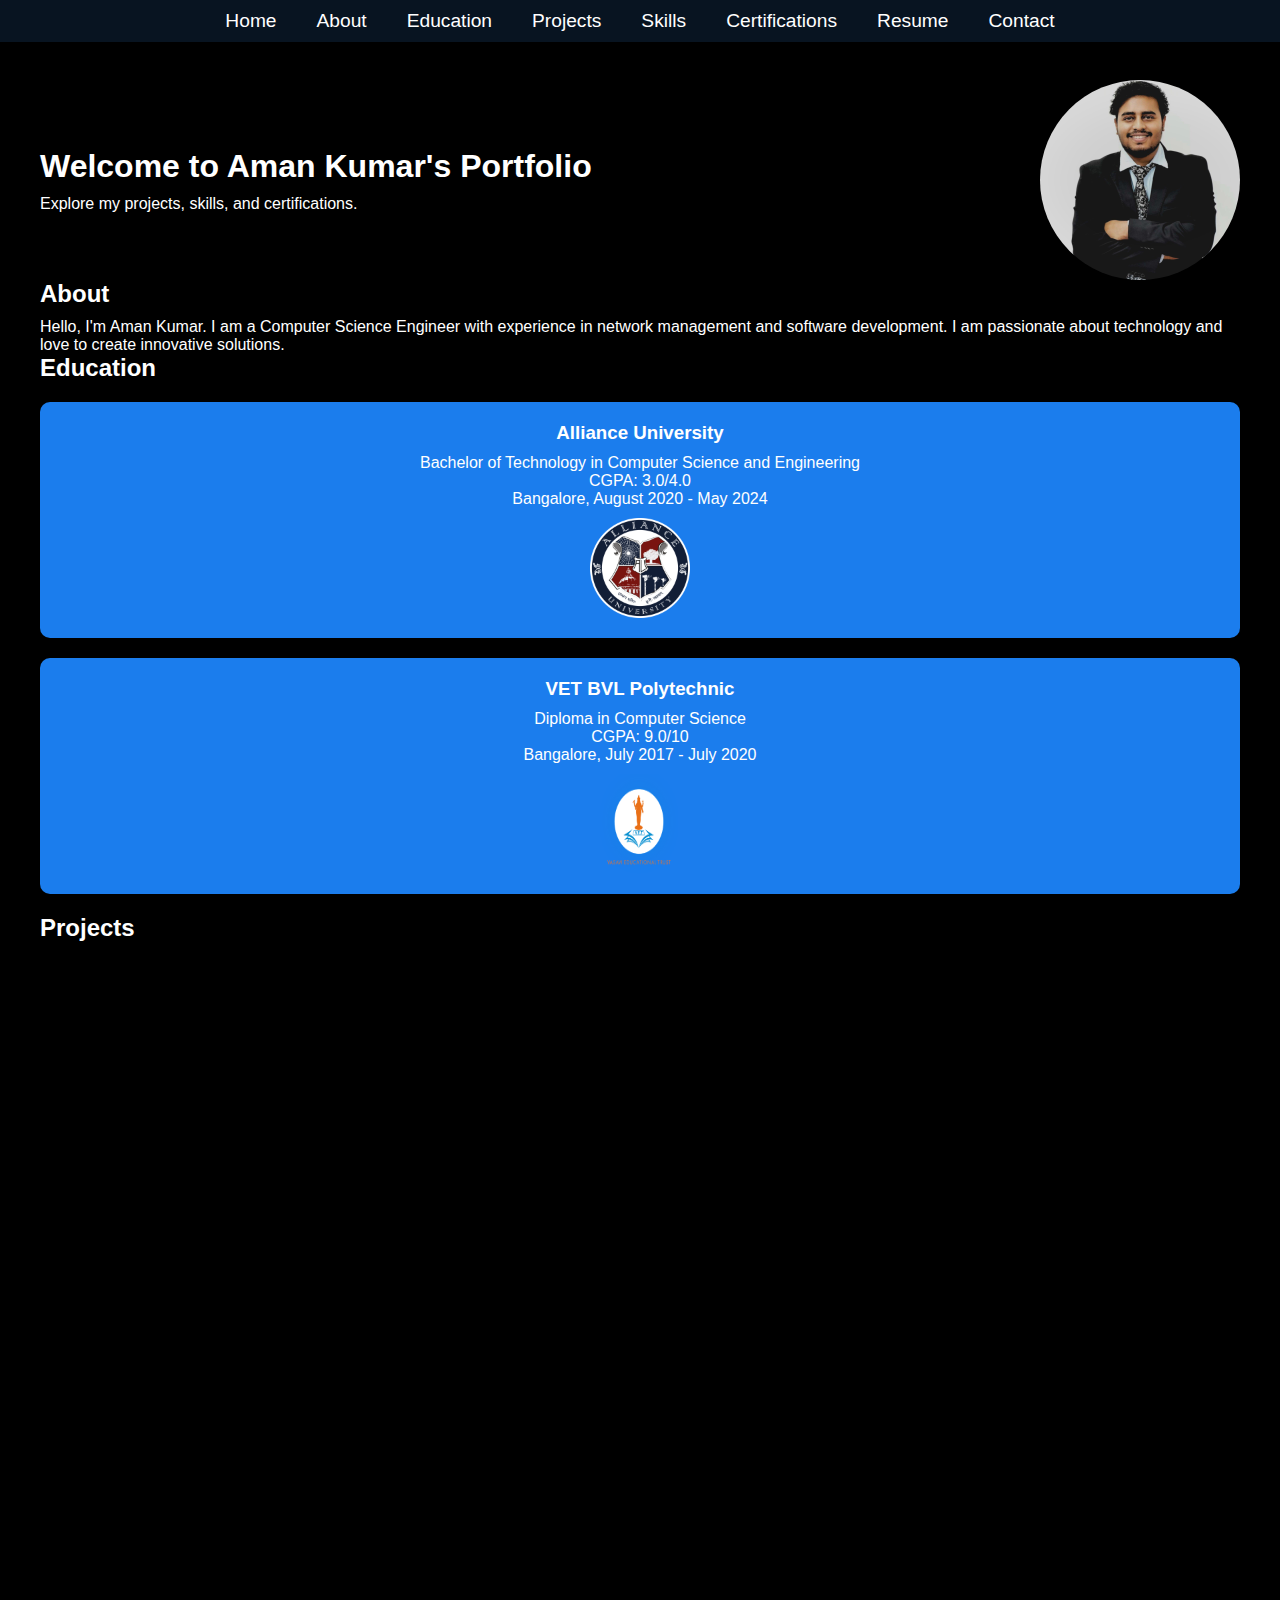
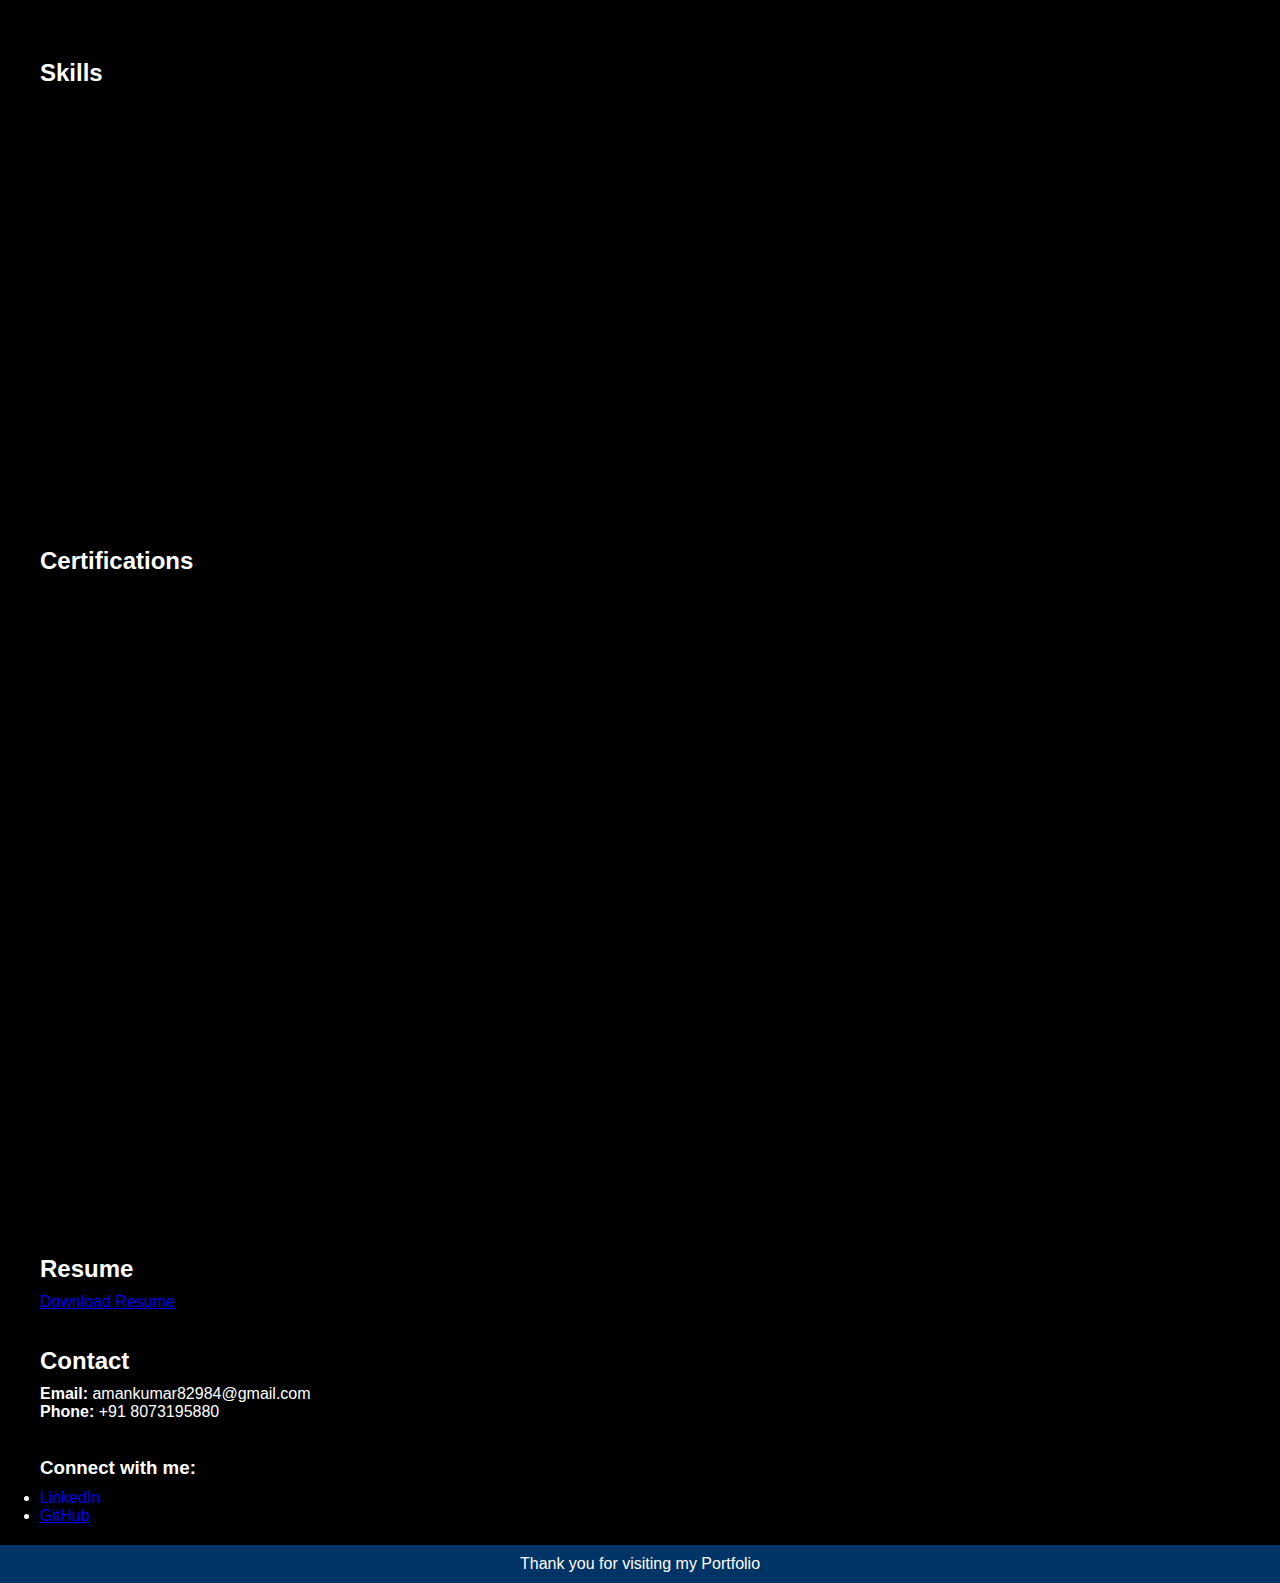
<file: index.html>
<!DOCTYPE html>
<html lang="en">

<head>
    <meta charset="UTF-8">
    <meta name="viewport" content="width=device-width, initial-scale=1.0">
    <title>Aman Kumar's Portfolio</title>
    <link rel="stylesheet" href="styles.css">
</head>

<body>
    <header>
        <nav>
            <ul>
                <li><a href="#home">Home</a></li>
                <li><a href="#about">About</a></li>
                <li><a href="#education">Education</a></li>
                <li><a href="#projects">Projects</a></li>
                <li><a href="#skills">Skills</a></li>
                <li><a href="#certifications">Certifications</a></li>
                <li><a href="#resume">Resume</a></li>
                <li><a href="#contact">Contact</a></li>
            </ul>
        </nav>
    </header>

    <div class="main-content">
        <section id="home">
            <div class="container home-section">
                <div class="intro">
                    <h1>Welcome to Aman Kumar's Portfolio</h1>
                    <p>Explore my projects, skills, and certifications.</p>
                </div>
                <img src="pfp.jpeg" alt="Aman Kumar" class="home-img">
            </div>
        </section>

        <section id="about">
            <div class="container">
                <h2>About</h2>
                <p>Hello, I'm Aman Kumar. I am a Computer Science Engineer with experience in network management and
                    software development. I am passionate about technology and love to create innovative solutions.</p>
            </div>
        </section>

        <section id="education">
            <div class="container">
                <h2>Education</h2>
                <div class="card">
                    <h3>Alliance University</h3>
                    <p>Bachelor of Technology in Computer Science and Engineering</p>
                    <p>CGPA: 3.0/4.0</p>
                    <p>Bangalore, August 2020 - May 2024</p>
                    <img src="Au.png" alt="Alliance University">
                </div>
                <div class="card">
                    <h3>VET BVL Polytechnic</h3>
                    <p>Diploma in Computer Science</p>
                    <p>CGPA: 9.0/10</p>
                    <p>Bangalore, July 2017 - July 2020</p>
                    <img src="VET.png" alt="VET BVL Polytechnic">
                </div>
            </div>
        </section>

        <section id="projects">
            <div class="container">
                <h2>Projects</h2>
                <div class="card">
                    <h3>Augmented Reality Application for Watches & Wrist Accessories</h3>
                    <p>I developed an Augmented Reality (AR) application designed to revolutionize the shopping
                        experience for watches and wrist accessories. This innovative app allows users to virtually try
                        on various watches and wrist accessories in real-time through their smartphones or tablets. By
                        leveraging AR technology, users can see how different watches and accessories look on their
                        wrists without physically trying them on, providing a more immersive and convenient shopping
                        experience. The application utilizes advanced 3D modeling and rendering techniques to ensure
                        realistic visualization, enhancing user confidence in their purchasing decisions. This project
                        not only showcases my proficiency in AR development but also demonstrates my commitment to
                        leveraging technology to enhance consumer interactions and usability in the retail sector."</p>
                    <img src="AR.jpg" alt="AR App">

                </div>
                <div class="card">
                    <h3>Enhancement of Restaurant Operations through QR Code Implementation</a></h3>
                    <p>I developed an Android application aimed at enhancing restaurant operations through QR code
                        integration, streamlining processes such as ordering, billing, and customer feedback. This
                        innovative solution improved operational efficiency and customer experience by providing
                        real-time updates and personalized interactions. Utilizing Java and Android Studio, I designed a
                        user-friendly interface and integrated QR code functionalities to facilitate seamless
                        communication between customers and restaurant staff. The project successfully modernized
                        restaurant management, ensuring prompt service and increased customer satisfaction through
                        effective use of digital technology.</p>
                    <img src="QRR.jpg" alt="QR Code App">
                    </a>
                </div>
                <div class="card">
                    <h3>Weather Monitoring Website</a></h3>
                    <p>I developed a weather monitoring website utilizing HTML, CSS, JavaScript, and integrating a
                        Weather API to provide real-time weather information to users. The website features a
                        user-friendly interface where users can enter locations to retrieve current weather conditions,
                        forecasts, and other relevant data. Leveraging HTML and CSS, I ensured a responsive design that
                        adapts seamlessly across different devices. JavaScript was employed to handle API requests and
                        dynamically update weather information on the site without requiring page reloads. This project
                        not only honed my front-end development skills but also showcased my ability to integrate
                        third-party APIs to deliver functional and engaging web experiences centered around real-time
                        data.</p>
                    <img src="WM.png" alt="Weather Site">
                    <a href="https://github.com/Ammmaannnn/Ammmaannnn/tree/main/Weather-main" target="_blank">
                        <h1> Click here to see the project</h1>
                    </a>
                </div>
                <div class="card">
                    <h3>Fake News Detection Using Machine Learning Techniques</a></h3>
                    <p>I undertook a project focused on fake news detection using Artificial Intelligence and Machine
                        Learning techniques. This involved implementing Natural Language Processing (NLP) algorithms to
                        analyze text content and identify misleading or false information. Leveraging Python programming
                        along with libraries such as scikit-learn and TensorFlow, I developed a model that could
                        classify news articles based on their authenticity. The project included preprocessing text
                        data, feature extraction, and training various machine learning models such as Support Vector
                        Machines (SVMs) and Neural Networks. Through this project, I gained valuable experience in data
                        preprocessing, model training, and evaluation, contributing to my proficiency in AI and ML
                        application for tackling contemporary issues like misinformation.</p>
                    <img src="FN.jpg" alt="Fake News Detection">
                    <a href="https://github.com/Ammmaannnn/Ammmaannnn/blob/main/Fake-news-detection.ipynb" target="_blank">
                        <h1> Click here to see the project</h1>
                    </a>
                </div>


                <div class="card">
                    <h3>Car Racing Game</a></h3>
                    <p>I developed an interactive car game using HTML, CSS, and JavaScript, showcasing my skills in
                        frontend web development and game design. The game features dynamic visuals and smooth gameplay,
                        where players navigate a virtual road, avoiding obstacles and collecting points. It demonstrates
                        my proficiency in implementing user interfaces, animations, and event handling to create an
                        engaging and immersive gaming experience. This project not only highlights my technical
                        abilities but also reflects my passion for crafting enjoyable interactive applications.</p>
                    <img src="car-r.png" alt="Fake News Detection">
                    <a href="https://github.com/Ammmaannnn/Ammmaannnn/tree/main/Car-Racing-Game/assets" target="_blank">
                        <h1> Click here to see the project</h1>
                    </a>
                </div>
                <div class="card">
                    <h3>Quiz Application</a></h3>
                    <p> Designed and developed an interactive quiz using HTML, CSS, and JavaScript to showcase my skills
                        in frontend web development. The quiz features dynamic questions with multiple-choice answers,
                        providing an engaging user experience. CSS styling ensures a visually appealing interface, while
                        JavaScript handles quiz logic, including scoring and feedback mechanisms. This project not only
                        demonstrates my proficiency in frontend technologies but also highlights my ability to create
                        interactive and educational web applications..</p>
                    <img src="QZ.png" alt="Fake News Detection">
                    <a href="https://github.com/Ammmaannnn/Ammmaannnn/tree/main/Quiz-Application-main" target="_blank">
                        <h1> Click here to see the project</h1>
                    </a>
                </div>
                <div class="card">
                    <h3>Hotel Management System</a></h3>
                    <p>I developed a comprehensive hotel management website using HTML, CSS, and JavaScript for the
                        frontend to create a responsive and visually appealing user interface. The website allows users
                        to browse hotel rooms, make reservations, and view booking details. For the backend, I utilized
                        MySQL for database management and PHP for server-side scripting. MySQL was employed to store and
                        manage hotel room data, user profiles, and booking information efficiently. PHP facilitated
                        dynamic content generation, enabling functionalities such as user authentication, booking
                        processing, and data retrieval from the MySQL database. This project not only enhanced my
                        frontend development skills but also provided valuable experience in backend integration and
                        database management in a real-world web application context."</p>
                    <img src="HTL.jpeg" alt="Fake News Detection">
                    <a href="https://github.com/Ammmaannnn/Ammmaannnn/tree/main/Hotel-Management-System-master"
                        target="_blank">
                        <h1> Click here to see the project</h1>
                    </a>
                </div>
            </div>
        </section>

        <section id="skills">
            <div class="container">
                <h2>Skills</h2>
                <div class="card">
                    <h3>Programming Languages</h3>
                    <p>Java, C, C++, C#, Python, HTML, CSS, JavaScript, PHP</p>
                </div>
                <div class="card">
                    <h3>Libraries/Frameworks</h3>
                    <p>Spring, .NET, Bootstrap, React, Vuforia</p>
                </div>
                <div class="card">
                    <h3>Tools and Platforms</h3>
                    <p>VS Code, Eclipse, Atom, Jupyter Notebook, Google Colab, Apache Tomcat, Unity, Blender, GitHub,
                        Linux, Windows</p>
                </div>
                <div class="card">
                    <h3>Databases</h3>
                    <p>MySQL, Firestore, Firebase, MongoDB, NoSQL</p>
                </div>
            </div>
        </section>

        <section id="certifications">
            <div class="container">
                <h2>Certifications</h2>
                <div class="card">
                    <h3>IBM Full Stack Development Course</h3>
                    <p>Coursera</p>
                    <img src="IBM.jpeg" alt="IBM Certificate">
                </div>
                <div class="card">
                    <h3>Training on Basic A+ LN+</h3>
                    <p>Indian Institute of Hardware Technology</p>
                    <img src="MTH.png" alt="A+ Certificate">
                </div>
                <div class="card">
                    <h3>Python Programming</h3>
                    <p>VET BVL Polytechnic</p>
                    <img src="UCD.jpg" alt="Python Certificate">
                </div>
            </div>
        </section>

        <section id="resume">
            <div class="container">
                <h2>Resume</h2>
                <p><a href="https://docs.google.com/document/d/1GzF1MBuNYAw6jI2LNtxgQolmAY9Hm7Ff/edit?usp=drive_link&ouid=106350191081039277042&rtpof=true&sd=true"
                        target="_blank">Download Resume</a></p>
            </div>
        </section>
        <br>
        <br>

        <section id="contacts">
            <div class="container">
                <h2>Contact</h2>
                <div class="contact-info">
                    <p><strong>Email:</strong> amankumar82984@gmail.com</p>
                    <p><strong>Phone:</strong> +91 8073195880</p>
                </div>
                <div class="socials">
                    <br>
                    <br>

                    <h3>Connect with me:</h3>
                    <ul>
                        <li><a href="https://www.linkedin.com/in/aman-kumar-a61b211ba/" style="text-decoration:white"
                                target="_blank">LinkedIn</a></li>
                        <li><a href="https://github.com/Ammmaannnn/Ammmaannnn" "style=" text-decoration:white"
                                target="_blank">GitHub</a></li>
                    </ul>
                </div>
            </div>
        </section>
    </div>

    <footer>
        <div class="container">
            <p>Thank you for visiting my Portfolio</p>
        </div>
    </footer>

    <script src="scripts.js"></script>
</body>

</html>
</file>
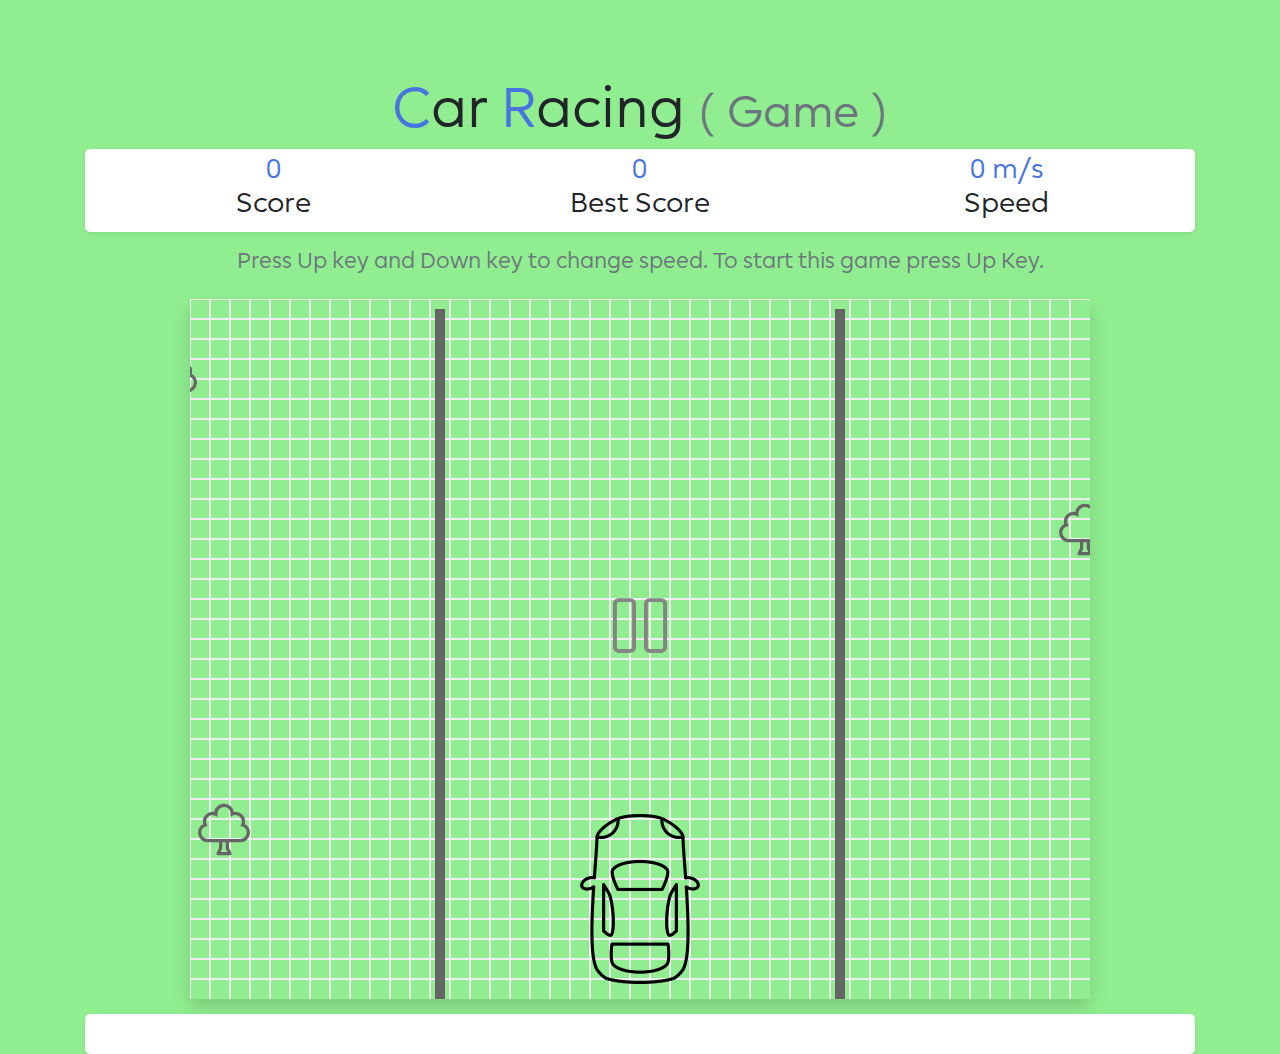
<file: Car-Racing-Game/index.html>
<!doctype html>
<html lang="en">

<head>
    <!-- Required meta tags -->
    <meta charset="utf-8">
    <meta name="viewport" content="width=device-width, initial-scale=1, shrink-to-fit=no">
    <title>Car Racing</title>
    <link rel="stylesheet" type="text/css" href="./assets/css/style.css">
    <link rel="stylesheet" href="./assets/css/all.min.css">
</head>

<body style="background-color:lightgreen;">
    <div class="container mb-4 mt-4">
        <center>
            <!-- Title -->
            <h1 style="font-size: 3.5rem;">
                <font class="text-primary">C</font>ar <font class="text-primary">R</font>acing <small
                    class="text-muted"> (
                    Game )</small>
            </h1>
              </center>
        <div class="card shadow-sm mx-auto mb-3">
            <div class="card-body row pb-1 pt-1">
                <div class="col-md-4 text-center">
                    <h3 id="score_ID" class="text-primary mb-0">0</h3>
                    <h3>Score</h3>
                </div>
                <div class="col-md-4 text-center">
                    <h3 id="maxScore_ID" class="text-primary mb-0">0</h3>
                    <h3>Best Score</h3>
                </div>
                <div class="col-md-4 text-center">
                    <h3 id="speed_ID" class="text-primary mb-0">0 m/s</h3>
                    <h3>Speed</h3>
                </div>
            </div>
        </div>
        <center>
            <h4 class="text-muted">Press Up key and Down key to change speed. To start this game press Up Key.</h4>
            <!-- Canvas with map image  -->
            <canvas class="shadow mt-3 mb-0" height="700" width="900" id="myCanvas"
                style="background: url('assets/images/back.png');"></canvas>
        </center>
        <div class="mt-2 card shadow-sm">
            <div class="card-body">
               
            </div>
        </div>
    </div>
    <!-- Include script.js file -->
    <script type="text/javascript" src="./assets/js/script.js"></script>
</body>

</html>
</file>
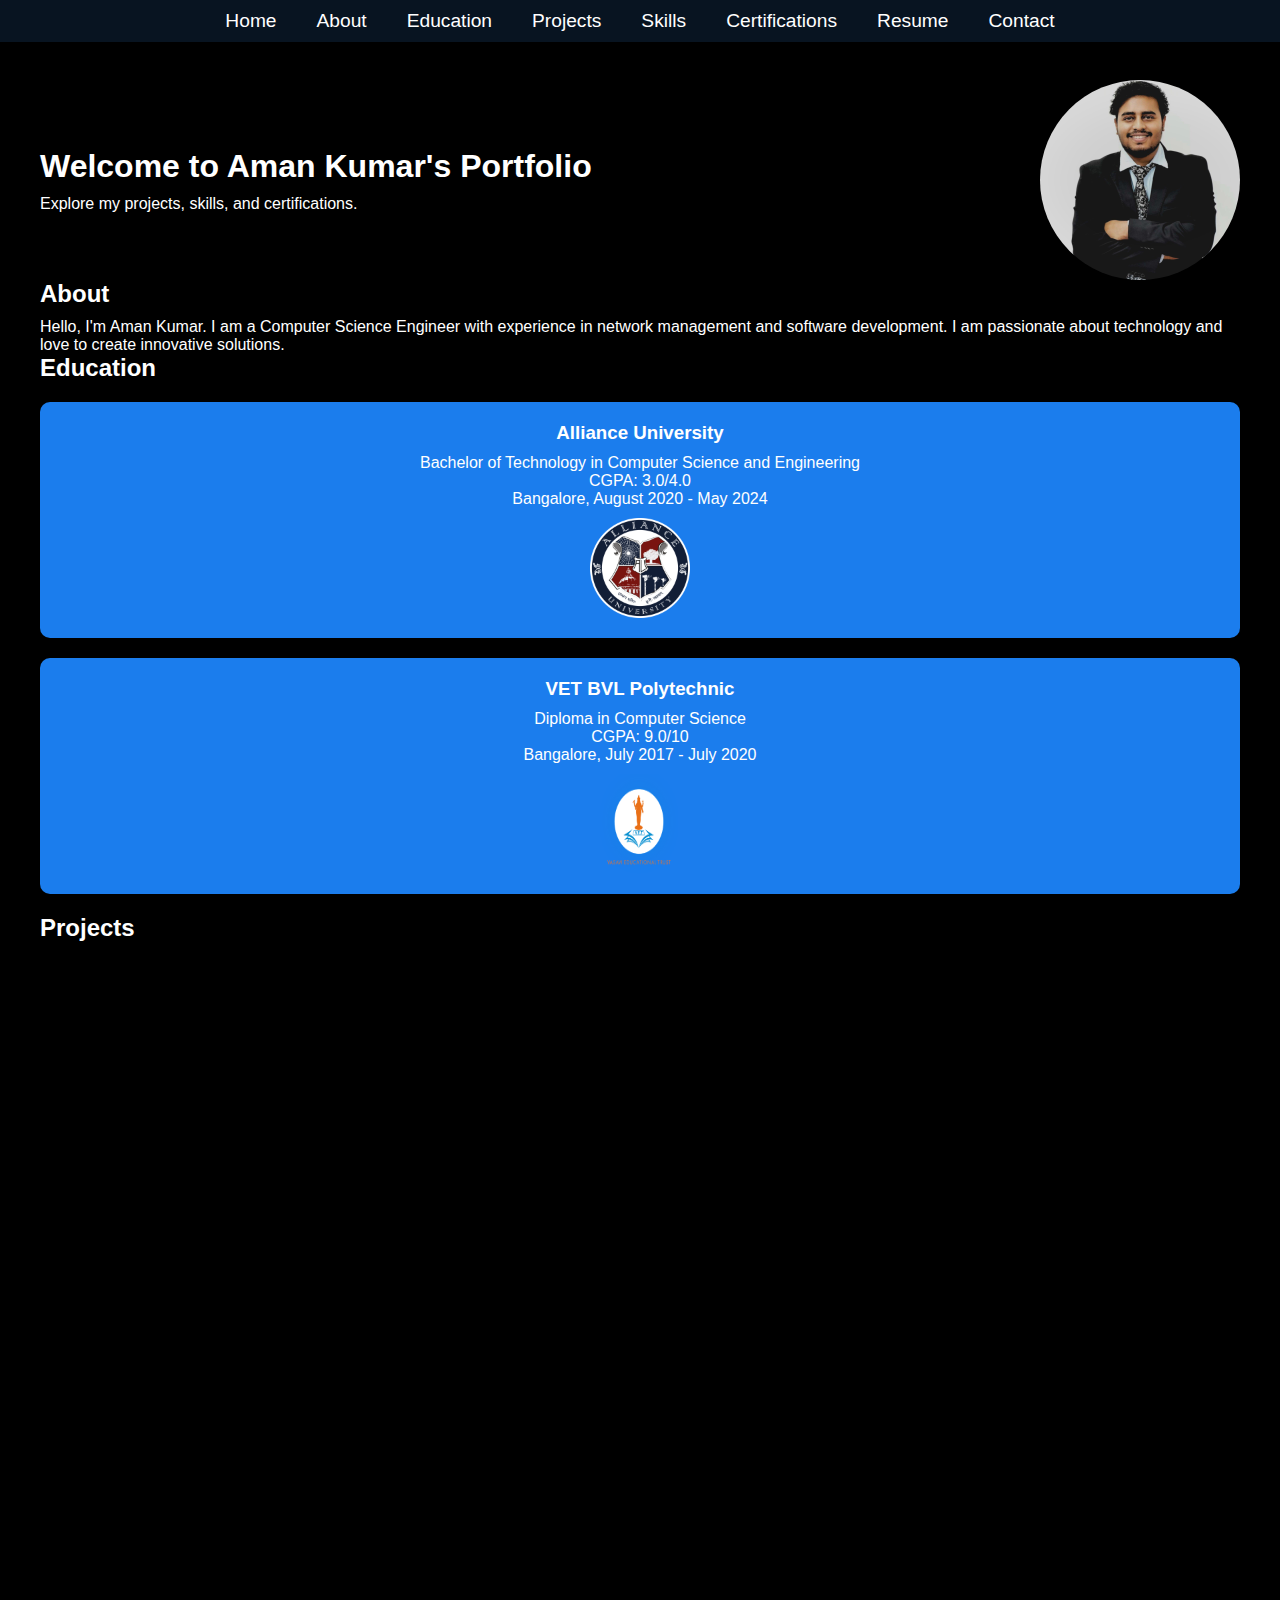
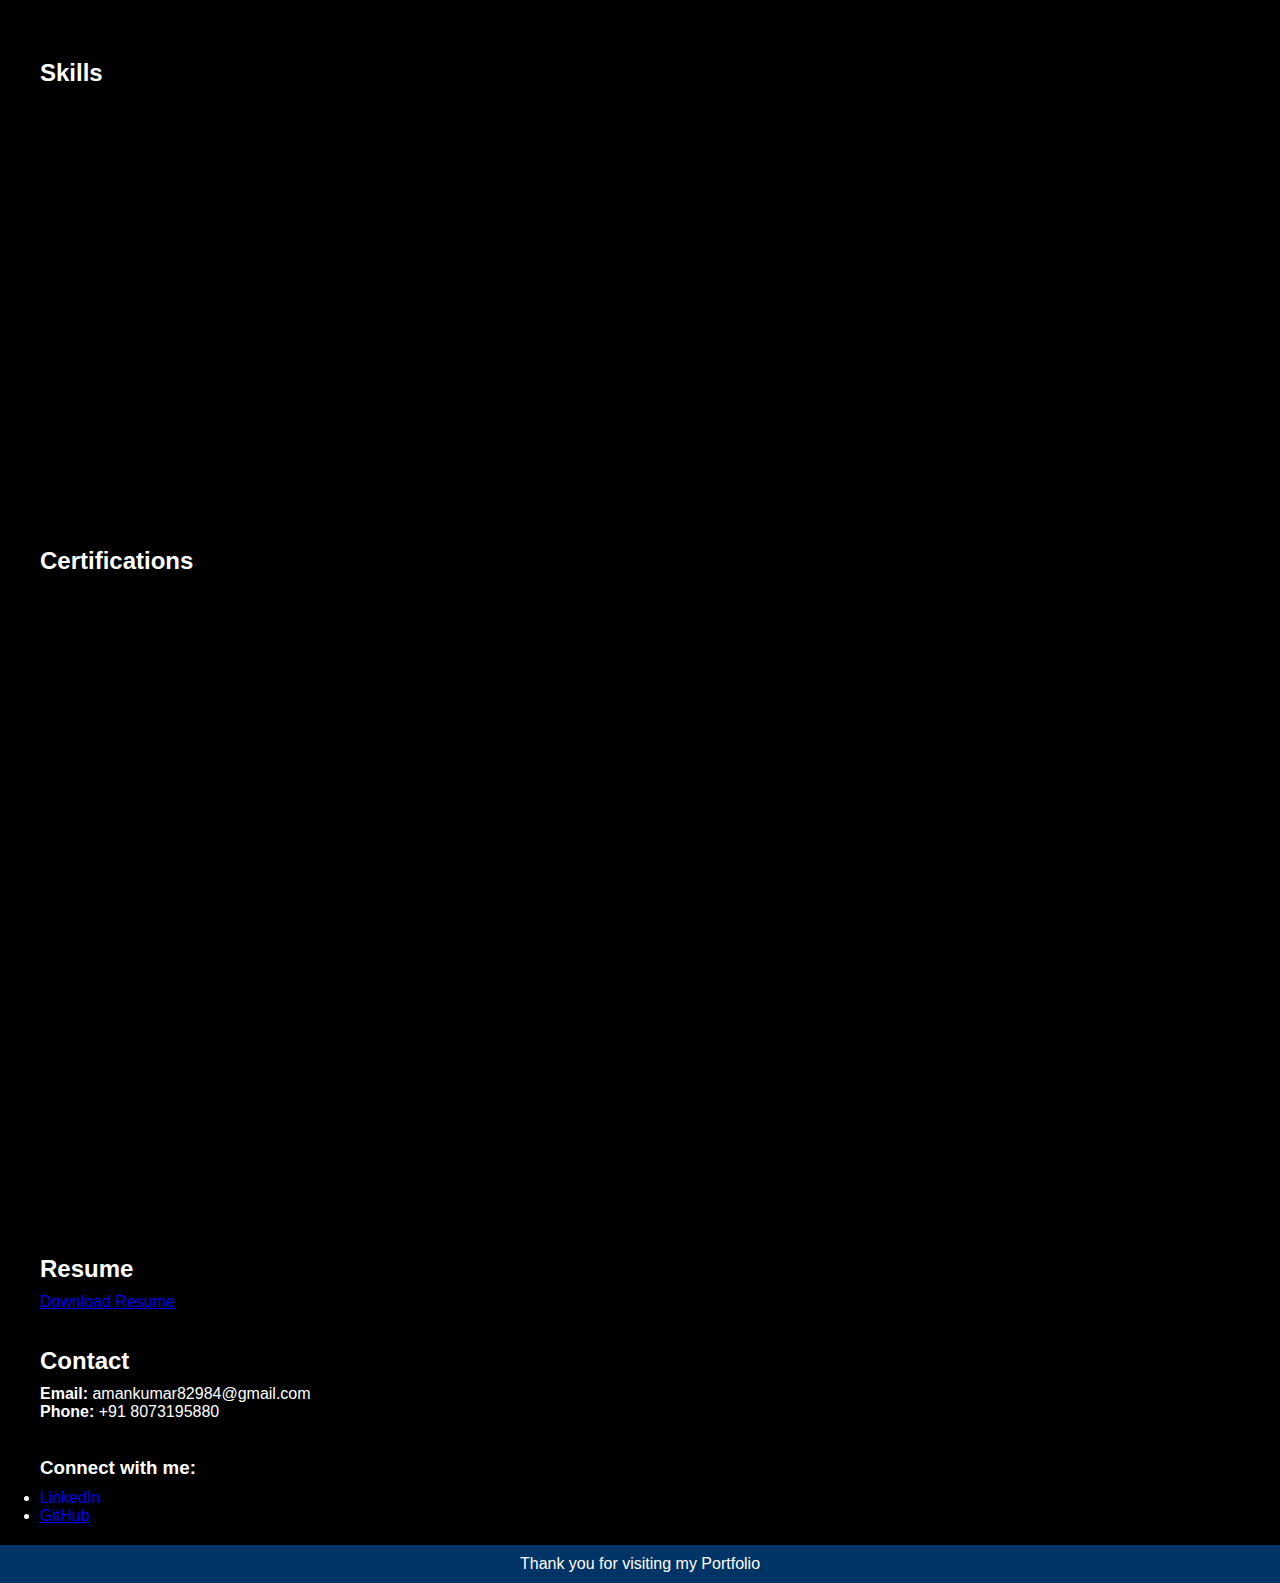
<file: Portfolio/index.html>
<!DOCTYPE html>
<html lang="en">

<head>
    <meta charset="UTF-8">
    <meta name="viewport" content="width=device-width, initial-scale=1.0">
    <title>Aman Kumar's Portfolio</title>
    <link rel="stylesheet" href="styles.css">
</head>

<body>
    <header>
        <nav>
            <ul>
                <li><a href="#home">Home</a></li>
                <li><a href="#about">About</a></li>
                <li><a href="#education">Education</a></li>
                <li><a href="#projects">Projects</a></li>
                <li><a href="#skills">Skills</a></li>
                <li><a href="#certifications">Certifications</a></li>
                <li><a href="#resume">Resume</a></li>
                <li><a href="#contact">Contact</a></li>
            </ul>
        </nav>
    </header>

    <div class="main-content">
        <section id="home">
            <div class="container home-section">
                <div class="intro">
                    <h1>Welcome to Aman Kumar's Portfolio</h1>
                    <p>Explore my projects, skills, and certifications.</p>
                </div>
                <img src="pfp.jpeg" alt="Aman Kumar" class="home-img">
            </div>
        </section>

        <section id="about">
            <div class="container">
                <h2>About</h2>
                <p>Hello, I'm Aman Kumar. I am a Computer Science Engineer with experience in network management and
                    software development. I am passionate about technology and love to create innovative solutions.</p>
            </div>
        </section>

        <section id="education">
            <div class="container">
                <h2>Education</h2>
                <div class="card">
                    <h3>Alliance University</h3>
                    <p>Bachelor of Technology in Computer Science and Engineering</p>
                    <p>CGPA: 3.0/4.0</p>
                    <p>Bangalore, August 2020 - May 2024</p>
                    <img src="Au.png" alt="Alliance University">
                </div>
                <div class="card">
                    <h3>VET BVL Polytechnic</h3>
                    <p>Diploma in Computer Science</p>
                    <p>CGPA: 9.0/10</p>
                    <p>Bangalore, July 2017 - July 2020</p>
                    <img src="VET.png" alt="VET BVL Polytechnic">
                </div>
            </div>
        </section>

        <section id="projects">
            <div class="container">
                <h2>Projects</h2>
                <div class="card">
                    <h3>Augmented Reality Application for Watches & Wrist Accessories</h3>
                    <p>I developed an Augmented Reality (AR) application designed to revolutionize the shopping
                        experience for watches and wrist accessories. This innovative app allows users to virtually try
                        on various watches and wrist accessories in real-time through their smartphones or tablets. By
                        leveraging AR technology, users can see how different watches and accessories look on their
                        wrists without physically trying them on, providing a more immersive and convenient shopping
                        experience. The application utilizes advanced 3D modeling and rendering techniques to ensure
                        realistic visualization, enhancing user confidence in their purchasing decisions. This project
                        not only showcases my proficiency in AR development but also demonstrates my commitment to
                        leveraging technology to enhance consumer interactions and usability in the retail sector."</p>
                    <img src="AR.jpg" alt="AR App">

                </div>
                <div class="card">
                    <h3>Enhancement of Restaurant Operations through QR Code Implementation</a></h3>
                    <p>I developed an Android application aimed at enhancing restaurant operations through QR code
                        integration, streamlining processes such as ordering, billing, and customer feedback. This
                        innovative solution improved operational efficiency and customer experience by providing
                        real-time updates and personalized interactions. Utilizing Java and Android Studio, I designed a
                        user-friendly interface and integrated QR code functionalities to facilitate seamless
                        communication between customers and restaurant staff. The project successfully modernized
                        restaurant management, ensuring prompt service and increased customer satisfaction through
                        effective use of digital technology.</p>
                    <img src="QRR.jpg" alt="QR Code App">
                    </a>
                </div>
                <div class="card">
                    <h3>Weather Monitoring Website</a></h3>
                    <p>I developed a weather monitoring website utilizing HTML, CSS, JavaScript, and integrating a
                        Weather API to provide real-time weather information to users. The website features a
                        user-friendly interface where users can enter locations to retrieve current weather conditions,
                        forecasts, and other relevant data. Leveraging HTML and CSS, I ensured a responsive design that
                        adapts seamlessly across different devices. JavaScript was employed to handle API requests and
                        dynamically update weather information on the site without requiring page reloads. This project
                        not only honed my front-end development skills but also showcased my ability to integrate
                        third-party APIs to deliver functional and engaging web experiences centered around real-time
                        data.</p>
                    <img src="WM.png" alt="Weather Site">
                    <a href="https://github.com/Ammmaannnn/Ammmaannnn/tree/main/Weather-main" target="_blank">
                        <h1> Click here to see the project</h1>
                    </a>
                </div>
                <div class="card">
                    <h3>Fake News Detection Using Machine Learning Techniques</a></h3>
                    <p>I undertook a project focused on fake news detection using Artificial Intelligence and Machine
                        Learning techniques. This involved implementing Natural Language Processing (NLP) algorithms to
                        analyze text content and identify misleading or false information. Leveraging Python programming
                        along with libraries such as scikit-learn and TensorFlow, I developed a model that could
                        classify news articles based on their authenticity. The project included preprocessing text
                        data, feature extraction, and training various machine learning models such as Support Vector
                        Machines (SVMs) and Neural Networks. Through this project, I gained valuable experience in data
                        preprocessing, model training, and evaluation, contributing to my proficiency in AI and ML
                        application for tackling contemporary issues like misinformation.</p>
                    <img src="FN.jpg" alt="Fake News Detection">
                    <a href="https://github.com/Ammmaannnn/Ammmaannnn/blob/main/Fake-news-detection.ipynb" target="_blank">
                        <h1> Click here to see the project</h1>
                    </a>
                </div>


                <div class="card">
                    <h3>Car Racing Game</a></h3>
                    <p>I developed an interactive car game using HTML, CSS, and JavaScript, showcasing my skills in
                        frontend web development and game design. The game features dynamic visuals and smooth gameplay,
                        where players navigate a virtual road, avoiding obstacles and collecting points. It demonstrates
                        my proficiency in implementing user interfaces, animations, and event handling to create an
                        engaging and immersive gaming experience. This project not only highlights my technical
                        abilities but also reflects my passion for crafting enjoyable interactive applications.</p>
                    <img src="car-r.png" alt="Fake News Detection">
                    <a href="https://github.com/Ammmaannnn/Ammmaannnn/tree/main/Car-Racing-Game/assets" target="_blank">
                        <h1> Click here to see the project</h1>
                    </a>
                </div>
                <div class="card">
                    <h3>Quiz Application</a></h3>
                    <p> Designed and developed an interactive quiz using HTML, CSS, and JavaScript to showcase my skills
                        in frontend web development. The quiz features dynamic questions with multiple-choice answers,
                        providing an engaging user experience. CSS styling ensures a visually appealing interface, while
                        JavaScript handles quiz logic, including scoring and feedback mechanisms. This project not only
                        demonstrates my proficiency in frontend technologies but also highlights my ability to create
                        interactive and educational web applications..</p>
                    <img src="QZ.png" alt="Fake News Detection">
                    <a href="https://github.com/Ammmaannnn/Ammmaannnn/tree/main/Quiz-Application-main" target="_blank">
                        <h1> Click here to see the project</h1>
                    </a>
                </div>
                <div class="card">
                    <h3>Hotel Management System</a></h3>
                    <p>I developed a comprehensive hotel management website using HTML, CSS, and JavaScript for the
                        frontend to create a responsive and visually appealing user interface. The website allows users
                        to browse hotel rooms, make reservations, and view booking details. For the backend, I utilized
                        MySQL for database management and PHP for server-side scripting. MySQL was employed to store and
                        manage hotel room data, user profiles, and booking information efficiently. PHP facilitated
                        dynamic content generation, enabling functionalities such as user authentication, booking
                        processing, and data retrieval from the MySQL database. This project not only enhanced my
                        frontend development skills but also provided valuable experience in backend integration and
                        database management in a real-world web application context."</p>
                    <img src="HTL.jpeg" alt="Fake News Detection">
                    <a href="https://github.com/Ammmaannnn/Ammmaannnn/tree/main/Hotel-Management-System-master"
                        target="_blank">
                        <h1> Click here to see the project</h1>
                    </a>
                </div>
            </div>
        </section>

        <section id="skills">
            <div class="container">
                <h2>Skills</h2>
                <div class="card">
                    <h3>Programming Languages</h3>
                    <p>Java, C, C++, C#, Python, HTML, CSS, JavaScript, PHP</p>
                </div>
                <div class="card">
                    <h3>Libraries/Frameworks</h3>
                    <p>Spring, .NET, Bootstrap, React, Vuforia</p>
                </div>
                <div class="card">
                    <h3>Tools and Platforms</h3>
                    <p>VS Code, Eclipse, Atom, Jupyter Notebook, Google Colab, Apache Tomcat, Unity, Blender, GitHub,
                        Linux, Windows</p>
                </div>
                <div class="card">
                    <h3>Databases</h3>
                    <p>MySQL, Firestore, Firebase, MongoDB, NoSQL</p>
                </div>
            </div>
        </section>

        <section id="certifications">
            <div class="container">
                <h2>Certifications</h2>
                <div class="card">
                    <h3>IBM Full Stack Development Course</h3>
                    <p>Coursera</p>
                    <img src="IBM.jpeg" alt="IBM Certificate">
                </div>
                <div class="card">
                    <h3>Training on Basic A+ LN+</h3>
                    <p>Indian Institute of Hardware Technology</p>
                    <img src="MTH.png" alt="A+ Certificate">
                </div>
                <div class="card">
                    <h3>Python Programming</h3>
                    <p>VET BVL Polytechnic</p>
                    <img src="UCD.jpg" alt="Python Certificate">
                </div>
            </div>
        </section>

        <section id="resume">
            <div class="container">
                <h2>Resume</h2>
                <p><a href="https://docs.google.com/document/d/1GzF1MBuNYAw6jI2LNtxgQolmAY9Hm7Ff/edit?usp=drive_link&ouid=106350191081039277042&rtpof=true&sd=true"
                        target="_blank">Download Resume</a></p>
            </div>
        </section>
        <br>
        <br>

        <section id="contacts">
            <div class="container">
                <h2>Contact</h2>
                <div class="contact-info">
                    <p><strong>Email:</strong> amankumar82984@gmail.com</p>
                    <p><strong>Phone:</strong> +91 8073195880</p>
                </div>
                <div class="socials">
                    <br>
                    <br>

                    <h3>Connect with me:</h3>
                    <ul>
                        <li><a href="https://www.linkedin.com/in/aman-kumar-a61b211ba/" style="text-decoration:white"
                                target="_blank">LinkedIn</a></li>
                        <li><a href="https://github.com/Ammmaannnn/Aman-Kumar-s-Repo" "style=" text-decoration:white"
                                target="_blank">GitHub</a></li>
                    </ul>
                </div>
            </div>
        </section>
    </div>

    <footer>
        <div class="container">
            <p>Thank you for visiting my Portfolio</p>
        </div>
    </footer>

    <script src="scripts.js"></script>
</body>

</html>
</file>
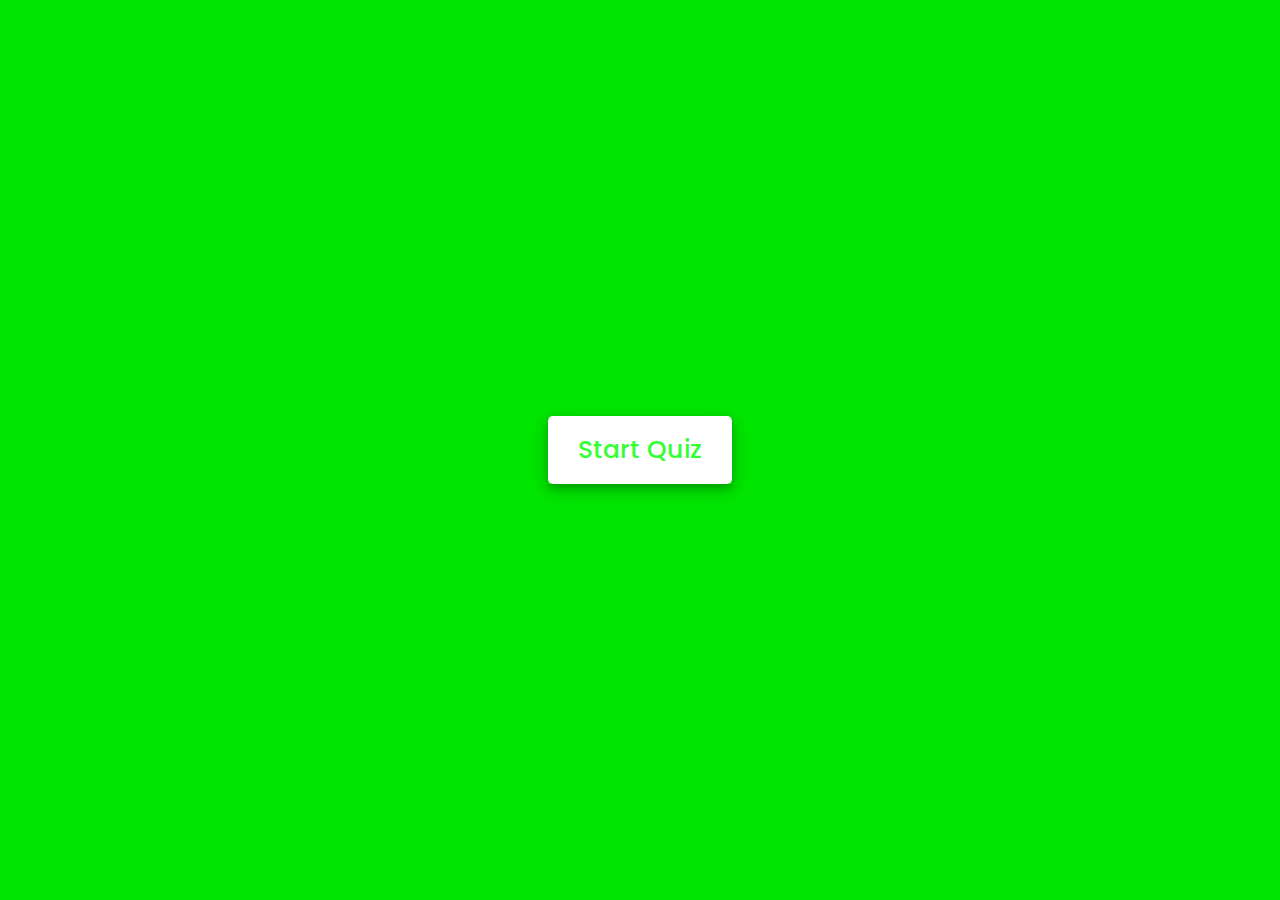
<file: Quiz-Application-main/index.html>
<!DOCTYPE html>
<html lang="en">
<head>
    <meta charset="UTF-8">
    <meta name="viewport" content="width=device-width, initial-scale=1.0">
    <title>Quiz Application</title>
    <link rel="icon" href="favicon.png">
    <link rel="stylesheet" href="style.css">
    <!-- FontAweome CDN Link for Icons-->
    <link rel="stylesheet" href="https://cdnjs.cloudflare.com/ajax/libs/font-awesome/5.15.3/css/all.min.css"/>
</head>
<body>
    <!-- start Quiz button -->
    <div class="start_btn"><button>Start Quiz</button></div>

    <!-- Info Box -->
    <div class="info_box">
        <div class="info-title"><span>Rules of this Quiz</span></div>
        <div class="info-list">
            <div class="info">1. You will have only <span>15 seconds</span> per each question.</div>
            <div class="info">2. Once you select your answer, it can't be undone.</div>
            <div class="info">3. You can't select any option once time goes off.</div>
            <div class="info">4. You can't exit from the Quiz while you're playing.</div>
            <div class="info">5. You'll get points on the basis of your correct answers.</div>
        </div>
        <div class="buttons">
            <button class="quit">Exit Quiz</button>
            <button class="restart">Continue</button>
        </div>
    </div>

    <!-- Quiz Box -->
    <div class="quiz_box">
        <header>
            <div class="title">Quiz Application</div>
            <div class="timer">
                <div class="time_left_txt">Time Left</div>
                <div class="timer_sec">15</div>
            </div>
            <div class="time_line"></div>
        </header>
        <section>
            <div class="que_text">
                <!-- Here I've inserted question from JavaScript -->
            </div>
            <div class="option_list">
                <!-- Here I've inserted options from JavaScript -->
            </div>
        </section>

        <!-- footer of Quiz Box -->
        <footer>
            <div class="total_que">
                <!-- Here I've inserted Question Count Number from JavaScript -->
            </div>
            <button class="next_btn">Next Question</button>
        </footer>
    </div>

    <!-- Result Box -->
    <div class="result_box">
        <div class="icon">
            <i class="fas fa-crown"></i>
        </div>
        <div class="complete_text">You've completed the Quiz!</div>
        <div class="score_text">
            <!-- Here I've inserted Score Result from JavaScript -->
        </div>
        <div class="buttons">
            <button class="restart">Replay Quiz</button>
            <button class="quit">Quit Quiz</button>
        </div>
    </div>

    <!-- Inside this JavaScript file I've inserted Questions and Options only -->
    <script src="js/questions.js"></script>

    <!-- Inside this JavaScript file I've coded all Quiz Codes -->
    <script src="js/script.js"></script>

</body>
</html>
</file>
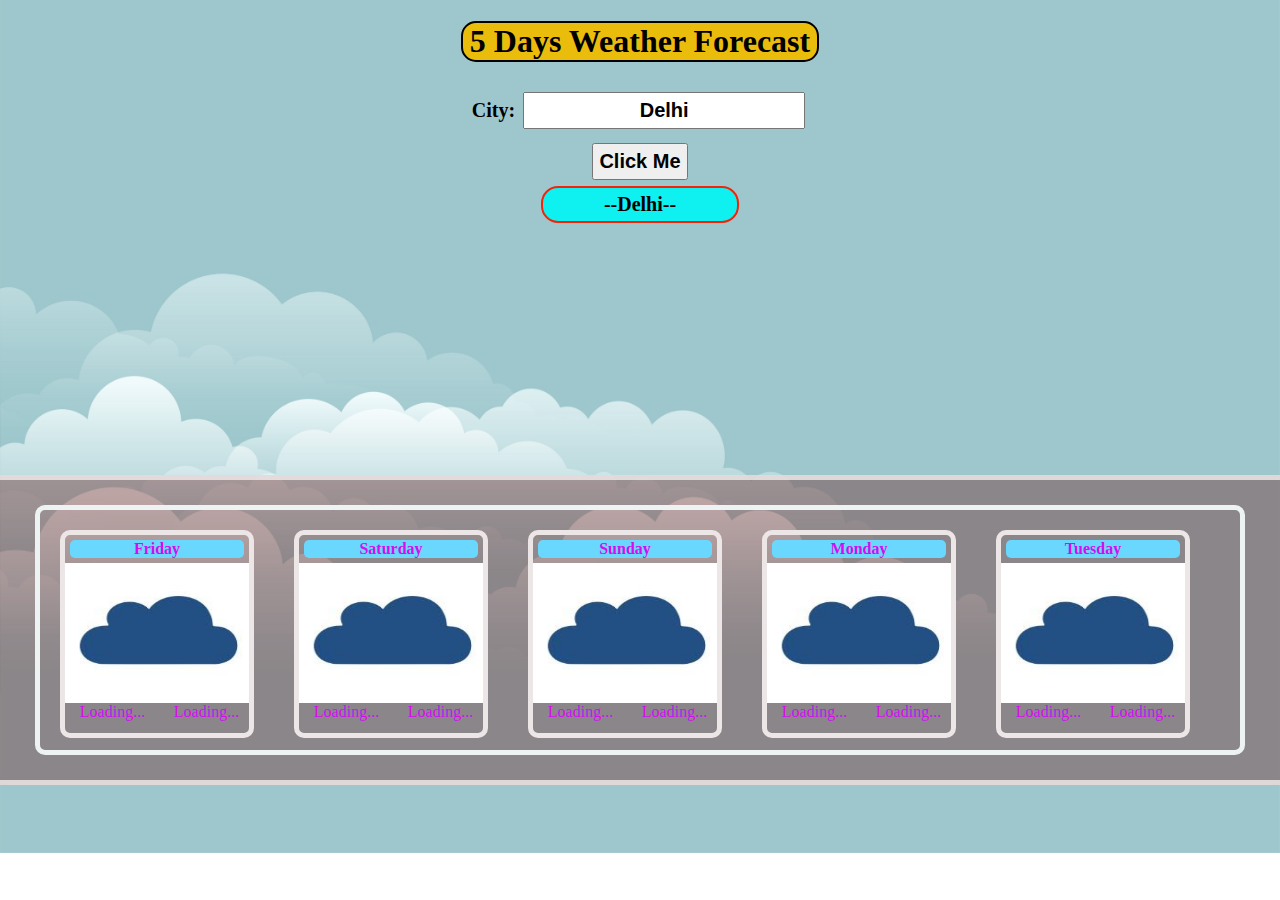
<file: Weather-main/index.html>
<!DOCTYPE html>
<html lang="en">
  <head>
    <meta charset="UTF-8" />
    <meta http-equiv="X-UA-Compatible" content="IE=edge" />
    <meta name="viewport" content="width=device-width, initial-scale=1.0" />
    <link rel="stylesheet" href="main.css" />

    <title>Document</title>
  </head>
  <body onload="DefaultScreen()">
    <center>
      <h1 id="Para1">5 Days Weather Forecast</h1>
      <p id="inputContainer">
        City:
        <input type="text" id="cityInput" placeholder="Enter Your Location" />
      </p>
      <button type="button" onclick="GetInfo()">Click Me</button>
      <h2 id="cityName">--DELHI--</h2>
    </center>

    <div id="weatherContainer">
      <div id="iconsContainer">
        <div class="icons">
          <p class="weather" id="day1"></p>
          <div class="image">
            <img src="Image/dots.png" class="imgClass" id="img1" />
          </div>
          <p class="minValues" id="day1Min">Loading...</p>
          <p class="maxValues" id="day1Max">Loading...</p>
        </div>
        <div class="icons">
          <p class="weather" id="day2"></p>
          <div class="image">
            <img src="Image/dots.png" class="imgClass" id="img2" />
          </div>
          <p class="minValues" id="day2Min">Loading...</p>
          <p class="maxValues" id="day2Max">Loading...</p>
        </div>
        <div class="icons">
          <p class="weather" id="day3"></p>
          <div class="image">
            <img src="Image/dots.png" class="imgClass" id="img3" />
          </div>
          <p class="minValues" id="day3Min">Loading...</p>
          <p class="maxValues" id="day3Max">Loading...</p>
        </div>
        <div class="icons">
          <p class="weather" id="day4"></p>
          <div class="image">
            <img src="Image/dots.png" class="imgClass" id="img4" />
          </div>
          <p class="minValues" id="day4Min">Loading...</p>
          <p class="maxValues" id="day4Max">Loading...</p>
        </div>
        <div class="icons">
          <p class="weather" id="day5"></p>
          <div class="image">
            <img src="Image/dots.png" class="imgClass" id="img5" />
          </div>
          <p class="minValues" id="day5Min">Loading...</p>
          <p class="maxValues" id="day5Max">Loading...</p>
        </div>
      </div>
    </div>

    <script src="main.js"></script>
  </body>
</html>
</file>
<file: Car-Racing-Game/assets/css/style.css>
:root {
  --blue: #4874E2;
  --indigo: #6610f2;
  --purple: #6f42c1;
  --pink: #e83e8c;
  --red: #FF8585;
  --orange: #fd7e14;
  --yellow: #ffc107;
  --green: #28a745;
  --teal: #20c997;
  --cyan: #17a2b8;
  --white: #fff;
  --gray: #6c757d;
  --gray-dark: #343a40;
  --primary: #4874E2;
  --primary-dark: #4168cb;
  --primary-light: #edf1fc;
  --secondary: #6c757d;
  --success: #28a745;
  --info: #17a2b8;
  --warning: #ffc107;
  --danger: #FF8585;
  --light: #f8f9fa;
  --dark: #343a40;
  --breakpoint-xs: 0;
  --breakpoint-sm: 576px;
  --breakpoint-md: 768px;
  --breakpoint-lg: 992px;
  --breakpoint-xl: 1200px;
  --font-family-sans-serif: -apple-system, BlinkMacSystemFont, "Segoe UI", Roboto, "Helvetica Neue", Arial, "Noto Sans", sans-serif, "Apple Color Emoji", "Segoe UI Emoji", "Segoe UI Symbol", "Noto Color Emoji";
  --font-family-monospace: SFMono-Regular, Menlo, Monaco, Consolas, "Liberation Mono", "Courier New", monospace;
}

*,
*::before,
*::after {
  box-sizing: border-box;
}

html {
  font-family: sans-serif;
  line-height: 1.15;
  height: 100%;
  -webkit-text-size-adjust: 100%;
  -webkit-tap-highlight-color: rgba(0, 0, 0, 0);
}

article, aside, figcaption, figure, footer, header, hgroup, main, nav, section {
  display: block;
}

body {
  margin: 0;
  font-size: 1rem;
  font-weight: 400;
  line-height: 1.5;
  color: #212529;
  height: 100%;
  text-align: left;
  background-color: #fff;
  font-family: 'lsSans-Regular', sans-serif;
  background-color: #fff;
  padding-top: 50px;
  overflow-y: scroll;
}

[tabindex="-1"]:focus {
  outline: 0 !important;
}

hr {
  box-sizing: content-box;
  height: 0;
  overflow: visible;
}

h1, h2, h3, h4, h5, h6 {
  margin-top: 0;
  margin-bottom: 0.5rem;
}

p {
  margin-top: 0;
  margin-bottom: 1rem;
}

abbr[title],
abbr[data-original-title] {
  text-decoration: underline;
  -webkit-text-decoration: underline dotted;
  text-decoration: underline dotted;
  cursor: help;
  border-bottom: 0;
  -webkit-text-decoration-skip-ink: none;
  text-decoration-skip-ink: none;
}

address {
  margin-bottom: 1rem;
  font-style: normal;
  line-height: inherit;
}

ol,
ul,
dl {
  margin-top: 0;
  margin-bottom: 1rem;
}

ol ol,
ul ul,
ol ul,
ul ol {
  margin-bottom: 0;
}

dt {
  font-weight: 700;
}

dd {
  margin-bottom: .5rem;
  margin-left: 0;
}

blockquote {
  margin: 0 0 1rem;
}

b,
strong {
  font-weight: bolder;
}

small {
  font-size: 80%;
}

sub,
sup {
  position: relative;
  font-size: 75%;
  line-height: 0;
  vertical-align: baseline;
}

sub {
  bottom: -.25em;
}

sup {
  top: -.5em;
}

a {
  color: var(--primary);
  text-decoration: underline;
  background-color: transparent;
  cursor: pointer;
}

a:hover {
  color: var(--primary-dark);
  text-decoration: underline;
}

a:not([href]):not([tabindex]) {
  color: var(--primary);
  text-decoration: underline;
}

a:not([href]):not([tabindex]):hover, a:not([href]):not([tabindex]):focus {
  color: var(--primary-dark);
  text-decoration: underline;
}

a:not([href]):not([tabindex]):focus {
  outline: 0;
}

pre,
code,
kbd,
samp {
  font-family: SFMono-Regular, Menlo, Monaco, Consolas, "Liberation Mono", "Courier New", monospace;
  font-size: 1em;
}

pre {
  margin-top: 0;
  margin-bottom: 1rem;
  overflow: auto;
}

figure {
  margin: 0 0 1rem;
}

img {
  /* vertical-align: middle; */
  border-style: none;
}

svg {
  overflow: hidden;
  vertical-align: middle;
}

table {
  border-collapse: collapse;
}

caption {
  padding-top: 0.75rem;
  padding-bottom: 0.75rem;
  color: #6c757d;
  text-align: left;
  caption-side: bottom;
}

th {
  text-align: inherit;
}

label {
  display: inline-block;
  margin-bottom: 0.5rem;
}

button {
  border-radius: 0;
}

button:focus {
  outline: 1px dotted;
  outline: 5px auto -webkit-focus-ring-color;
}

input,
button,
select,
optgroup,
textarea {
  margin: 0;
  font-family: inherit;
  font-size: inherit;
  line-height: inherit;
}

button,
input {
  overflow: visible;
}

button,
select {
  text-transform: none;
}

select {
  word-wrap: normal;
}

button,
[type="button"],
[type="reset"],
[type="submit"] {
  -webkit-appearance: button;
}

button:not(:disabled),
[type="button"]:not(:disabled),
[type="reset"]:not(:disabled),
[type="submit"]:not(:disabled) {
  cursor: pointer;
}

button::-moz-focus-inner,
[type="button"]::-moz-focus-inner,
[type="reset"]::-moz-focus-inner,
[type="submit"]::-moz-focus-inner {
  padding: 0;
  border-style: none;
}

input[type="radio"],
input[type="checkbox"] {
  box-sizing: border-box;
  padding: 0;
}

input[type="date"],
input[type="time"],
input[type="datetime-local"],
input[type="month"] {
  -webkit-appearance: listbox;
}

textarea {
  overflow: auto;
  resize: vertical;
}

fieldset {
  min-width: 0;
  padding: 0;
  margin: 0;
  border: 0;
}

legend {
  display: block;
  width: 100%;
  max-width: 100%;
  padding: 0;
  margin-bottom: .5rem;
  font-size: 1.5rem;
  line-height: inherit;
  color: inherit;
  white-space: normal;
}

progress {
  vertical-align: baseline;
}

[type="number"]::-webkit-inner-spin-button,
[type="number"]::-webkit-outer-spin-button {
  height: auto;
}

[type="search"] {
  outline-offset: -2px;
  -webkit-appearance: none;
}

[type="search"]::-webkit-search-decoration {
  -webkit-appearance: none;
}

::-webkit-file-upload-button {
  font: inherit;
  -webkit-appearance: button;
}

output {
  display: inline-block;
}

summary {
  display: list-item;
  cursor: pointer;
}

template {
  display: none;
}

[hidden] {
  display: none !important;
}

.heading-bold {
  font-weight: 500;
  line-height: 1.2;
  font-size: 1.3rem !important;
  font-family: "lsSans-Bold";
}

h1, h2, h3, h4, h5, h6,
.h1, .h2, .h3, .h4, .h5, .h6 {
  margin-bottom: 0.5rem;
  font-weight: 500;
  line-height: 1.2;
}

h1, .h1 {
  font-size: 2.5rem;
}

h2, .h2 {
  font-size: 2rem;
}

h3, .h3 {
  font-size: 1.75rem;
}

h4, .h4 {
  font-size: 1.4rem;
}

h5, .h5 {
  font-size: 1.1rem;
}

h6, .h6 {
  font-size: 1rem;
}

.lead {
  font-size: 1.25rem;
  font-weight: 300;
}

.display-1 {
  font-size: 6rem;
  font-weight: 300;
  line-height: 1.2;
}

.display-2 {
  font-size: 5.5rem;
  font-weight: 300;
  line-height: 1.2;
}

.display-3 {
  font-size: 4.5rem;
  font-weight: 300;
  line-height: 1.2;
}

.display-4 {
  font-size: 3.5rem;
  font-weight: 300;
  line-height: 1.2;
}

hr {
  margin-top: 1rem;
  margin-bottom: 1rem;
  border: 0;
  border-top: 1px solid rgba(0, 0, 0, 0.1);
}

small,
.small {
  font-size: 80%;
  font-weight: 400;
}

mark,
.mark {
  padding: 0.2em;
  background-color: #fcf8e3;
}

.list-unstyled {
  padding-left: 0;
  list-style: none;
}

.list-inline {
  padding-left: 0;
  list-style: none;
}

.list-inline-item {
  display: inline-block;
}

.list-inline-item:not(:last-child) {
  margin-right: 0.5rem;
}

.initialism {
  font-size: 90%;
  text-transform: uppercase;
}

.blockquote {
  margin-bottom: 1rem;
  font-size: 1.25rem;
}

.blockquote-footer {
  display: block;
  font-size: 80%;
  color: #6c757d;
}

.blockquote-footer::before {
  content: "\2014\00A0";
}

.img-fluid {
  max-width: 100%;
  height: auto;
}

.img-thumbnail {
  padding: 0.25rem;
  background-color: #fff;
  border: 1px solid #dee2e6;
  border-radius: 0.25rem;
  max-width: 100%;
  height: auto;
}

.figure {
  display: inline-block;
}

.figure-img {
  margin-bottom: 0.5rem;
  line-height: 1;
}

.figure-caption {
  font-size: 90%;
  color: #6c757d;
}

code {
  font-size: 87.5%;
  color: #e83e8c;
  word-break: break-word;
}

a > code {
  color: inherit;
}

kbd {
  padding: 0.2rem 0.4rem;
  font-size: 87.5%;
  color: #fff;
  background-color: #212529;
  border-radius: 0.2rem;
}

kbd kbd {
  padding: 0;
  font-size: 100%;
  font-weight: 700;
}

pre {
  display: block;
  font-size: 87.5%;
  color: #212529;
}

pre code {
  font-size: inherit;
  color: inherit;
  word-break: normal;
}

.pre-scrollable {
  max-height: 340px;
  overflow-y: scroll;
}

.container {
  width: 100%;
  padding-right: 15px;
  padding-left: 15px;
  margin-right: auto;
  margin-left: auto;
}

@media (min-width: 576px) {
  .container {
    max-width: 540px;
  }
}

@media (min-width: 768px) {
  .container {
    max-width: 720px;
  }
}

@media (min-width: 992px) {
  .container {
    max-width: 960px;
  }
}

@media (min-width: 1200px) {
  .container {
    max-width: 1140px;
  }
}

.container-fluid {
  width: 100%;
  padding-right: 15px;
  padding-left: 15px;
  margin-right: auto;
  margin-left: auto;
}

.row {
  display: -ms-flexbox;
  display: flex;
  -ms-flex-wrap: wrap;
  flex-wrap: wrap;
  margin-right: -15px;
  margin-left: -15px;
}

.no-gutters {
  margin-right: 0;
  margin-left: 0;
}

.no-gutters > .col,
.no-gutters > [class*="col-"] {
  padding-right: 0;
  padding-left: 0;
}

.col-1, .col-2, .col-3, .col-4, .col-5, .col-6, .col-7, .col-8, .col-9, .col-10, .col-11, .col-12, .col,
.col-auto, .col-sm-1, .col-sm-2, .col-sm-3, .col-sm-4, .col-sm-5, .col-sm-6, .col-sm-7, .col-sm-8, .col-sm-9, .col-sm-10, .col-sm-11, .col-sm-12, .col-sm,
.col-sm-auto, .col-md-1, .col-md-2, .col-md-3, .col-md-4, .col-md-5, .col-md-6, .col-md-7, .col-md-8, .col-md-9, .col-md-10, .col-md-11, .col-md-12, .col-md,
.col-md-auto, .col-lg-1, .col-lg-2, .col-lg-3, .col-lg-4, .col-lg-5, .col-lg-6, .col-lg-7, .col-lg-8, .col-lg-9, .col-lg-10, .col-lg-11, .col-lg-12, .col-lg,
.col-lg-auto, .col-xl-1, .col-xl-2, .col-xl-3, .col-xl-4, .col-xl-5, .col-xl-6, .col-xl-7, .col-xl-8, .col-xl-9, .col-xl-10, .col-xl-11, .col-xl-12, .col-xl,
.col-xl-auto {
  position: relative;
  width: 100%;
  padding-right: 15px;
  padding-left: 15px;
}

.col {
  -ms-flex-preferred-size: 0;
  flex-basis: 0;
  -ms-flex-positive: 1;
  flex-grow: 1;
  max-width: 100%;
}

.col-auto {
  -ms-flex: 0 0 auto;
  flex: 0 0 auto;
  width: auto;
  max-width: 100%;
}

.col-1 {
  -ms-flex: 0 0 8.333333%;
  flex: 0 0 8.333333%;
  max-width: 8.333333%;
}

.col-2 {
  -ms-flex: 0 0 16.666667%;
  flex: 0 0 16.666667%;
  max-width: 16.666667%;
}

.col-3 {
  -ms-flex: 0 0 25%;
  flex: 0 0 25%;
  max-width: 25%;
}

.col-4 {
  -ms-flex: 0 0 33.333333%;
  flex: 0 0 33.333333%;
  max-width: 33.333333%;
}

.col-5 {
  -ms-flex: 0 0 41.666667%;
  flex: 0 0 41.666667%;
  max-width: 41.666667%;
}

.col-6 {
  -ms-flex: 0 0 50%;
  flex: 0 0 50%;
  max-width: 50%;
}

.col-7 {
  -ms-flex: 0 0 58.333333%;
  flex: 0 0 58.333333%;
  max-width: 58.333333%;
}

.col-8 {
  -ms-flex: 0 0 66.666667%;
  flex: 0 0 66.666667%;
  max-width: 66.666667%;
}

.col-9 {
  -ms-flex: 0 0 75%;
  flex: 0 0 75%;
  max-width: 75%;
}

.col-10 {
  -ms-flex: 0 0 83.333333%;
  flex: 0 0 83.333333%;
  max-width: 83.333333%;
}

.col-11 {
  -ms-flex: 0 0 91.666667%;
  flex: 0 0 91.666667%;
  max-width: 91.666667%;
}

.col-12 {
  -ms-flex: 0 0 100%;
  flex: 0 0 100%;
  max-width: 100%;
}

.order-first {
  -ms-flex-order: -1;
  order: -1;
}

.order-last {
  -ms-flex-order: 13;
  order: 13;
}

.order-0 {
  -ms-flex-order: 0;
  order: 0;
}

.order-1 {
  -ms-flex-order: 1;
  order: 1;
}

.order-2 {
  -ms-flex-order: 2;
  order: 2;
}

.order-3 {
  -ms-flex-order: 3;
  order: 3;
}

.order-4 {
  -ms-flex-order: 4;
  order: 4;
}

.order-5 {
  -ms-flex-order: 5;
  order: 5;
}

.order-6 {
  -ms-flex-order: 6;
  order: 6;
}

.order-7 {
  -ms-flex-order: 7;
  order: 7;
}

.order-8 {
  -ms-flex-order: 8;
  order: 8;
}

.order-9 {
  -ms-flex-order: 9;
  order: 9;
}

.order-10 {
  -ms-flex-order: 10;
  order: 10;
}

.order-11 {
  -ms-flex-order: 11;
  order: 11;
}

.order-12 {
  -ms-flex-order: 12;
  order: 12;
}

.offset-1 {
  margin-left: 8.333333%;
}

.offset-2 {
  margin-left: 16.666667%;
}

.offset-3 {
  margin-left: 25%;
}

.offset-4 {
  margin-left: 33.333333%;
}

.offset-5 {
  margin-left: 41.666667%;
}

.offset-6 {
  margin-left: 50%;
}

.offset-7 {
  margin-left: 58.333333%;
}

.offset-8 {
  margin-left: 66.666667%;
}

.offset-9 {
  margin-left: 75%;
}

.offset-10 {
  margin-left: 83.333333%;
}

.offset-11 {
  margin-left: 91.666667%;
}

@media (min-width: 576px) {
  .col-sm {
    -ms-flex-preferred-size: 0;
    flex-basis: 0;
    -ms-flex-positive: 1;
    flex-grow: 1;
    max-width: 100%;
  }
  .col-sm-auto {
    -ms-flex: 0 0 auto;
    flex: 0 0 auto;
    width: auto;
    max-width: 100%;
  }
  .col-sm-1 {
    -ms-flex: 0 0 8.333333%;
    flex: 0 0 8.333333%;
    max-width: 8.333333%;
  }
  .col-sm-2 {
    -ms-flex: 0 0 16.666667%;
    flex: 0 0 16.666667%;
    max-width: 16.666667%;
  }
  .col-sm-3 {
    -ms-flex: 0 0 25%;
    flex: 0 0 25%;
    max-width: 25%;
  }
  .col-sm-4 {
    -ms-flex: 0 0 33.333333%;
    flex: 0 0 33.333333%;
    max-width: 33.333333%;
  }
  .col-sm-5 {
    -ms-flex: 0 0 41.666667%;
    flex: 0 0 41.666667%;
    max-width: 41.666667%;
  }
  .col-sm-6 {
    -ms-flex: 0 0 50%;
    flex: 0 0 50%;
    max-width: 50%;
  }
  .col-sm-7 {
    -ms-flex: 0 0 58.333333%;
    flex: 0 0 58.333333%;
    max-width: 58.333333%;
  }
  .col-sm-8 {
    -ms-flex: 0 0 66.666667%;
    flex: 0 0 66.666667%;
    max-width: 66.666667%;
  }
  .col-sm-9 {
    -ms-flex: 0 0 75%;
    flex: 0 0 75%;
    max-width: 75%;
  }
  .col-sm-10 {
    -ms-flex: 0 0 83.333333%;
    flex: 0 0 83.333333%;
    max-width: 83.333333%;
  }
  .col-sm-11 {
    -ms-flex: 0 0 91.666667%;
    flex: 0 0 91.666667%;
    max-width: 91.666667%;
  }
  .col-sm-12 {
    -ms-flex: 0 0 100%;
    flex: 0 0 100%;
    max-width: 100%;
  }
  .order-sm-first {
    -ms-flex-order: -1;
    order: -1;
  }
  .order-sm-last {
    -ms-flex-order: 13;
    order: 13;
  }
  .order-sm-0 {
    -ms-flex-order: 0;
    order: 0;
  }
  .order-sm-1 {
    -ms-flex-order: 1;
    order: 1;
  }
  .order-sm-2 {
    -ms-flex-order: 2;
    order: 2;
  }
  .order-sm-3 {
    -ms-flex-order: 3;
    order: 3;
  }
  .order-sm-4 {
    -ms-flex-order: 4;
    order: 4;
  }
  .order-sm-5 {
    -ms-flex-order: 5;
    order: 5;
  }
  .order-sm-6 {
    -ms-flex-order: 6;
    order: 6;
  }
  .order-sm-7 {
    -ms-flex-order: 7;
    order: 7;
  }
  .order-sm-8 {
    -ms-flex-order: 8;
    order: 8;
  }
  .order-sm-9 {
    -ms-flex-order: 9;
    order: 9;
  }
  .order-sm-10 {
    -ms-flex-order: 10;
    order: 10;
  }
  .order-sm-11 {
    -ms-flex-order: 11;
    order: 11;
  }
  .order-sm-12 {
    -ms-flex-order: 12;
    order: 12;
  }
  .offset-sm-0 {
    margin-left: 0;
  }
  .offset-sm-1 {
    margin-left: 8.333333%;
  }
  .offset-sm-2 {
    margin-left: 16.666667%;
  }
  .offset-sm-3 {
    margin-left: 25%;
  }
  .offset-sm-4 {
    margin-left: 33.333333%;
  }
  .offset-sm-5 {
    margin-left: 41.666667%;
  }
  .offset-sm-6 {
    margin-left: 50%;
  }
  .offset-sm-7 {
    margin-left: 58.333333%;
  }
  .offset-sm-8 {
    margin-left: 66.666667%;
  }
  .offset-sm-9 {
    margin-left: 75%;
  }
  .offset-sm-10 {
    margin-left: 83.333333%;
  }
  .offset-sm-11 {
    margin-left: 91.666667%;
  }
}

@media (min-width: 768px) {
  .col-md {
    -ms-flex-preferred-size: 0;
    flex-basis: 0;
    -ms-flex-positive: 1;
    flex-grow: 1;
    max-width: 100%;
  }
  .col-md-auto {
    -ms-flex: 0 0 auto;
    flex: 0 0 auto;
    width: auto;
    max-width: 100%;
  }
  .col-md-1 {
    -ms-flex: 0 0 8.333333%;
    flex: 0 0 8.333333%;
    max-width: 8.333333%;
  }
  .col-md-2 {
    -ms-flex: 0 0 16.666667%;
    flex: 0 0 16.666667%;
    max-width: 16.666667%;
  }
  .col-md-3 {
    -ms-flex: 0 0 25%;
    flex: 0 0 25%;
    max-width: 25%;
  }
  .col-md-4 {
    -ms-flex: 0 0 33.333333%;
    flex: 0 0 33.333333%;
    max-width: 33.333333%;
  }
  .col-md-5 {
    -ms-flex: 0 0 41.666667%;
    flex: 0 0 41.666667%;
    max-width: 41.666667%;
  }
  .col-md-6 {
    -ms-flex: 0 0 50%;
    flex: 0 0 50%;
    max-width: 50%;
  }
  .col-md-7 {
    -ms-flex: 0 0 58.333333%;
    flex: 0 0 58.333333%;
    max-width: 58.333333%;
  }
  .col-md-8 {
    -ms-flex: 0 0 66.666667%;
    flex: 0 0 66.666667%;
    max-width: 66.666667%;
  }
  .col-md-9 {
    -ms-flex: 0 0 75%;
    flex: 0 0 75%;
    max-width: 75%;
  }
  .col-md-10 {
    -ms-flex: 0 0 83.333333%;
    flex: 0 0 83.333333%;
    max-width: 83.333333%;
  }
  .col-md-11 {
    -ms-flex: 0 0 91.666667%;
    flex: 0 0 91.666667%;
    max-width: 91.666667%;
  }
  .col-md-12 {
    -ms-flex: 0 0 100%;
    flex: 0 0 100%;
    max-width: 100%;
  }
  .order-md-first {
    -ms-flex-order: -1;
    order: -1;
  }
  .order-md-last {
    -ms-flex-order: 13;
    order: 13;
  }
  .order-md-0 {
    -ms-flex-order: 0;
    order: 0;
  }
  .order-md-1 {
    -ms-flex-order: 1;
    order: 1;
  }
  .order-md-2 {
    -ms-flex-order: 2;
    order: 2;
  }
  .order-md-3 {
    -ms-flex-order: 3;
    order: 3;
  }
  .order-md-4 {
    -ms-flex-order: 4;
    order: 4;
  }
  .order-md-5 {
    -ms-flex-order: 5;
    order: 5;
  }
  .order-md-6 {
    -ms-flex-order: 6;
    order: 6;
  }
  .order-md-7 {
    -ms-flex-order: 7;
    order: 7;
  }
  .order-md-8 {
    -ms-flex-order: 8;
    order: 8;
  }
  .order-md-9 {
    -ms-flex-order: 9;
    order: 9;
  }
  .order-md-10 {
    -ms-flex-order: 10;
    order: 10;
  }
  .order-md-11 {
    -ms-flex-order: 11;
    order: 11;
  }
  .order-md-12 {
    -ms-flex-order: 12;
    order: 12;
  }
  .offset-md-0 {
    margin-left: 0;
  }
  .offset-md-1 {
    margin-left: 8.333333%;
  }
  .offset-md-2 {
    margin-left: 16.666667%;
  }
  .offset-md-3 {
    margin-left: 25%;
  }
  .offset-md-4 {
    margin-left: 33.333333%;
  }
  .offset-md-5 {
    margin-left: 41.666667%;
  }
  .offset-md-6 {
    margin-left: 50%;
  }
  .offset-md-7 {
    margin-left: 58.333333%;
  }
  .offset-md-8 {
    margin-left: 66.666667%;
  }
  .offset-md-9 {
    margin-left: 75%;
  }
  .offset-md-10 {
    margin-left: 83.333333%;
  }
  .offset-md-11 {
    margin-left: 91.666667%;
  }
}

@media (min-width: 992px) {
  .col-lg {
    -ms-flex-preferred-size: 0;
    flex-basis: 0;
    -ms-flex-positive: 1;
    flex-grow: 1;
    max-width: 100%;
  }
  .col-lg-auto {
    -ms-flex: 0 0 auto;
    flex: 0 0 auto;
    width: auto;
    max-width: 100%;
  }
  .col-lg-1 {
    -ms-flex: 0 0 8.333333%;
    flex: 0 0 8.333333%;
    max-width: 8.333333%;
  }
  .col-lg-2 {
    -ms-flex: 0 0 16.666667%;
    flex: 0 0 16.666667%;
    max-width: 16.666667%;
  }
  .col-lg-3 {
    -ms-flex: 0 0 25%;
    flex: 0 0 25%;
    max-width: 25%;
  }
  .col-lg-4 {
    -ms-flex: 0 0 33.333333%;
    flex: 0 0 33.333333%;
    max-width: 33.333333%;
  }
  .col-lg-5 {
    -ms-flex: 0 0 41.666667%;
    flex: 0 0 41.666667%;
    max-width: 41.666667%;
  }
  .col-lg-6 {
    -ms-flex: 0 0 50%;
    flex: 0 0 50%;
    max-width: 50%;
  }
  .col-lg-7 {
    -ms-flex: 0 0 58.333333%;
    flex: 0 0 58.333333%;
    max-width: 58.333333%;
  }
  .col-lg-8 {
    -ms-flex: 0 0 66.666667%;
    flex: 0 0 66.666667%;
    max-width: 66.666667%;
  }
  .col-lg-9 {
    -ms-flex: 0 0 75%;
    flex: 0 0 75%;
    max-width: 75%;
  }
  .col-lg-10 {
    -ms-flex: 0 0 83.333333%;
    flex: 0 0 83.333333%;
    max-width: 83.333333%;
  }
  .col-lg-11 {
    -ms-flex: 0 0 91.666667%;
    flex: 0 0 91.666667%;
    max-width: 91.666667%;
  }
  .col-lg-12 {
    -ms-flex: 0 0 100%;
    flex: 0 0 100%;
    max-width: 100%;
  }
  .order-lg-first {
    -ms-flex-order: -1;
    order: -1;
  }
  .order-lg-last {
    -ms-flex-order: 13;
    order: 13;
  }
  .order-lg-0 {
    -ms-flex-order: 0;
    order: 0;
  }
  .order-lg-1 {
    -ms-flex-order: 1;
    order: 1;
  }
  .order-lg-2 {
    -ms-flex-order: 2;
    order: 2;
  }
  .order-lg-3 {
    -ms-flex-order: 3;
    order: 3;
  }
  .order-lg-4 {
    -ms-flex-order: 4;
    order: 4;
  }
  .order-lg-5 {
    -ms-flex-order: 5;
    order: 5;
  }
  .order-lg-6 {
    -ms-flex-order: 6;
    order: 6;
  }
  .order-lg-7 {
    -ms-flex-order: 7;
    order: 7;
  }
  .order-lg-8 {
    -ms-flex-order: 8;
    order: 8;
  }
  .order-lg-9 {
    -ms-flex-order: 9;
    order: 9;
  }
  .order-lg-10 {
    -ms-flex-order: 10;
    order: 10;
  }
  .order-lg-11 {
    -ms-flex-order: 11;
    order: 11;
  }
  .order-lg-12 {
    -ms-flex-order: 12;
    order: 12;
  }
  .offset-lg-0 {
    margin-left: 0;
  }
  .offset-lg-1 {
    margin-left: 8.333333%;
  }
  .offset-lg-2 {
    margin-left: 16.666667%;
  }
  .offset-lg-3 {
    margin-left: 25%;
  }
  .offset-lg-4 {
    margin-left: 33.333333%;
  }
  .offset-lg-5 {
    margin-left: 41.666667%;
  }
  .offset-lg-6 {
    margin-left: 50%;
  }
  .offset-lg-7 {
    margin-left: 58.333333%;
  }
  .offset-lg-8 {
    margin-left: 66.666667%;
  }
  .offset-lg-9 {
    margin-left: 75%;
  }
  .offset-lg-10 {
    margin-left: 83.333333%;
  }
  .offset-lg-11 {
    margin-left: 91.666667%;
  }
}

@media (min-width: 1200px) {
  .col-xl {
    -ms-flex-preferred-size: 0;
    flex-basis: 0;
    -ms-flex-positive: 1;
    flex-grow: 1;
    max-width: 100%;
  }
  .col-xl-auto {
    -ms-flex: 0 0 auto;
    flex: 0 0 auto;
    width: auto;
    max-width: 100%;
  }
  .col-xl-1 {
    -ms-flex: 0 0 8.333333%;
    flex: 0 0 8.333333%;
    max-width: 8.333333%;
  }
  .col-xl-2 {
    -ms-flex: 0 0 16.666667%;
    flex: 0 0 16.666667%;
    max-width: 16.666667%;
  }
  .col-xl-3 {
    -ms-flex: 0 0 25%;
    flex: 0 0 25%;
    max-width: 25%;
  }
  .col-xl-4 {
    -ms-flex: 0 0 33.333333%;
    flex: 0 0 33.333333%;
    max-width: 33.333333%;
  }
  .col-xl-5 {
    -ms-flex: 0 0 41.666667%;
    flex: 0 0 41.666667%;
    max-width: 41.666667%;
  }
  .col-xl-6 {
    -ms-flex: 0 0 50%;
    flex: 0 0 50%;
    max-width: 50%;
  }
  .col-xl-7 {
    -ms-flex: 0 0 58.333333%;
    flex: 0 0 58.333333%;
    max-width: 58.333333%;
  }
  .col-xl-8 {
    -ms-flex: 0 0 66.666667%;
    flex: 0 0 66.666667%;
    max-width: 66.666667%;
  }
  .col-xl-9 {
    -ms-flex: 0 0 75%;
    flex: 0 0 75%;
    max-width: 75%;
  }
  .col-xl-10 {
    -ms-flex: 0 0 83.333333%;
    flex: 0 0 83.333333%;
    max-width: 83.333333%;
  }
  .col-xl-11 {
    -ms-flex: 0 0 91.666667%;
    flex: 0 0 91.666667%;
    max-width: 91.666667%;
  }
  .col-xl-12 {
    -ms-flex: 0 0 100%;
    flex: 0 0 100%;
    max-width: 100%;
  }
  .order-xl-first {
    -ms-flex-order: -1;
    order: -1;
  }
  .order-xl-last {
    -ms-flex-order: 13;
    order: 13;
  }
  .order-xl-0 {
    -ms-flex-order: 0;
    order: 0;
  }
  .order-xl-1 {
    -ms-flex-order: 1;
    order: 1;
  }
  .order-xl-2 {
    -ms-flex-order: 2;
    order: 2;
  }
  .order-xl-3 {
    -ms-flex-order: 3;
    order: 3;
  }
  .order-xl-4 {
    -ms-flex-order: 4;
    order: 4;
  }
  .order-xl-5 {
    -ms-flex-order: 5;
    order: 5;
  }
  .order-xl-6 {
    -ms-flex-order: 6;
    order: 6;
  }
  .order-xl-7 {
    -ms-flex-order: 7;
    order: 7;
  }
  .order-xl-8 {
    -ms-flex-order: 8;
    order: 8;
  }
  .order-xl-9 {
    -ms-flex-order: 9;
    order: 9;
  }
  .order-xl-10 {
    -ms-flex-order: 10;
    order: 10;
  }
  .order-xl-11 {
    -ms-flex-order: 11;
    order: 11;
  }
  .order-xl-12 {
    -ms-flex-order: 12;
    order: 12;
  }
  .offset-xl-0 {
    margin-left: 0;
  }
  .offset-xl-1 {
    margin-left: 8.333333%;
  }
  .offset-xl-2 {
    margin-left: 16.666667%;
  }
  .offset-xl-3 {
    margin-left: 25%;
  }
  .offset-xl-4 {
    margin-left: 33.333333%;
  }
  .offset-xl-5 {
    margin-left: 41.666667%;
  }
  .offset-xl-6 {
    margin-left: 50%;
  }
  .offset-xl-7 {
    margin-left: 58.333333%;
  }
  .offset-xl-8 {
    margin-left: 66.666667%;
  }
  .offset-xl-9 {
    margin-left: 75%;
  }
  .offset-xl-10 {
    margin-left: 83.333333%;
  }
  .offset-xl-11 {
    margin-left: 91.666667%;
  }
}

.table {
  width: 100%;
  margin-bottom: 1rem;
  color: #212529;
}

.table th,
.table td {
  padding: 0.75rem;
  vertical-align: top;
  border-top: 1px solid #dee2e6;
}

.table thead th {
  vertical-align: bottom;
  border-bottom: 2px solid #dee2e6;
}

.table tbody + tbody {
  border-top: 2px solid #dee2e6;
}

.table-sm th,
.table-sm td {
  padding: 0.3rem;
}

.table-bordered {
  border: 1px solid #dee2e6;
}

.table-bordered th,
.table-bordered td {
  border: 1px solid #dee2e6;
}

.table-bordered thead th,
.table-bordered thead td {
  border-bottom-width: 2px;
}

.table-borderless th,
.table-borderless td,
.table-borderless thead th,
.table-borderless tbody + tbody {
  border: 0;
}

.table-striped tbody tr:nth-of-type(odd) {
  background-color: rgba(0, 0, 0, 0.05);
}

.table-hover tbody tr:hover {
  color: #212529;
  background-color: rgba(0, 0, 0, 0.075);
}

.table-primary,
.table-primary > th,
.table-primary > td {
  background-color: #b8daff;
}

.table-primary th,
.table-primary td,
.table-primary thead th,
.table-primary tbody + tbody {
  border-color: #7abaff;
}

.table-hover .table-primary:hover {
  background-color: #9fcdff;
}

.table-hover .table-primary:hover > td,
.table-hover .table-primary:hover > th {
  background-color: #9fcdff;
}

.table-secondary,
.table-secondary > th,
.table-secondary > td {
  background-color: #d6d8db;
}

.table-secondary th,
.table-secondary td,
.table-secondary thead th,
.table-secondary tbody + tbody {
  border-color: #b3b7bb;
}

.table-hover .table-secondary:hover {
  background-color: #c8cbcf;
}

.table-hover .table-secondary:hover > td,
.table-hover .table-secondary:hover > th {
  background-color: #c8cbcf;
}

.table-success,
.table-success > th,
.table-success > td {
  background-color: #c3e6cb;
}

.table-success th,
.table-success td,
.table-success thead th,
.table-success tbody + tbody {
  border-color: #8fd19e;
}

.table-hover .table-success:hover {
  background-color: #b1dfbb;
}

.table-hover .table-success:hover > td,
.table-hover .table-success:hover > th {
  background-color: #b1dfbb;
}

.table-info,
.table-info > th,
.table-info > td {
  background-color: #bee5eb;
}

.table-info th,
.table-info td,
.table-info thead th,
.table-info tbody + tbody {
  border-color: #86cfda;
}

.table-hover .table-info:hover {
  background-color: #abdde5;
}

.table-hover .table-info:hover > td,
.table-hover .table-info:hover > th {
  background-color: #abdde5;
}

.table-warning,
.table-warning > th,
.table-warning > td {
  background-color: #ffeeba;
}

.table-warning th,
.table-warning td,
.table-warning thead th,
.table-warning tbody + tbody {
  border-color: #ffdf7e;
}

.table-hover .table-warning:hover {
  background-color: #ffe8a1;
}

.table-hover .table-warning:hover > td,
.table-hover .table-warning:hover > th {
  background-color: #ffe8a1;
}

.table-danger,
.table-danger > th,
.table-danger > td {
  background-color: #f5c6cb;
}

.table-danger th,
.table-danger td,
.table-danger thead th,
.table-danger tbody + tbody {
  border-color: #ed969e;
}

.table-hover .table-danger:hover {
  background-color: #f1b0b7;
}

.table-hover .table-danger:hover > td,
.table-hover .table-danger:hover > th {
  background-color: #f1b0b7;
}

.table-light,
.table-light > th,
.table-light > td {
  background-color: #fdfdfe;
}

.table-light th,
.table-light td,
.table-light thead th,
.table-light tbody + tbody {
  border-color: #fbfcfc;
}

.table-hover .table-light:hover {
  background-color: #ececf6;
}

.table-hover .table-light:hover > td,
.table-hover .table-light:hover > th {
  background-color: #ececf6;
}

.table-dark,
.table-dark > th,
.table-dark > td {
  background-color: #c6c8ca;
}

.table-dark th,
.table-dark td,
.table-dark thead th,
.table-dark tbody + tbody {
  border-color: #95999c;
}

.table-hover .table-dark:hover {
  background-color: #b9bbbe;
}

.table-hover .table-dark:hover > td,
.table-hover .table-dark:hover > th {
  background-color: #b9bbbe;
}

.table-active,
.table-active > th,
.table-active > td {
  background-color: rgba(0, 0, 0, 0.075);
}

.table-hover .table-active:hover {
  background-color: rgba(0, 0, 0, 0.075);
}

.table-hover .table-active:hover > td,
.table-hover .table-active:hover > th {
  background-color: rgba(0, 0, 0, 0.075);
}

.table .thead-dark th {
  color: #fff;
  background-color: #343a40;
  border-color: #454d55;
}

.table .thead-light th {
  color: #495057;
  background-color: #e9ecef;
  border-color: #dee2e6;
}

.table-dark {
  color: #fff;
  background-color: #343a40;
}

.table-dark th,
.table-dark td,
.table-dark thead th {
  border-color: #454d55;
}

.table-dark.table-bordered {
  border: 0;
}

.table-dark.table-striped tbody tr:nth-of-type(odd) {
  background-color: rgba(255, 255, 255, 0.05);
}

.table-dark.table-hover tbody tr:hover {
  color: #fff;
  background-color: rgba(255, 255, 255, 0.075);
}

@media (max-width: 575.98px) {
  .table-responsive-sm {
    display: block;
    width: 100%;
    overflow-x: auto;
    -webkit-overflow-scrolling: touch;
  }
  .table-responsive-sm > .table-bordered {
    border: 0;
  }
}

@media (max-width: 767.98px) {
  .table-responsive-md {
    display: block;
    width: 100%;
    overflow-x: auto;
    -webkit-overflow-scrolling: touch;
  }
  .table-responsive-md > .table-bordered {
    border: 0;
  }
}

@media (max-width: 991.98px) {
  .table-responsive-lg {
    display: block;
    width: 100%;
    overflow-x: auto;
    -webkit-overflow-scrolling: touch;
  }
  .table-responsive-lg > .table-bordered {
    border: 0;
  }
}

@media (max-width: 1199.98px) {
  .table-responsive-xl {
    display: block;
    width: 100%;
    overflow-x: auto;
    -webkit-overflow-scrolling: touch;
  }
  .table-responsive-xl > .table-bordered {
    border: 0;
  }
}

.table-responsive {
  display: block;
  width: 100%;
  overflow-x: auto;
  -webkit-overflow-scrolling: touch;
}

.table-responsive > .table-bordered {
  border: 0;
}

.form-control {
  display: block;
  width: 100%;
  height: calc(1.5em + 0.75rem + 2px);
  padding: 0.375rem 0.75rem;
  font-size: 1rem;
  font-weight: 400;
  line-height: 1.5;
  color: #495057;
  background-color: #fff;
  background-clip: padding-box;
  border: 1px solid #fff;
  border-bottom: 1px solid #ced4da;
  border-radius: 0rem;
  /* transition: border-color 0.15s ease-in-out, box-shadow 0.15s ease-in-out; */
}

@media (prefers-reduced-motion: reduce) {
  .form-control {
    transition: none;
  }
}

.form-control::-ms-expand {
  background-color: transparent;
  border: 0;
}

.form-control:focus {
  color: #495057;
  background-color: #fff;
  border-bottom: 2px solid  #4874E2;
  outline: 0;
  /* box-shadow: 0 0 0 0.2rem rgba(0, 123, 255, 0.25); */
}

.form-control::-webkit-input-placeholder {
  color: #6c757d;
  opacity: 1;
}

.form-control::-moz-placeholder {
  color: #6c757d;
  opacity: 1;
}

.form-control:-ms-input-placeholder {
  color: #6c757d;
  opacity: 1;
}

.form-control::-ms-input-placeholder {
  color: #6c757d;
  opacity: 1;
}

.form-control::placeholder {
  color: #6c757d;
  opacity: 1;
}

.form-control:disabled, .form-control[readonly] {
  background-color: #e9ecef;
  opacity: 1;
}

select.form-control:focus::-ms-value {
  color: #495057;
  background-color: #fff;
}

.form-control-file,
.form-control-range {
  display: block;
  width: 100%;
}

.col-form-label {
  padding-top: calc(0.375rem + 1px);
  padding-bottom: calc(0.375rem + 1px);
  margin-bottom: 0;
  font-size: inherit;
  line-height: 1.5;
}

.col-form-label-lg {
  padding-top: calc(0.5rem + 1px);
  padding-bottom: calc(0.5rem + 1px);
  font-size: 1.25rem;
  line-height: 1.5;
}

.col-form-label-sm {
  padding-top: calc(0.25rem + 1px);
  padding-bottom: calc(0.25rem + 1px);
  font-size: 0.875rem;
  line-height: 1.5;
}

.form-control-plaintext {
  display: block;
  width: 100%;
  padding-top: 0.375rem;
  padding-bottom: 0.375rem;
  margin-bottom: 0;
  line-height: 1.5;
  color: #212529;
  background-color: transparent;
  border: solid transparent;
  border-width: 1px 0;
}

.form-control-plaintext.form-control-sm, .form-control-plaintext.form-control-lg {
  padding-right: 0;
  padding-left: 0;
}

.form-control-sm {
  height: calc(1.5em + 0.5rem + 2px);
  padding: 0.25rem 0.5rem;
  font-size: 0.875rem;
  line-height: 1.5;
  border-radius: 0.2rem;
}

.form-control-lg {
  height: calc(1.5em + 1rem + 2px);
  padding: 0.5rem 1rem;
  font-size: 1.25rem;
  line-height: 1.5;
  border-radius: 0.3rem;
}

select.form-control[size], select.form-control[multiple] {
  height: auto;
}

textarea.form-control {
  height: auto;
}

.form-group {
  margin-bottom: 1rem;
}

.form-text {
  display: block;
  margin-top: 0.25rem;
}

.form-row {
  display: -ms-flexbox;
  display: flex;
  -ms-flex-wrap: wrap;
  flex-wrap: wrap;
  margin-right: -5px;
  margin-left: -5px;
}

.form-row > .col,
.form-row > [class*="col-"] {
  padding-right: 5px;
  padding-left: 5px;
}

.form-check {
  position: relative;
  display: block;
  padding-left: 1.25rem;
}

.form-check-input {
  position: absolute;
  margin-top: 0.3rem;
  margin-left: -1.25rem;
}

.form-check-input:disabled ~ .form-check-label {
  color: #6c757d;
}

.form-check-label {
  margin-bottom: 0;
}

.form-check-inline {
  display: -ms-inline-flexbox;
  display: inline-flex;
  -ms-flex-align: center;
  align-items: center;
  padding-left: 0;
  margin-right: 0.75rem;
}

.form-check-inline .form-check-input {
  position: static;
  margin-top: 0;
  margin-right: 0.3125rem;
  margin-left: 0;
}

.valid-feedback {
  display: none;
  width: 100%;
  margin-top: 0.25rem;
  font-size: 80%;
  color: #28a745;
}

.valid-tooltip {
  position: absolute;
  top: 100%;
  z-index: 5;
  display: none;
  max-width: 100%;
  padding: 0.25rem 0.5rem;
  margin-top: .1rem;
  font-size: 0.875rem;
  line-height: 1.5;
  color: #fff;
  background-color: rgba(40, 167, 69, 0.9);
  border-radius: 0.25rem;
}

.was-validated .form-control:valid, .form-control.is-valid {
  border-color: #28a745;
  padding-right: calc(1.5em + 0.75rem);
  background-image: url("data:image/svg+xml,%3csvg xmlns='http://www.w3.org/2000/svg' viewBox='0 0 8 8'%3e%3cpath fill='%2328a745' d='M2.3 6.73L.6 4.53c-.4-1.04.46-1.4 1.1-.8l1.1 1.4 3.4-3.8c.6-.63 1.6-.27 1.2.7l-4 4.6c-.43.5-.8.4-1.1.1z'/%3e%3c/svg%3e");
  background-repeat: no-repeat;
  background-position: center right calc(0.375em + 0.1875rem);
  background-size: calc(0.75em + 0.375rem) calc(0.75em + 0.375rem);
}

.was-validated .form-control:valid:focus, .form-control.is-valid:focus {
  border-color: #28a745;
  box-shadow: 0 0 0 0.2rem rgba(40, 167, 69, 0.25);
}

.was-validated .form-control:valid ~ .valid-feedback,
.was-validated .form-control:valid ~ .valid-tooltip, .form-control.is-valid ~ .valid-feedback,
.form-control.is-valid ~ .valid-tooltip {
  display: block;
}

.was-validated textarea.form-control:valid, textarea.form-control.is-valid {
  padding-right: calc(1.5em + 0.75rem);
  background-position: top calc(0.375em + 0.1875rem) right calc(0.375em + 0.1875rem);
}

.was-validated .custom-select:valid, .custom-select.is-valid {
  border-color: #28a745;
  padding-right: calc((1em + 0.75rem) * 3 / 4 + 1.75rem);
  background: url("data:image/svg+xml,%3csvg xmlns='http://www.w3.org/2000/svg' viewBox='0 0 4 5'%3e%3cpath fill='%23343a40' d='M2 0L0 2h4zm0 5L0 3h4z'/%3e%3c/svg%3e") no-repeat right 0.75rem center/8px 10px, url("data:image/svg+xml,%3csvg xmlns='http://www.w3.org/2000/svg' viewBox='0 0 8 8'%3e%3cpath fill='%2328a745' d='M2.3 6.73L.6 4.53c-.4-1.04.46-1.4 1.1-.8l1.1 1.4 3.4-3.8c.6-.63 1.6-.27 1.2.7l-4 4.6c-.43.5-.8.4-1.1.1z'/%3e%3c/svg%3e") #fff no-repeat center right 1.75rem/calc(0.75em + 0.375rem) calc(0.75em + 0.375rem);
}

.was-validated .custom-select:valid:focus, .custom-select.is-valid:focus {
  border-color: #28a745;
  box-shadow: 0 0 0 0.2rem rgba(40, 167, 69, 0.25);
}

.was-validated .custom-select:valid ~ .valid-feedback,
.was-validated .custom-select:valid ~ .valid-tooltip, .custom-select.is-valid ~ .valid-feedback,
.custom-select.is-valid ~ .valid-tooltip {
  display: block;
}

.was-validated .form-control-file:valid ~ .valid-feedback,
.was-validated .form-control-file:valid ~ .valid-tooltip, .form-control-file.is-valid ~ .valid-feedback,
.form-control-file.is-valid ~ .valid-tooltip {
  display: block;
}

.was-validated .form-check-input:valid ~ .form-check-label, .form-check-input.is-valid ~ .form-check-label {
  color: #28a745;
}

.was-validated .form-check-input:valid ~ .valid-feedback,
.was-validated .form-check-input:valid ~ .valid-tooltip, .form-check-input.is-valid ~ .valid-feedback,
.form-check-input.is-valid ~ .valid-tooltip {
  display: block;
}

.was-validated .custom-control-input:valid ~ .custom-control-label, .custom-control-input.is-valid ~ .custom-control-label {
  color: #28a745;
}

.was-validated .custom-control-input:valid ~ .custom-control-label::before, .custom-control-input.is-valid ~ .custom-control-label::before {
  border-color: #28a745;
}

.was-validated .custom-control-input:valid ~ .valid-feedback,
.was-validated .custom-control-input:valid ~ .valid-tooltip, .custom-control-input.is-valid ~ .valid-feedback,
.custom-control-input.is-valid ~ .valid-tooltip {
  display: block;
}

.was-validated .custom-control-input:valid:checked ~ .custom-control-label::before, .custom-control-input.is-valid:checked ~ .custom-control-label::before {
  border-color: #34ce57;
  background-color: #34ce57;
}

.was-validated .custom-control-input:valid:focus ~ .custom-control-label::before, .custom-control-input.is-valid:focus ~ .custom-control-label::before {
  box-shadow: 0 0 0 0.2rem rgba(40, 167, 69, 0.25);
}

.was-validated .custom-control-input:valid:focus:not(:checked) ~ .custom-control-label::before, .custom-control-input.is-valid:focus:not(:checked) ~ .custom-control-label::before {
  border-color: #28a745;
}

.was-validated .custom-file-input:valid ~ .custom-file-label, .custom-file-input.is-valid ~ .custom-file-label {
  border-color: #28a745;
}

.was-validated .custom-file-input:valid ~ .valid-feedback,
.was-validated .custom-file-input:valid ~ .valid-tooltip, .custom-file-input.is-valid ~ .valid-feedback,
.custom-file-input.is-valid ~ .valid-tooltip {
  display: block;
}

.was-validated .custom-file-input:valid:focus ~ .custom-file-label, .custom-file-input.is-valid:focus ~ .custom-file-label {
  border-color: #28a745;
  box-shadow: 0 0 0 0.2rem rgba(40, 167, 69, 0.25);
}

.invalid-feedback {
  display: none;
  width: 100%;
  margin-top: 0.25rem;
  font-size: 80%;
  color: #FF8585;
}

.invalid-tooltip {
  position: absolute;
  top: 100%;
  z-index: 5;
  display: none;
  max-width: 100%;
  padding: 0.25rem 0.5rem;
  margin-top: .1rem;
  font-size: 0.875rem;
  line-height: 1.5;
  color: #fff;
  background-color: rgba(220, 53, 69, 0.9);
  border-radius: 0.25rem;
}

.was-validated .form-control:invalid, .form-control.is-invalid {
  border-bottom: 2px solid var(--primary);
  padding-right: calc(1.5em + 0.75rem);
  /* background-image: url("data:image/svg+xml,%3csvg xmlns='http://www.w3.org/2000/svg' fill='%23dc3545' viewBox='-2 -2 7 7'%3e%3cpath stroke='%23dc3545' d='M0 0l3 3m0-3L0 3'/%3e%3ccircle r='.5'/%3e%3ccircle cx='3' r='.5'/%3e%3ccircle cy='3' r='.5'/%3e%3ccircle cx='3' cy='3' r='.5'/%3e%3c/svg%3E"); */
  /* background-repeat: no-repeat; */
  /* background-position: center right calc(0.375em + 0.1875rem); */
  /* background-size: calc(0.75em + 0.375rem) calc(0.75em + 0.375rem); */
}

.was-validated .form-control:invalid:focus, .form-control.is-invalid:focus {
  border-bottom: 2px solid var(--primary);
  /* box-shadow: 0 0 0 0.2rem rgba(220, 53, 69, 0.25); */
}

.was-validated .form-control:invalid ~ .invalid-feedback,
.was-validated .form-control:invalid ~ .invalid-tooltip, .form-control.is-invalid ~ .invalid-feedback,
.form-control.is-invalid ~ .invalid-tooltip {
  display: block;
}

.was-validated textarea.form-control:invalid, textarea.form-control.is-invalid {
  padding-right: calc(1.5em + 0.75rem);
  background-position: top calc(0.375em + 0.1875rem) right calc(0.375em + 0.1875rem);
}

.was-validated .custom-select:invalid, .custom-select.is-invalid {
  border-color: #FF8585;
  padding-right: calc((1em + 0.75rem) * 3 / 4 + 1.75rem);
  background: url("data:image/svg+xml,%3csvg xmlns='http://www.w3.org/2000/svg' viewBox='0 0 4 5'%3e%3cpath fill='%23343a40' d='M2 0L0 2h4zm0 5L0 3h4z'/%3e%3c/svg%3e") no-repeat right 0.75rem center/8px 10px, url("data:image/svg+xml,%3csvg xmlns='http://www.w3.org/2000/svg' fill='%23dc3545' viewBox='-2 -2 7 7'%3e%3cpath stroke='%23dc3545' d='M0 0l3 3m0-3L0 3'/%3e%3ccircle r='.5'/%3e%3ccircle cx='3' r='.5'/%3e%3ccircle cy='3' r='.5'/%3e%3ccircle cx='3' cy='3' r='.5'/%3e%3c/svg%3E") #fff no-repeat center right 1.75rem/calc(0.75em + 0.375rem) calc(0.75em + 0.375rem);
}

.was-validated .custom-select:invalid:focus, .custom-select.is-invalid:focus {
  border-color: var(--primary);
  box-shadow: 0 0 0 0.2rem var(--primary);
}

.was-validated .custom-select:invalid ~ .invalid-feedback,
.was-validated .custom-select:invalid ~ .invalid-tooltip, .custom-select.is-invalid ~ .invalid-feedback,
.custom-select.is-invalid ~ .invalid-tooltip {
  display: block;
}

.was-validated .form-control-file:invalid ~ .invalid-feedback,
.was-validated .form-control-file:invalid ~ .invalid-tooltip, .form-control-file.is-invalid ~ .invalid-feedback,
.form-control-file.is-invalid ~ .invalid-tooltip {
  display: block;
}

.was-validated .form-check-input:invalid ~ .form-check-label, .form-check-input.is-invalid ~ .form-check-label {
  color: #FF8585;
}

.was-validated .form-check-input:invalid ~ .invalid-feedback,
.was-validated .form-check-input:invalid ~ .invalid-tooltip, .form-check-input.is-invalid ~ .invalid-feedback,
.form-check-input.is-invalid ~ .invalid-tooltip {
  display: block;
}

.was-validated .custom-control-input:invalid ~ .custom-control-label, .custom-control-input.is-invalid ~ .custom-control-label {
  color: #FF8585;
}

.was-validated .custom-control-input:invalid ~ .custom-control-label::before, .custom-control-input.is-invalid ~ .custom-control-label::before {
  border-color: #FF8585;
}

.was-validated .custom-control-input:invalid ~ .invalid-feedback,
.was-validated .custom-control-input:invalid ~ .invalid-tooltip, .custom-control-input.is-invalid ~ .invalid-feedback,
.custom-control-input.is-invalid ~ .invalid-tooltip {
  display: block;
}

.was-validated .custom-control-input:invalid:checked ~ .custom-control-label::before, .custom-control-input.is-invalid:checked ~ .custom-control-label::before {
  border-color: #e4606d;
  background-color: #e4606d;
}

.was-validated .custom-control-input:invalid:focus ~ .custom-control-label::before, .custom-control-input.is-invalid:focus ~ .custom-control-label::before {
  box-shadow: 0 0 0 0.2rem rgba(220, 53, 69, 0.25);
}

.was-validated .custom-control-input:invalid:focus:not(:checked) ~ .custom-control-label::before, .custom-control-input.is-invalid:focus:not(:checked) ~ .custom-control-label::before {
  border-color: #FF8585;
}

.was-validated .custom-file-input:invalid ~ .custom-file-label, .custom-file-input.is-invalid ~ .custom-file-label {
  border-color: #FF8585;
}

.was-validated .custom-file-input:invalid ~ .invalid-feedback,
.was-validated .custom-file-input:invalid ~ .invalid-tooltip, .custom-file-input.is-invalid ~ .invalid-feedback,
.custom-file-input.is-invalid ~ .invalid-tooltip {
  display: block;
}

.was-validated .custom-file-input:invalid:focus ~ .custom-file-label, .custom-file-input.is-invalid:focus ~ .custom-file-label {
  border-color: #FF8585;
  box-shadow: 0 0 0 0.2rem rgba(220, 53, 69, 0.25);
}

.form-inline {
  display: -ms-flexbox;
  display: flex;
  -ms-flex-flow: row wrap;
  flex-flow: row wrap;
  -ms-flex-align: center;
  align-items: center;
}

.form-inline .form-check {
  width: 100%;
}

@media (min-width: 576px) {
  .form-inline label {
    display: -ms-flexbox;
    display: flex;
    -ms-flex-align: center;
    align-items: center;
    -ms-flex-pack: center;
    justify-content: center;
    margin-bottom: 0;
  }
  .form-inline .form-group {
    display: -ms-flexbox;
    display: flex;
    -ms-flex: 0 0 auto;
    flex: 0 0 auto;
    -ms-flex-flow: row wrap;
    flex-flow: row wrap;
    -ms-flex-align: center;
    align-items: center;
    margin-bottom: 0;
  }
  .form-inline .form-control {
    display: inline-block;
    width: auto;
    vertical-align: middle;
  }

  .form-inline .form-control-plaintext {
    display: inline-block;
  }
  .form-inline .input-group,
  .form-inline .custom-select {
    width: auto;
  }
  .form-inline .form-check {
    display: -ms-flexbox;
    display: flex;
    -ms-flex-align: center;
    align-items: center;
    -ms-flex-pack: center;
    justify-content: center;
    width: auto;
    padding-left: 0;
  }
  .form-inline .form-check-input {
    position: relative;
    -ms-flex-negative: 0;
    flex-shrink: 0;
    margin-top: 0;
    margin-right: 0.25rem;
    margin-left: 0;
  }
  .form-inline .custom-control {
    -ms-flex-align: center;
    align-items: center;
    -ms-flex-pack: center;
    justify-content: center;
  }
  .form-inline .custom-control-label {
    margin-bottom: 0;
  }
}

.btn {
  display: inline-block;
  font-weight: 400;
  color: #212529;
  text-align: center;
  vertical-align: middle;
  -webkit-user-select: none;
  -moz-user-select: none;
  -ms-user-select: none;
  user-select: none;
  font-family: "lsSans-Bold";
  background-color: transparent;
  border: 1px solid transparent;
  padding: 0.375rem 0.75rem;
  font-size: 1rem;
  line-height: 1.5;
  border-radius: 0rem;
  transition: color 0.15s ease-in-out, background-color 0.15s ease-in-out, border-color 0.15s ease-in-out, box-shadow 0.15s ease-in-out;
}

@media (prefers-reduced-motion: reduce) {
  .btn {
    transition: none;
  }
}

.btn:hover {
  color: #212529;
  text-decoration: none;
}

.btn:focus, .btn.focus {
  outline: 0;
}

.btn.disabled, .btn:disabled {
  opacity: 0.65;
}

a.btn.disabled,
fieldset:disabled a.btn {
  pointer-events: none;
}

.btn-primary {
  color: #fff;
  background-color: var(--primary);
  border-bottom: 5px solid var(--primary-dark);
}

.btn-primary:hover {
  color: #fff;
  background-color: var(--primary-dark);
  border-bottom: 5px solid var(--primary-dark);
}


.btn-primary.disabled, .btn-primary:disabled {
  color: #fff;
  background-color: var(--primary);
  border-bottom: 5px solid var(--primary-dark);
}

.btn-primary:not(:disabled):not(.disabled):active, .btn-primary:not(:disabled):not(.disabled).active,
.show > .btn-primary.dropdown-toggle {
  color: #fff;
  background-color: var(--primary-dark);
  border-bottom: 5px solid var(--primary-dark);
}

.btn-secondary {
  color: #fff;
  background-color: #6c757d;
  border-color: #6c757d;
}

.btn-secondary:hover {
  color: #fff;
  background-color: #5a6268;
  border-color: #545b62;
}

.btn-secondary.disabled, .btn-secondary:disabled {
  color: #fff;
  background-color: #6c757d;
  border-color: #6c757d;
}

.btn-secondary:not(:disabled):not(.disabled):active, .btn-secondary:not(:disabled):not(.disabled).active,
.show > .btn-secondary.dropdown-toggle {
  color: #fff;
  background-color: #545b62;
  border-color: #4e555b;
}

.btn-success {
  color: #fff;
  background-color: #28a745;
  border-color: #28a745;
}

.btn-success:hover {
  color: #fff;
  background-color: #218838;
  border-color: #1e7e34;
}

.btn-success:focus, .btn-success.focus {
  box-shadow: 0 0 0 0.2rem rgba(72, 180, 97, 0.5);
}

.btn-success.disabled, .btn-success:disabled {
  color: #fff;
  background-color: #28a745;
  border-color: #28a745;
}

.btn-success:not(:disabled):not(.disabled):active, .btn-success:not(:disabled):not(.disabled).active,
.show > .btn-success.dropdown-toggle {
  color: #fff;
  background-color: #1e7e34;
  border-color: #1c7430;
}

.btn-success:not(:disabled):not(.disabled):active:focus, .btn-success:not(:disabled):not(.disabled).active:focus,
.show > .btn-success.dropdown-toggle:focus {
  box-shadow: 0 0 0 0.2rem rgba(72, 180, 97, 0.5);
}

.btn-info {
  color: #fff;
  background-color: #17a2b8;
  border-color: #17a2b8;
}

.btn-info:hover {
  color: #fff;
  background-color: #138496;
  border-color: #117a8b;
}

.btn-info:focus, .btn-info.focus {
  box-shadow: 0 0 0 0.2rem rgba(58, 176, 195, 0.5);
}

.btn-info.disabled, .btn-info:disabled {
  color: #fff;
  background-color: #17a2b8;
  border-color: #17a2b8;
}

.btn-info:not(:disabled):not(.disabled):active, .btn-info:not(:disabled):not(.disabled).active,
.show > .btn-info.dropdown-toggle {
  color: #fff;
  background-color: #117a8b;
  border-color: #10707f;
}

.btn-info:not(:disabled):not(.disabled):active:focus, .btn-info:not(:disabled):not(.disabled).active:focus,
.show > .btn-info.dropdown-toggle:focus {
  box-shadow: 0 0 0 0.2rem rgba(58, 176, 195, 0.5);
}

.btn-warning {
  color: #212529;
  background-color: #ffc107;
  border-color: #ffc107;
}

.btn-warning:hover {
  color: #212529;
  background-color: #e0a800;
  border-color: #d39e00;
}

.btn-warning:focus, .btn-warning.focus {
  box-shadow: 0 0 0 0.2rem rgba(222, 170, 12, 0.5);
}

.btn-warning.disabled, .btn-warning:disabled {
  color: #212529;
  background-color: #ffc107;
  border-color: #ffc107;
}

.btn-warning:not(:disabled):not(.disabled):active, .btn-warning:not(:disabled):not(.disabled).active,
.show > .btn-warning.dropdown-toggle {
  color: #212529;
  background-color: #d39e00;
  border-color: #c69500;
}

.btn-warning:not(:disabled):not(.disabled):active:focus, .btn-warning:not(:disabled):not(.disabled).active:focus,
.show > .btn-warning.dropdown-toggle:focus {
  box-shadow: 0 0 0 0.2rem rgba(222, 170, 12, 0.5);
}

.btn-danger {
  color: #fff;
  background-color: #F26D6D;
  border-color: #F26D6D;
}

.btn-danger:hover {
  color: #fff;
  background-color: #F26D6D;
  border-color: #F26D6D;
}

.btn-danger:focus, .btn-danger.focus {
  box-shadow: 0 0 0 0.2rem #F26D6D;
}

.btn-danger.disabled, .btn-danger:disabled {
  color: #fff;
  background-color: #FF8585;
  border-color: #FF8585;
}

.btn-danger:not(:disabled):not(.disabled):active, .btn-danger:not(:disabled):not(.disabled).active,
.show > .btn-danger.dropdown-toggle {
  color: #fff;
  background-color: #bd2130;
  border-color: #b21f2d;
}

.btn-danger:not(:disabled):not(.disabled):active:focus, .btn-danger:not(:disabled):not(.disabled).active:focus,
.show > .btn-danger.dropdown-toggle:focus {
  box-shadow: 0 0 0 0.2rem rgba(225, 83, 97, 0.5);
}

.btn-light {
  color: #555;
  background-color: #ffffff;
  border-color: #ffffff;
  box-shadow: 0 0.125rem 0.25rem rgba(0, 0, 0, 0.075) !important;
}

.btn-light:hover {
  color: #555;
  background-color: #fff;
  border-color: #fff;
}

.btn-light:focus, .btn-light.focus {
  box-shadow: 0 0 0 0.2rem rgba(216, 217, 219, 0.5);
}

.btn-light.disabled, .btn-light:disabled {
  color: #212529;
  background-color: #f8f9fa;
  border-color: #f8f9fa;
}

.btn-light:not(:disabled):not(.disabled):active, .btn-light:not(:disabled):not(.disabled).active,
.show > .btn-light.dropdown-toggle {
  color: #212529;
  background-color: #dae0e5;
  border-color: #d3d9df;
}

.btn-light:not(:disabled):not(.disabled):active:focus, .btn-light:not(:disabled):not(.disabled).active:focus,
.show > .btn-light.dropdown-toggle:focus {
  box-shadow: 0 0 0 0.2rem rgba(216, 217, 219, 0.5);
}

.btn-dark {
  color: #fff;
  background-color: #343a40;
  border-color: #343a40;
}

.btn-dark:hover {
  color: #fff;
  background-color: #23272b;
  border-color: #1d2124;
}

.btn-dark:focus, .btn-dark.focus {
  box-shadow: 0 0 0 0.2rem rgba(82, 88, 93, 0.5);
}

.btn-dark.disabled, .btn-dark:disabled {
  color: #fff;
  background-color: #343a40;
  border-color: #343a40;
}

.btn-dark:not(:disabled):not(.disabled):active, .btn-dark:not(:disabled):not(.disabled).active,
.show > .btn-dark.dropdown-toggle {
  color: #fff;
  background-color: #1d2124;
  border-color: #171a1d;
}

.btn-dark:not(:disabled):not(.disabled):active:focus, .btn-dark:not(:disabled):not(.disabled).active:focus,
.show > .btn-dark.dropdown-toggle:focus {
  box-shadow: 0 0 0 0.2rem rgba(82, 88, 93, 0.5);
}

.btn-outline-primary {
  color: #4874E2;
  border-color: #4874E2;
}

.btn-outline-primary:hover {
  color: #fff;
  background-color: #4874E2;
  border-color: #4874E2;
}

.btn-outline-primary:focus, .btn-outline-primary.focus {
  box-shadow: 0 0 0 0.2rem rgba(0, 123, 255, 0.5);
}

.btn-outline-primary.disabled, .btn-outline-primary:disabled {
  color: #4874E2;
  background-color: transparent;
}

.btn-outline-primary:not(:disabled):not(.disabled):active, .btn-outline-primary:not(:disabled):not(.disabled).active,
.show > .btn-outline-primary.dropdown-toggle {
  color: #fff;
  background-color: #4874E2;
  border-color: #4874E2;
}

.btn-outline-primary:not(:disabled):not(.disabled):active:focus, .btn-outline-primary:not(:disabled):not(.disabled).active:focus,
.show > .btn-outline-primary.dropdown-toggle:focus {
  box-shadow: 0 0 0 0.2rem rgba(0, 123, 255, 0.5);
}

.btn-outline-secondary {
  color: #6c757d;
  border-color: #6c757d;
}

.btn-outline-secondary:hover {
  color: #fff;
  background-color: #6c757d;
  border-color: #6c757d;
}

.btn-outline-secondary:focus, .btn-outline-secondary.focus {
  box-shadow: 0 0 0 0.2rem rgba(108, 117, 125, 0.5);
}

.btn-outline-secondary.disabled, .btn-outline-secondary:disabled {
  color: #6c757d;
  background-color: transparent;
}

.btn-outline-secondary:not(:disabled):not(.disabled):active, .btn-outline-secondary:not(:disabled):not(.disabled).active,
.show > .btn-outline-secondary.dropdown-toggle {
  color: #fff;
  background-color: #6c757d;
  border-color: #6c757d;
}

.btn-outline-secondary:not(:disabled):not(.disabled):active:focus, .btn-outline-secondary:not(:disabled):not(.disabled).active:focus,
.show > .btn-outline-secondary.dropdown-toggle:focus {
  box-shadow: 0 0 0 0.2rem rgba(108, 117, 125, 0.5);
}

.btn-outline-success {
  color: #28a745;
  border-color: #28a745;
}

.btn-outline-success:hover {
  color: #fff;
  background-color: #28a745;
  border-color: #28a745;
}

.btn-outline-success:focus, .btn-outline-success.focus {
  box-shadow: 0 0 0 0.2rem rgba(40, 167, 69, 0.5);
}

.btn-outline-success.disabled, .btn-outline-success:disabled {
  color: #28a745;
  background-color: transparent;
}

.btn-outline-success:not(:disabled):not(.disabled):active, .btn-outline-success:not(:disabled):not(.disabled).active,
.show > .btn-outline-success.dropdown-toggle {
  color: #fff;
  background-color: #28a745;
  border-color: #28a745;
}

.btn-outline-success:not(:disabled):not(.disabled):active:focus, .btn-outline-success:not(:disabled):not(.disabled).active:focus,
.show > .btn-outline-success.dropdown-toggle:focus {
  box-shadow: 0 0 0 0.2rem rgba(40, 167, 69, 0.5);
}

.btn-outline-info {
  color: #17a2b8;
  border-color: #17a2b8;
}

.btn-outline-info:hover {
  color: #fff;
  background-color: #17a2b8;
  border-color: #17a2b8;
}

.btn-outline-info:focus, .btn-outline-info.focus {
  box-shadow: 0 0 0 0.2rem rgba(23, 162, 184, 0.5);
}

.btn-outline-info.disabled, .btn-outline-info:disabled {
  color: #17a2b8;
  background-color: transparent;
}

.btn-outline-info:not(:disabled):not(.disabled):active, .btn-outline-info:not(:disabled):not(.disabled).active,
.show > .btn-outline-info.dropdown-toggle {
  color: #fff;
  background-color: #17a2b8;
  border-color: #17a2b8;
}

.btn-outline-info:not(:disabled):not(.disabled):active:focus, .btn-outline-info:not(:disabled):not(.disabled).active:focus,
.show > .btn-outline-info.dropdown-toggle:focus {
  box-shadow: 0 0 0 0.2rem rgba(23, 162, 184, 0.5);
}

.btn-outline-warning {
  color: #ffc107;
  border-color: #ffc107;
}

.btn-outline-warning:hover {
  color: #212529;
  background-color: #ffc107;
  border-color: #ffc107;
}

.btn-outline-warning:focus, .btn-outline-warning.focus {
  box-shadow: 0 0 0 0.2rem rgba(255, 193, 7, 0.5);
}

.btn-outline-warning.disabled, .btn-outline-warning:disabled {
  color: #ffc107;
  background-color: transparent;
}

.btn-outline-warning:not(:disabled):not(.disabled):active, .btn-outline-warning:not(:disabled):not(.disabled).active,
.show > .btn-outline-warning.dropdown-toggle {
  color: #212529;
  background-color: #ffc107;
  border-color: #ffc107;
}

.btn-outline-warning:not(:disabled):not(.disabled):active:focus, .btn-outline-warning:not(:disabled):not(.disabled).active:focus,
.show > .btn-outline-warning.dropdown-toggle:focus {
  box-shadow: 0 0 0 0.2rem rgba(255, 193, 7, 0.5);
}

.btn-outline-danger {
  color: #FF8585;
  border-color: #FF8585;
}

.btn-outline-danger:hover {
  color: #fff;
  background-color: #FF8585;
  border-color: #FF8585;
}

.btn-outline-danger:focus, .btn-outline-danger.focus {
  box-shadow: 0 0 0 0.2rem rgba(220, 53, 69, 0.5);
}

.btn-outline-danger.disabled, .btn-outline-danger:disabled {
  color: #FF8585;
  background-color: transparent;
}

.btn-outline-danger:not(:disabled):not(.disabled):active, .btn-outline-danger:not(:disabled):not(.disabled).active,
.show > .btn-outline-danger.dropdown-toggle {
  color: #fff;
  background-color: #FF8585;
  border-color: #FF8585;
}

.btn-outline-danger:not(:disabled):not(.disabled):active:focus, .btn-outline-danger:not(:disabled):not(.disabled).active:focus,
.show > .btn-outline-danger.dropdown-toggle:focus {
  box-shadow: 0 0 0 0.2rem rgba(220, 53, 69, 0.5);
}

.btn-outline-light {
  color: #f8f9fa;
  border-color: #f8f9fa;
}

.btn-outline-light:hover {
  color: #212529;
  background-color: #f8f9fa;
  border-color: #f8f9fa;
}

.btn-outline-light:focus, .btn-outline-light.focus {
  box-shadow: 0 0 0 0.2rem rgba(248, 249, 250, 0.5);
}

.btn-outline-light.disabled, .btn-outline-light:disabled {
  color: #f8f9fa;
  background-color: transparent;
}

.btn-outline-light:not(:disabled):not(.disabled):active, .btn-outline-light:not(:disabled):not(.disabled).active,
.show > .btn-outline-light.dropdown-toggle {
  color: #212529;
  background-color: #f8f9fa;
  border-color: #f8f9fa;
}

.btn-outline-light:not(:disabled):not(.disabled):active:focus, .btn-outline-light:not(:disabled):not(.disabled).active:focus,
.show > .btn-outline-light.dropdown-toggle:focus {
  box-shadow: 0 0 0 0.2rem rgba(248, 249, 250, 0.5);
}

.btn-outline-dark {
  color: #343a40;
  border-color: #343a40;
}

.btn-outline-dark:hover {
  color: #fff;
  background-color: #343a40;
  border-color: #343a40;
}

.btn-outline-dark:focus, .btn-outline-dark.focus {
  box-shadow: 0 0 0 0.2rem rgba(52, 58, 64, 0.5);
}

.btn-outline-dark.disabled, .btn-outline-dark:disabled {
  color: #343a40;
  background-color: transparent;
}

.btn-outline-dark:not(:disabled):not(.disabled):active, .btn-outline-dark:not(:disabled):not(.disabled).active,
.show > .btn-outline-dark.dropdown-toggle {
  color: #fff;
  background-color: #343a40;
  border-color: #343a40;
}

.btn-outline-dark:not(:disabled):not(.disabled):active:focus, .btn-outline-dark:not(:disabled):not(.disabled).active:focus,
.show > .btn-outline-dark.dropdown-toggle:focus {
  box-shadow: 0 0 0 0.2rem rgba(52, 58, 64, 0.5);
}

.btn-link {
  font-weight: 400;
  color: #4874E2;
  text-decoration: none;
}

.btn-link:hover {
  color: #0056b3;
  text-decoration: underline;
}

.btn-link:focus, .btn-link.focus {
  text-decoration: underline;
  box-shadow: none;
}

.btn-link:disabled, .btn-link.disabled {
  color: #6c757d;
  pointer-events: none;
}

.btn-lg, .btn-group-lg > .btn {
  padding: 0.5rem 1rem;
  font-size: 1.25rem;
  line-height: 1.5;
  border-radius: 0.3rem;
}

.btn-sm, .btn-group-sm > .btn {
  padding: 0.25rem 0.5rem;
  font-size: 0.875rem;
  line-height: 1.5;
  border-radius: 0.2rem;
}

.btn-block {
  display: block;
  width: 100%;
}

.btn-block + .btn-block {
  margin-top: 0.5rem;
}

input[type="submit"].btn-block,
input[type="reset"].btn-block,
input[type="button"].btn-block {
  width: 100%;
}

.fade {
  transition: opacity 0.15s linear;
}

@media (prefers-reduced-motion: reduce) {
  .fade {
    transition: none;
  }
}

.fade:not(.show) {
  opacity: 0;
}

.collapse:not(.show) {
  display: none;
}

.collapsing {
  position: relative;
  height: 0;
  overflow: hidden;
  transition: height 0.35s ease;
}

@media (prefers-reduced-motion: reduce) {
  .collapsing {
    transition: none;
  }
}

.dropup,
.dropright,
.dropdown,
.dropleft {
  position: relative;
}

.dropdown-toggle {
  white-space: nowrap;
}

.dropdown-toggle::after {
  display: inline-block;
  margin-left: 0.255em;
  vertical-align: 0.255em;
  content: "";
  border-top: 0.3em solid;
  border-right: 0.3em solid transparent;
  border-bottom: 0;
  border-left: 0.3em solid transparent;
}

.dropdown-toggle:empty::after {
  margin-left: 0;
}

.dropdown-menu {
  position: absolute;
  top: 100%;
  left: 0;
  z-index: 1000;
  display: none;
  float: left;
  min-width: 10rem;
  padding: 0.5rem 0;
  margin: 0.125rem 0 0;
  font-size: 1rem;
  color: #212529;
  text-align: left;
  list-style: none;
  background-color: #fff;
  background-clip: padding-box;
  -webkit-box-shadow: 0 .46875rem 2.1875rem rgba(90, 97, 105, .1), 0 .9375rem 1.40625rem rgba(90, 97, 105, .1), 0 .25rem .53125rem rgba(90, 97, 105, .12), 0 .125rem .1875rem rgba(90, 97, 105, .1);;
  -moz-box-shadow: 0 .46875rem 2.1875rem rgba(90, 97, 105, .1), 0 .9375rem 1.40625rem rgba(90, 97, 105, .1), 0 .25rem .53125rem rgba(90, 97, 105, .12), 0 .125rem .1875rem rgba(90, 97, 105, .1);
  box-shadow: 0 .46875rem 2.1875rem rgba(90, 97, 105, .1), 0 .9375rem 1.40625rem rgba(90, 97, 105, .1), 0 .25rem .53125rem rgba(90, 97, 105, .12), 0 .125rem .1875rem rgba(90, 97, 105, .1);
  /* border: 1px solid rgba(0, 0, 0, 0.15); */
  border-radius: 0.25rem;
}

.dropdown-menu-left {
  right: auto;
  left: 0;
}

.dropdown-menu-right {
  right: 0;
  left: auto;
}

@media (min-width: 576px) {
  .dropdown-menu-sm-left {
    right: auto;
    left: 0;
  }
  .dropdown-menu-sm-right {
    right: 0;
    left: auto;
  }
}

@media (min-width: 768px) {
  .dropdown-menu-md-left {
    right: auto;
    left: 0;
  }
  .dropdown-menu-md-right {
    right: 0;
    left: auto;
  }
}

@media (min-width: 992px) {
  .dropdown-menu-lg-left {
    right: auto;
    left: 0;
  }
  .dropdown-menu-lg-right {
    right: 0;
    left: auto;
  }
}

@media (min-width: 1200px) {
  .dropdown-menu-xl-left {
    right: auto;
    left: 0;
  }
  .dropdown-menu-xl-right {
    right: 0;
    left: auto;
  }
}

.dropup .dropdown-menu {
  top: auto;
  bottom: 100%;
  margin-top: 0;
  margin-bottom: 0.125rem;
}

.dropup .dropdown-toggle::after {
  display: inline-block;
  margin-left: 0.255em;
  vertical-align: 0.255em;
  content: "";
  border-top: 0;
  border-right: 0.3em solid transparent;
  border-bottom: 0.3em solid;
  border-left: 0.3em solid transparent;
}

.dropup .dropdown-toggle:empty::after {
  margin-left: 0;
}

.dropright .dropdown-menu {
  top: 0;
  right: auto;
  left: 100%;
  margin-top: 0;
  margin-left: 0.125rem;
}

.dropright .dropdown-toggle::after {
  display: inline-block;
  margin-left: 0.255em;
  vertical-align: 0.255em;
  content: "";
  border-top: 0.3em solid transparent;
  border-right: 0;
  border-bottom: 0.3em solid transparent;
  border-left: 0.3em solid;
}

.dropright .dropdown-toggle:empty::after {
  margin-left: 0;
}

.dropright .dropdown-toggle::after {
  vertical-align: 0;
}

.dropleft .dropdown-menu {
  top: 0;
  right: 100%;
  left: auto;
  margin-top: 0;
  margin-right: 0.125rem;
}

.dropleft .dropdown-toggle::after {
  display: inline-block;
  margin-left: 0.255em;
  vertical-align: 0.255em;
  content: "";
}

.dropleft .dropdown-toggle::after {
  display: none;
}

.dropleft .dropdown-toggle::before {
  display: inline-block;
  margin-right: 0.255em;
  vertical-align: 0.255em;
  content: "";
  border-top: 0.3em solid transparent;
  border-right: 0.3em solid;
  border-bottom: 0.3em solid transparent;
}

.dropleft .dropdown-toggle:empty::after {
  margin-left: 0;
}

.dropleft .dropdown-toggle::before {
  vertical-align: 0;
}

.dropdown-menu[x-placement^="top"], .dropdown-menu[x-placement^="right"], .dropdown-menu[x-placement^="bottom"], .dropdown-menu[x-placement^="left"] {
  right: auto;
  bottom: auto;
}

.dropdown-divider {
  height: 0;
  margin: 0.5rem 0;
  overflow: hidden;
  border-top: 1px solid #e9ecef;
}

.dropdown-item {
  display: block;
  width: 100%;
  padding: 0.25rem 1.5rem;
  clear: both;
  font-weight: 400;
  color: #212529;
  text-align: inherit;
  white-space: nowrap;
  background-color: transparent;
  border: 0;
}

.dropdown-item:hover, .dropdown-item:focus {
  color: #16181b !important;
  text-decoration: none;
  background-color: #f8f9fa;
}

.dropdown-item.active, .dropdown-item:active {
  color: #fff;
  text-decoration: none;
  background-color: #4874E2;
}

.dropdown-item.disabled, .dropdown-item:disabled {
  color: #6c757d;
  pointer-events: none;
  background-color: transparent;
}

.dropdown-menu.show {
  display: block;
}

.dropdown-header {
  display: block;
  padding: 0.5rem 1.5rem;
  margin-bottom: 0;
  font-size: 0.875rem;
  color: #6c757d;
  white-space: nowrap;
}

.dropdown-item-text {
  display: block;
  padding: 0.25rem 1.5rem;
  color: #212529;
}

.btn-group,
.btn-group-vertical {
  position: relative;
  display: -ms-inline-flexbox;
  display: inline-flex;
  vertical-align: middle;
}

.btn-group > .btn,
.btn-group-vertical > .btn {
  position: relative;
  -ms-flex: 1 1 auto;
  flex: 1 1 auto;
}

.btn-group > .btn:hover,
.btn-group-vertical > .btn:hover {
  z-index: 1;
}

.btn-group > .btn:focus, .btn-group > .btn:active, .btn-group > .btn.active,
.btn-group-vertical > .btn:focus,
.btn-group-vertical > .btn:active,
.btn-group-vertical > .btn.active {
  z-index: 1;
}

.btn-toolbar {
  display: -ms-flexbox;
  display: flex;
  -ms-flex-wrap: wrap;
  flex-wrap: wrap;
  -ms-flex-pack: start;
  justify-content: flex-start;
}

.btn-toolbar .input-group {
  width: auto;
}

.btn-group > .btn:not(:first-child),
.btn-group > .btn-group:not(:first-child) {
  margin-left: -1px;
}

.btn-group > .btn:not(:last-child):not(.dropdown-toggle),
.btn-group > .btn-group:not(:last-child) > .btn {
  border-top-right-radius: 0;
  border-bottom-right-radius: 0;
}

.btn-group > .btn:not(:first-child),
.btn-group > .btn-group:not(:first-child) > .btn {
  border-top-left-radius: 0;
  border-bottom-left-radius: 0;
}

.dropdown-toggle-split {
  padding-right: 0.5625rem;
  padding-left: 0.5625rem;
}

.dropdown-toggle-split::after,
.dropup .dropdown-toggle-split::after,
.dropright .dropdown-toggle-split::after {
  margin-left: 0;
}

.dropleft .dropdown-toggle-split::before {
  margin-right: 0;
}

.btn-sm + .dropdown-toggle-split, .btn-group-sm > .btn + .dropdown-toggle-split {
  padding-right: 0.375rem;
  padding-left: 0.375rem;
}

.btn-lg + .dropdown-toggle-split, .btn-group-lg > .btn + .dropdown-toggle-split {
  padding-right: 0.75rem;
  padding-left: 0.75rem;
}

.btn-group-vertical {
  -ms-flex-direction: column;
  flex-direction: column;
  -ms-flex-align: start;
  align-items: flex-start;
  -ms-flex-pack: center;
  justify-content: center;
}

.btn-group-vertical > .btn,
.btn-group-vertical > .btn-group {
  width: 100%;
}

.btn-group-vertical > .btn:not(:first-child),
.btn-group-vertical > .btn-group:not(:first-child) {
  margin-top: -1px;
}

.btn-group-vertical > .btn:not(:last-child):not(.dropdown-toggle),
.btn-group-vertical > .btn-group:not(:last-child) > .btn {
  border-bottom-right-radius: 0;
  border-bottom-left-radius: 0;
}

.btn-group-vertical > .btn:not(:first-child),
.btn-group-vertical > .btn-group:not(:first-child) > .btn {
  border-top-left-radius: 0;
  border-top-right-radius: 0;
}

.btn-group-toggle > .btn,
.btn-group-toggle > .btn-group > .btn {
  margin-bottom: 0;
}

.btn-group-toggle > .btn input[type="radio"],
.btn-group-toggle > .btn input[type="checkbox"],
.btn-group-toggle > .btn-group > .btn input[type="radio"],
.btn-group-toggle > .btn-group > .btn input[type="checkbox"] {
  position: absolute;
  clip: rect(0, 0, 0, 0);
  pointer-events: none;
}

.input-group {
  position: relative;
  display: -ms-flexbox;
  display: flex;
  -ms-flex-wrap: wrap;
  flex-wrap: wrap;
  -ms-flex-align: stretch;
  align-items: stretch;
  width: 100%;
}

.input-group > .form-control,
.input-group > .form-search-control,
.input-group > .form-control-plaintext,
.input-group > .custom-select,
.input-group > .custom-file {
  position: relative;
  -ms-flex: 1 1 auto;
  flex: 1 1 auto;
  width: 1%;
  margin-bottom: 0;
}

.input-group > .form-control + .form-control,
.input-group > .form-control + .custom-select,
.input-group > .form-control + .custom-file,
.input-group > .form-control-plaintext + .form-control,
.input-group > .form-control-plaintext + .custom-select,
.input-group > .form-control-plaintext + .custom-file,
.input-group > .custom-select + .form-control,
.input-group > .custom-select + .custom-select,
.input-group > .custom-select + .custom-file,
.input-group > .custom-file + .form-control,
.input-group > .custom-file + .custom-select,
.input-group > .custom-file + .custom-file {
  margin-left: -1px;
}

.input-group > .form-control:focus,
.input-group > .form-search-control:focus,
.input-group > .custom-select:focus,
.input-group > .custom-file .custom-file-input:focus ~ .custom-file-label {
  z-index: 3;
}

.input-group > .custom-file .custom-file-input:focus {
  z-index: 4;
}

.input-group > .form-control:not(:last-child),
.input-group > .form-search-control:not(:last-child),
.input-group > .custom-select:not(:last-child) {
  border-top-right-radius: 0;
  border-bottom-right-radius: 0;
}

.input-group > .form-control:not(:first-child),
.input-group > .form-search-control:not(:first-child),
.input-group > .custom-select:not(:first-child) {
  border-top-left-radius: 0;
  border-bottom-left-radius: 0;
}

.input-group > .custom-file {
  display: -ms-flexbox;
  display: flex;
  -ms-flex-align: center;
  align-items: center;
}

.input-group > .custom-file:not(:last-child) .custom-file-label,
.input-group > .custom-file:not(:last-child) .custom-file-label::after {
  border-top-right-radius: 0;
  border-bottom-right-radius: 0;
}

.input-group > .custom-file:not(:first-child) .custom-file-label {
  border-top-left-radius: 0;
  border-bottom-left-radius: 0;
}

.input-group-prepend,
.input-group-append {
  display: -ms-flexbox;
  display: flex;
}

.input-group-prepend .btn,
.input-group-append .btn {
  position: relative;
  z-index: 2;
}

.input-group-prepend .btn:focus,
.input-group-append .btn:focus {
  z-index: 3;
}

.input-group-prepend .btn + .btn,
.input-group-prepend .btn + .input-group-text,
.input-group-prepend .input-group-text + .input-group-text,
.input-group-prepend .input-group-text + .btn,
.input-group-append .btn + .btn,
.input-group-append .btn + .input-group-text,
.input-group-append .input-group-text + .input-group-text,
.input-group-append .input-group-text + .btn {
  margin-left: -1px;
}

.input-group-prepend {
  margin-right: -1px;
}

.input-group-append {
  margin-left: -1px;
}

.input-group-text {
  display: -ms-flexbox;
  display: flex;
  -ms-flex-align: center;
  align-items: center;
  padding: 0.375rem 0.75rem;
  margin-bottom: 0;
  font-size: 1rem;
  font-weight: 400;
  line-height: 1.5;
  color: #495057;
  text-align: center;
  white-space: nowrap;
  background-color: #e9ecef;
  border: 1px solid #ced4da;
  border-radius: 0.25rem;
}

.input-group-text input[type="radio"],
.input-group-text input[type="checkbox"] {
  margin-top: 0;
}

.input-group-lg > .form-control:not(textarea),
.input-group-lg > .custom-select {
  height: calc(1.5em + 1rem + 2px);
}

.input-group-lg > .form-control,
.input-group-lg > .custom-select,
.input-group-lg > .input-group-prepend > .input-group-text,
.input-group-lg > .input-group-append > .input-group-text,
.input-group-lg > .input-group-prepend > .btn,
.input-group-lg > .input-group-append > .btn {
  padding: 0.5rem 1rem;
  font-size: 1.25rem;
  line-height: 1.5;
  border-radius: 0.3rem;
}

.input-group-sm > .form-control:not(textarea),
.input-group-sm > .custom-select {
  height: calc(1.5em + 0.5rem + 2px);
}

.input-group-sm > .form-control,
.input-group-sm > .custom-select,
.input-group-sm > .input-group-prepend > .input-group-text,
.input-group-sm > .input-group-append > .input-group-text,
.input-group-sm > .input-group-prepend > .btn,
.input-group-sm > .input-group-append > .btn {
  padding: 0.25rem 0.5rem;
  font-size: 0.875rem;
  line-height: 1.5;
  border-radius: 0.2rem;
}

.input-group-lg > .custom-select,
.input-group-sm > .custom-select {
  padding-right: 1.75rem;
}

.input-group > .input-group-prepend > .btn,
.input-group > .input-group-prepend > .input-group-text,
.input-group > .input-group-append:not(:last-child) > .btn,
.input-group > .input-group-append:not(:last-child) > .input-group-text,
.input-group > .input-group-append:last-child > .btn:not(:last-child):not(.dropdown-toggle),
.input-group > .input-group-append:last-child > .input-group-text:not(:last-child) {
  border-top-right-radius: 0;
  border-bottom-right-radius: 0;
}

.input-group > .input-group-append > .btn,
.input-group > .input-group-append > .input-group-text,
.input-group > .input-group-prepend:not(:first-child) > .btn,
.input-group > .input-group-prepend:not(:first-child) > .input-group-text,
.input-group > .input-group-prepend:first-child > .btn:not(:first-child),
.input-group > .input-group-prepend:first-child > .input-group-text:not(:first-child) {
  border-top-left-radius: 0;
  border-bottom-left-radius: 0;
}

.custom-control {
  position: relative;
  display: block;
  min-height: 1.5rem;
  padding-left: 1.5rem;
}

.custom-control-inline {
  display: -ms-inline-flexbox;
  display: inline-flex;
  margin-right: 1rem;
}

.custom-control-input {
  position: absolute;
  z-index: -1;
  opacity: 0;
}

.custom-control-input:checked ~ .custom-control-label::before {
  color: #fff;
  border-color: #4874E2;
  background-color: #4874E2;
}

.custom-control-input:focus ~ .custom-control-label::before {
  box-shadow: 0 0 0 0.2rem rgba(0, 123, 255, 0.25);
}

.custom-control-input:focus:not(:checked) ~ .custom-control-label::before {
  border-color: #80bdff;
}

.custom-control-input:not(:disabled):active ~ .custom-control-label::before {
  color: #fff;
  background-color: #b3d7ff;
  border-color: #b3d7ff;
}

.custom-control-input:disabled ~ .custom-control-label {
  color: #6c757d;
}

.custom-control-input:disabled ~ .custom-control-label::before {
  background-color: #e9ecef;
}

.custom-control-label {
  position: relative;
  margin-bottom: 0;
  vertical-align: top;
}

.custom-control-label::before {
  position: absolute;
  top: 0.25rem;
  left: -1.5rem;
  display: block;
  width: 1rem;
  height: 1rem;
  pointer-events: none;
  content: "";
  background-color: #fff;
  border: #adb5bd solid 1px;
}

.custom-control-label::after {
  position: absolute;
  top: 0.25rem;
  left: -1.5rem;
  display: block;
  width: 1rem;
  height: 1rem;
  content: "";
  background: no-repeat 50% / 50% 50%;
}

.custom-checkbox .custom-control-label::before {
  border-radius: 0.25rem;
}

.custom-checkbox .custom-control-input:checked ~ .custom-control-label::after {
  background-image: url("data:image/svg+xml,%3csvg xmlns='http://www.w3.org/2000/svg' viewBox='0 0 8 8'%3e%3cpath fill='%23fff' d='M6.564.75l-3.59 3.612-1.538-1.55L0 4.26 2.974 7.25 8 2.193z'/%3e%3c/svg%3e");
}

.custom-checkbox .custom-control-input:indeterminate ~ .custom-control-label::before {
  border-color: #4874E2;
  background-color: #4874E2;
}

.custom-checkbox .custom-control-input:indeterminate ~ .custom-control-label::after {
  background-image: url("data:image/svg+xml,%3csvg xmlns='http://www.w3.org/2000/svg' viewBox='0 0 4 4'%3e%3cpath stroke='%23fff' d='M0 2h4'/%3e%3c/svg%3e");
}

.custom-checkbox .custom-control-input:disabled:checked ~ .custom-control-label::before {
  background-color: rgba(0, 123, 255, 0.5);
}

.custom-checkbox .custom-control-input:disabled:indeterminate ~ .custom-control-label::before {
  background-color: rgba(0, 123, 255, 0.5);
}

.custom-radio .custom-control-label::before {
  border-radius: 50%;
}

.custom-radio .custom-control-input:checked ~ .custom-control-label::after {
  background-image: url("data:image/svg+xml,%3csvg xmlns='http://www.w3.org/2000/svg' viewBox='-4 -4 8 8'%3e%3ccircle r='3' fill='%23fff'/%3e%3c/svg%3e");
}

.custom-radio .custom-control-input:disabled:checked ~ .custom-control-label::before {
  background-color: rgba(0, 123, 255, 0.5);
}

.custom-switch {
  padding-left: 2.25rem;
}

.custom-switch .custom-control-label::before {
  left: -2.25rem;
  width: 1.75rem;
  pointer-events: all;
  border-radius: 0.5rem;
}

.custom-switch .custom-control-label::after {
  top: calc(0.25rem + 2px);
  left: calc(-2.25rem + 2px);
  width: calc(1rem - 4px);
  height: calc(1rem - 4px);
  background-color: #adb5bd;
  border-radius: 0.5rem;
  transition: background-color 0.15s ease-in-out, border-color 0.15s ease-in-out, box-shadow 0.15s ease-in-out, -webkit-transform 0.15s ease-in-out;
  transition: transform 0.15s ease-in-out, background-color 0.15s ease-in-out, border-color 0.15s ease-in-out, box-shadow 0.15s ease-in-out;
  transition: transform 0.15s ease-in-out, background-color 0.15s ease-in-out, border-color 0.15s ease-in-out, box-shadow 0.15s ease-in-out, -webkit-transform 0.15s ease-in-out;
}

@media (prefers-reduced-motion: reduce) {
  .custom-switch .custom-control-label::after {
    transition: none;
  }
}

.custom-switch .custom-control-input:checked ~ .custom-control-label::after {
  background-color: #fff;
  -webkit-transform: translateX(0.75rem);
  transform: translateX(0.75rem);
}

.custom-switch .custom-control-input:disabled:checked ~ .custom-control-label::before {
  background-color: rgba(0, 123, 255, 0.5);
}

.custom-select {
  display: inline-block;
  width: 100%;
  height: calc(1.5em + 0.75rem + 2px);
  padding: 0.375rem 1.75rem 0.375rem 0.75rem;
  font-size: 1rem;
  font-weight: 400;
  line-height: 1.5;
  color: #495057;
  vertical-align: middle;
  background: url("data:image/svg+xml,%3csvg xmlns='http://www.w3.org/2000/svg' viewBox='0 0 4 5'%3e%3cpath fill='%23343a40' d='M2 0L0 2h4zm0 5L0 3h4z'/%3e%3c/svg%3e") no-repeat right 0.75rem center/8px 10px;
  background-color: #fff;
  border: 1px solid #ced4da;
  border-radius: 0.25rem;
  -webkit-appearance: none;
  -moz-appearance: none;
  appearance: none;
}

.custom-select:focus {
  outline: 0;
}

.custom-select:focus::-ms-value {
  color: #495057;
  background-color: #fff;
  outline: 0;
}

.custom-select[multiple], .custom-select[size]:not([size="1"]) {
  height: auto;
  padding-right: 0.75rem;
  background-image: none;
}

.custom-select:disabled {
  color: #6c757d;
  background-color: #e9ecef;
}

.custom-select::-ms-expand {
  display: none;
}

.custom-select-sm {
  height: calc(1.5em + 0.5rem + 2px);
  padding-top: 0.25rem;
  padding-bottom: 0.25rem;
  padding-left: 0.5rem;
  font-size: 0.875rem;
}

.custom-select-lg {
  height: calc(1.5em + 1rem + 2px);
  padding-top: 0.5rem;
  padding-bottom: 0.5rem;
  padding-left: 1rem;
  font-size: 1.25rem;
}

.custom-file {
  position: relative;
  display: inline-block;
  width: 100%;
  height: calc(1.5em + 0.75rem + 2px);
  margin-bottom: 0;
}

.custom-file-input {
  position: relative;
  z-index: 2;
  width: 100%;
  height: calc(1.5em + 0.75rem + 2px);
  margin: 0;
  opacity: 0;
}

.custom-file-input:focus ~ .custom-file-label {
  border-color: #80bdff;
  box-shadow: 0 0 0 0.2rem rgba(0, 123, 255, 0.25);
}

.custom-file-input:disabled ~ .custom-file-label {
  background-color: #e9ecef;
}

.custom-file-input:lang(en) ~ .custom-file-label::after {
  content: "Browse";
}

.custom-file-input ~ .custom-file-label[data-browse]::after {
  content: attr(data-browse);
}

.custom-file-label {
  position: absolute;
  top: 0;
  right: 0;
  left: 0;
  z-index: 1;
  height: calc(1.5em + 0.75rem + 2px);
  padding: 0.375rem 0.75rem;
  font-weight: 400;
  line-height: 1.5;
  color: #495057;
  background-color: #fff;
  border: 1px solid #ced4da;
  border-radius: 0.25rem;
}

.custom-file-label::after {
  position: absolute;
  top: 0;
  right: 0;
  bottom: 0;
  z-index: 3;
  display: block;
  height: calc(1.5em + 0.75rem);
  padding: 0.375rem 0.75rem;
  line-height: 1.5;
  color: #495057;
  content: "Browse";
  background-color: #e9ecef;
  border-left: inherit;
  border-radius: 0 0.25rem 0.25rem 0;
}

.custom-range {
  width: 100%;
  height: calc(1rem + 0.4rem);
  padding: 0;
  background-color: transparent;
  -webkit-appearance: none;
  -moz-appearance: none;
  appearance: none;
}

.custom-range:focus {
  outline: none;
}

.custom-range:focus::-webkit-slider-thumb {
  box-shadow: 0 0 0 1px #fff, 0 0 0 0.2rem rgba(0, 123, 255, 0.25);
}

.custom-range:focus::-moz-range-thumb {
  box-shadow: 0 0 0 1px #fff, 0 0 0 0.2rem rgba(0, 123, 255, 0.25);
}

.custom-range:focus::-ms-thumb {
  box-shadow: 0 0 0 1px #fff, 0 0 0 0.2rem rgba(0, 123, 255, 0.25);
}

.custom-range::-moz-focus-outer {
  border: 0;
}

.custom-range::-webkit-slider-thumb {
  width: 1rem;
  height: 1rem;
  margin-top: -0.25rem;
  background-color: #4874E2;
  border: 0;
  border-radius: 1rem;
  transition: background-color 0.15s ease-in-out, border-color 0.15s ease-in-out, box-shadow 0.15s ease-in-out;
  -webkit-appearance: none;
  appearance: none;
}

@media (prefers-reduced-motion: reduce) {
  .custom-range::-webkit-slider-thumb {
    transition: none;
  }
}

.custom-range::-webkit-slider-thumb:active {
  background-color: #b3d7ff;
}

.custom-range::-webkit-slider-runnable-track {
  width: 100%;
  height: 0.5rem;
  color: transparent;
  cursor: pointer;
  background-color: #dee2e6;
  border-color: transparent;
  border-radius: 1rem;
}

.custom-range::-moz-range-thumb {
  width: 1rem;
  height: 1rem;
  background-color: #4874E2;
  border: 0;
  border-radius: 1rem;
  transition: background-color 0.15s ease-in-out, border-color 0.15s ease-in-out, box-shadow 0.15s ease-in-out;
  -moz-appearance: none;
  appearance: none;
}

@media (prefers-reduced-motion: reduce) {
  .custom-range::-moz-range-thumb {
    transition: none;
  }
}

.custom-range::-moz-range-thumb:active {
  background-color: #b3d7ff;
}

.custom-range::-moz-range-track {
  width: 100%;
  height: 0.5rem;
  color: transparent;
  cursor: pointer;
  background-color: #dee2e6;
  border-color: transparent;
  border-radius: 1rem;
}

.custom-range::-ms-thumb {
  width: 1rem;
  height: 1rem;
  margin-top: 0;
  margin-right: 0.2rem;
  margin-left: 0.2rem;
  background-color: #4874E2;
  border: 0;
  border-radius: 1rem;
  transition: background-color 0.15s ease-in-out, border-color 0.15s ease-in-out, box-shadow 0.15s ease-in-out;
  appearance: none;
}

@media (prefers-reduced-motion: reduce) {
  .custom-range::-ms-thumb {
    transition: none;
  }
}

.custom-range::-ms-thumb:active {
  background-color: #b3d7ff;
}

.custom-range::-ms-track {
  width: 100%;
  height: 0.5rem;
  color: transparent;
  cursor: pointer;
  background-color: transparent;
  border-color: transparent;
  border-width: 0.5rem;
}

.custom-range::-ms-fill-lower {
  background-color: #dee2e6;
  border-radius: 1rem;
}

.custom-range::-ms-fill-upper {
  margin-right: 15px;
  background-color: #dee2e6;
  border-radius: 1rem;
}

.custom-range:disabled::-webkit-slider-thumb {
  background-color: #adb5bd;
}

.custom-range:disabled::-webkit-slider-runnable-track {
  cursor: default;
}

.custom-range:disabled::-moz-range-thumb {
  background-color: #adb5bd;
}

.custom-range:disabled::-moz-range-track {
  cursor: default;
}

.custom-range:disabled::-ms-thumb {
  background-color: #adb5bd;
}

.custom-control-label::before,
.custom-file-label,
.custom-select {
  transition: background-color 0.15s ease-in-out, border-color 0.15s ease-in-out, box-shadow 0.15s ease-in-out; 
}

@media (prefers-reduced-motion: reduce) {
  .custom-control-label::before,
  .custom-file-label,
  .custom-select {
    transition: none;
  }
}

.nav {
  display: -ms-flexbox;
  display: flex;
  -ms-flex-wrap: wrap;
  flex-wrap: wrap;
  padding-left: 0;
  margin-bottom: 0;
  list-style: none;
}

.nav-link {
  display: block;
  padding: 0.5rem 1rem;
  margin-left: 1rem;
  text-decoration: none;
  outline: 0;
}

.nav-link:hover, .nav-link:focus {
  text-decoration: none;
}

.nav-link.disabled {
  color: #6c757d;
  pointer-events: none;
  cursor: default;
}

.nav-tabs {
  border-bottom: 1px solid #dee2e6;
}

.nav-tabs .nav-item {
  margin-bottom: -1px;
  cursor: pointer;
  color: #777;
}

.nav-tabs .nav-link {
  /* border: 1px solid transparent; */
  border-top-left-radius: 0.25rem;
  border-top-right-radius: 0.25rem;
}

.nav-tabs .nav-link:hover, .nav-tabs .nav-link:focus {
  border-color: #e9ecef #e9ecef #dee2e6;
}

.nav-tabs .nav-link.disabled {
  color: #6c757d;
  background-color: transparent;
  border-color: transparent;
}

.nav-tabs .nav-link.active,
.nav-tabs .nav-item.show .nav-link {
  color: #495057;
  background-color: #fff;
  border-bottom: 3px solid #4874E2;
}

.nav-tabs .dropdown-menu {
  margin-top: -1px;
  border-top-left-radius: 0;
  border-top-right-radius: 0;
}

.nav-pills .nav-link {
  border-radius: 0.25rem;
}

.nav-pills .nav-link.active,
.nav-pills .show > .nav-link {
  color: #fff;
  background-color: #4874E2;
}

.nav-fill .nav-item {
  -ms-flex: 1 1 auto;
  flex: 1 1 auto;
  text-align: center;
}

.nav-justified .nav-item {
  -ms-flex-preferred-size: 0;
  flex-basis: 0;
  -ms-flex-positive: 1;
  flex-grow: 1;
  text-align: center;
}

.tab-content > .tab-pane {
  display: none;
}

.tab-content > .active {
  display: block;
}

.navbar {
  position: relative;
  display: -ms-flexbox;
  display: flex;
  -ms-flex-wrap: wrap;
  flex-wrap: wrap;
  -ms-flex-align: center;
  align-items: center;
  font-family: 'lsSans-Regular';
  -ms-flex-pack: justify;
  justify-content: space-between;
  padding: 0.5rem 1rem;
}

.navbar > .container,
.navbar > .container-fluid {
  display: -ms-flexbox;
  display: flex;
  -ms-flex-wrap: wrap;
  flex-wrap: wrap;
  -ms-flex-align: center;
  align-items: center;
  -ms-flex-pack: justify;
  justify-content: space-between;
}

.navbar-brand {
  display: inline-block;
  padding-top: 0.3125rem;
  padding-bottom: 0.3125rem;
  margin-right: 1rem;
  font-size: 1.5rem;
  font-family: 'lsSans-Regular';
  outline: 0;
  text-decoration: none;
  color: #444 !important;
  line-height: inherit;
  white-space: nowrap;
}

.navbar-brand:hover, .navbar-brand:focus {
  text-decoration: none;
  color: #444 !important;
}

.navbar-nav {
  display: -ms-flexbox;
  display: flex;
  -ms-flex-direction: column;
  flex-direction: column;
  padding-left: 0;
  margin-bottom: 0;
  list-style: none;
}

.navbar-nav .nav-link {
  padding-right: 0;
  padding-left: 0;
  color: #666 !important;
  font-family: 'lsSans-Regular';
}

.navbar-nav .dropdown-menu {
  position: static;
  float: none;
}

.navbar-text {
  display: inline-block;
  padding-top: 0.5rem;
  padding-bottom: 0.5rem;
}

.navbar-collapse {
  -ms-flex-preferred-size: 100%;
  flex-basis: 100%;
  -ms-flex-positive: 1;
  flex-grow: 1;
  -ms-flex-align: center;
  align-items: center;
}

.navbar-toggler {
  padding: 0.25rem 0.75rem;
  font-size: 1.25rem;
  line-height: 1;
  background-color: transparent;
  border: 1px solid transparent;
  border-radius: 0.25rem;
}

.navbar-toggler:hover, .navbar-toggler:focus {
  text-decoration: none;
}

.navbar-toggler-icon {
  display: inline-block;
  width: 1.5em;
  height: 1.5em;
  vertical-align: middle;
  content: "";
  background: no-repeat center center;
  background-size: 100% 100%;
}

@media (max-width: 575.98px) {
  .navbar-expand-sm > .container,
  .navbar-expand-sm > .container-fluid {
    padding-right: 0;
    padding-left: 0;
  }
}

@media (min-width: 576px) {
  .navbar-expand-sm {
    -ms-flex-flow: row nowrap;
    flex-flow: row nowrap;
    -ms-flex-pack: start;
    justify-content: flex-start;
  }
  .navbar-expand-sm .navbar-nav {
    -ms-flex-direction: row;
    flex-direction: row;
  }
  .navbar-expand-sm .navbar-nav .dropdown-menu {
    position: absolute;
  }
  .navbar-expand-sm .navbar-nav .nav-link {
    padding-right: 0.5rem;
    padding-left: 0.5rem;
  }
  .navbar-expand-sm > .container,
  .navbar-expand-sm > .container-fluid {
    -ms-flex-wrap: nowrap;
    flex-wrap: nowrap;
  }
  .navbar-expand-sm .navbar-collapse {
    display: -ms-flexbox !important;
    display: flex !important;
    -ms-flex-preferred-size: auto;
    flex-basis: auto;
  }
  .navbar-expand-sm .navbar-toggler {
    display: none;
  }
}

@media (max-width: 767.98px) {
  .navbar-expand-md > .container,
  .navbar-expand-md > .container-fluid {
    padding-right: 0;
    padding-left: 0;
  }
}

@media (min-width: 768px) {
  .navbar-expand-md {
    -ms-flex-flow: row nowrap;
    flex-flow: row nowrap;
    -ms-flex-pack: start;
    justify-content: flex-start;
  }
  .navbar-expand-md .navbar-nav {
    -ms-flex-direction: row;
    flex-direction: row;
  }
  .navbar-expand-md .navbar-nav .dropdown-menu {
    position: absolute;
  }
  .navbar-expand-md .navbar-nav .nav-link {
    padding-right: 0.5rem;
    padding-left: 0.5rem;
  }
  .navbar-expand-md > .container,
  .navbar-expand-md > .container-fluid {
    -ms-flex-wrap: nowrap;
    flex-wrap: nowrap;
  }
  .navbar-expand-md .navbar-collapse {
    display: -ms-flexbox !important;
    display: flex !important;
    -ms-flex-preferred-size: auto;
    flex-basis: auto;
  }
  .navbar-expand-md .navbar-toggler {
    display: none;
  }
}

@media (max-width: 991.98px) {
  .navbar-expand-lg > .container,
  .navbar-expand-lg > .container-fluid {
    padding-right: 0;
    padding-left: 0;
  }
}

@media (min-width: 992px) {
  .navbar-expand-lg {
    -ms-flex-flow: row nowrap;
    flex-flow: row nowrap;
    -ms-flex-pack: start;
    justify-content: flex-start;
  }
  .navbar-expand-lg .navbar-nav {
    -ms-flex-direction: row;
    flex-direction: row;
  }
  .navbar-expand-lg .navbar-nav .dropdown-menu {
    position: absolute;
  }
  .navbar-expand-lg .navbar-nav .nav-link {
    padding-right: 0.5rem;
    padding-left: 0.5rem;
  }
  .navbar-expand-lg > .container,
  .navbar-expand-lg > .container-fluid {
    -ms-flex-wrap: nowrap;
    flex-wrap: nowrap;
  }
  .navbar-expand-lg .navbar-collapse {
    display: -ms-flexbox !important;
    display: flex !important;
    -ms-flex-preferred-size: auto;
    flex-basis: auto;
  }
  .navbar-expand-lg .navbar-toggler {
    display: none;
  }
}

@media (max-width: 1199.98px) {
  .navbar-expand-xl > .container,
  .navbar-expand-xl > .container-fluid {
    padding-right: 0;
    padding-left: 0;
  }
}

@media (min-width: 1200px) {
  .navbar-expand-xl {
    -ms-flex-flow: row nowrap;
    flex-flow: row nowrap;
    -ms-flex-pack: start;
    justify-content: flex-start;
  }
  .navbar-expand-xl .navbar-nav {
    -ms-flex-direction: row;
    flex-direction: row;
  }
  .navbar-expand-xl .navbar-nav .dropdown-menu {
    position: absolute;
  }
  .navbar-expand-xl .navbar-nav .nav-link {
    padding-right: 0.5rem;
    padding-left: 0.5rem;
  }
  .navbar-expand-xl > .container,
  .navbar-expand-xl > .container-fluid {
    -ms-flex-wrap: nowrap;
    flex-wrap: nowrap;
  }
  .navbar-expand-xl .navbar-collapse {
    display: -ms-flexbox !important;
    display: flex !important;
    -ms-flex-preferred-size: auto;
    flex-basis: auto;
  }
  .navbar-expand-xl .navbar-toggler {
    display: none;
  }
}

.navbar-expand {
  -ms-flex-flow: row nowrap;
  flex-flow: row nowrap;
  -ms-flex-pack: start;
  justify-content: flex-start;
}

.navbar-expand > .container,
.navbar-expand > .container-fluid {
  padding-right: 0;
  padding-left: 0;
}

.navbar-expand .navbar-nav {
  -ms-flex-direction: row;
  flex-direction: row;
}

.navbar-expand .navbar-nav .dropdown-menu {
  position: absolute;
}

.navbar-expand .navbar-nav .nav-link {
  padding-right: 0.5rem;
  padding-left: 0.5rem;
}

.navbar-expand > .container,
.navbar-expand > .container-fluid {
  -ms-flex-wrap: nowrap;
  flex-wrap: nowrap;
}

.navbar-expand .navbar-collapse {
  display: -ms-flexbox !important;
  display: flex !important;
  -ms-flex-preferred-size: auto;
  flex-basis: auto;
}

.navbar-expand .navbar-toggler {
  display: none;
}

.navbar-light .navbar-brand {
  color: rgba(0, 0, 0, 0.9);
}

.navbar-light .navbar-brand:hover, .navbar-light .navbar-brand:focus {
  color: rgba(0, 0, 0, 0.9);
}

.navbar-light .navbar-nav .nav-link {
  color: rgba(0, 0, 0, 0.5);
}

.navbar-light .navbar-nav .nav-link:hover, .navbar-light .navbar-nav .nav-link:focus {
  color: rgba(0, 0, 0, 0.7);
}

.navbar-light .navbar-nav .nav-link.disabled {
  color: rgba(0, 0, 0, 0.3);
}

.navbar-light .navbar-nav .show > .nav-link,
.navbar-light .navbar-nav .active > .nav-link,
.navbar-light .navbar-nav .nav-link.show,
.navbar-light .navbar-nav .nav-link.active {
  color: rgba(0, 0, 0, 0.9);
}

.navbar-light .navbar-toggler {
  color: rgba(0, 0, 0, 0.5);
  border-color: rgba(0, 0, 0, 0.1);
}

.navbar-light .navbar-toggler-icon {
  background-image: url("data:image/svg+xml,%3csvg viewBox='0 0 30 30' xmlns='http://www.w3.org/2000/svg'%3e%3cpath stroke='rgba(0, 0, 0, 0.5)' stroke-width='2' stroke-linecap='round' stroke-miterlimit='10' d='M4 7h22M4 15h22M4 23h22'/%3e%3c/svg%3e");
}

.navbar-light .navbar-text {
  color: rgba(0, 0, 0, 0.5);
}

.navbar-light .navbar-text a {
  color: rgba(0, 0, 0, 0.9);
}

.navbar-light .navbar-text a:hover, .navbar-light .navbar-text a:focus {
  color: rgba(0, 0, 0, 0.9);
}

.navbar-dark .navbar-brand {
  color: #fff !important;
}

.navbar-dark .navbar-brand:hover, .navbar-dark .navbar-brand:focus {
  color: #fff;
}

.navbar-dark .navbar-nav .nav-link {
  color: #fff !important;
}

.navbar-dark .navbar-nav .nav-link:hover, .navbar-dark .navbar-nav .nav-link:focus {
  color: #fff !important;
}

.navbar-dark .navbar-nav .nav-link.disabled {
  color: rgba(255, 255, 255, 0.25);
}

.navbar-dark .navbar-nav .show > .nav-link,
.navbar-dark .navbar-nav .active > .nav-link,
.navbar-dark .navbar-nav .nav-link.show,
.navbar-dark .navbar-nav .nav-link.active {
  color: #fff;
}

.navbar-dark .navbar-toggler {
  color: rgba(255, 255, 255, 0.5);
  border-color: rgba(255, 255, 255, 0.1);
}

.navbar-dark .navbar-toggler-icon {
  background-image: url("data:image/svg+xml,%3csvg viewBox='0 0 30 30' xmlns='http://www.w3.org/2000/svg'%3e%3cpath stroke='rgba(255, 255, 255, 0.5)' stroke-width='2' stroke-linecap='round' stroke-miterlimit='10' d='M4 7h22M4 15h22M4 23h22'/%3e%3c/svg%3e");
}

.navbar-dark .navbar-text {
  color: rgba(255, 255, 255, 0.5);
}

.navbar-dark .navbar-text a {
  color: #fff;
}

.navbar-dark .navbar-text a:hover, .navbar-dark .navbar-text a:focus {
  color: #fff;
}

.card {
  position: relative;
  display: -ms-flexbox;
  display: flex;
  -ms-flex-direction: column;
  flex-direction: column;
  min-width: 0;
  word-wrap: break-word;
  background-color: #fff;
  background-clip: border-box;
  border-radius: 5px;
}

.card > hr {
  margin-right: 0;
  margin-left: 0;
}

.card > .list-group:first-child .list-group-item:first-child {
  border-top-left-radius: 5px;
  border-top-right-radius: 5px;
}

.card > .list-group:last-child .list-group-item:last-child {
  border-top-left-radius: 5px;
  border-top-right-radius: 5px;
}

.card-body {
  -ms-flex: 1 1 auto;
  flex: 1 1 auto;
  padding: 1.25rem;
}

.card-title {
  margin-bottom: 0.75rem;
}

.card-subtitle {
  margin-top: -0.375rem;
  margin-bottom: 0;
}

.card-text:last-child {
  margin-bottom: 0;
}

.card-link:hover {
  text-decoration: none;
}

.card-link + .card-link {
  margin-left: 1.25rem;
}

.card-header {
  padding: 0.75rem 1.25rem;
  margin-bottom: 0;
  background-color: #fff;
  border-bottom: 1px solid #fff;
}

.card-header:first-child {
  border-top-left-radius: 5px;
  border-top-right-radius: 5px;
}

.card-header + .list-group .list-group-item:first-child {
  border-top: 0;
}

.card-footer {
  padding: 0.75rem 1.25rem;
  background-color: #fff;
  border-top: 1px solid rgba(0, 0, 0, 0.125);
}

.card-footer:last-child {
  border-radius: 0 0 calc(0.25rem - 1px) calc(0.25rem - 1px);
}

.card-header-tabs {
  margin-right: -0.625rem;
  margin-bottom: -0.75rem;
  margin-left: -0.625rem;
  border-bottom: 0;
}

.card-header-pills {
  margin-right: -0.625rem;
  margin-left: -0.625rem;
}

.card-img-overlay {
  position: absolute;
  top: 0;
  right: 0;
  bottom: 0;
  left: 0;
  padding: 1.25rem;
}

.card-img {
  width: 100%;
  border-radius: calc(0.25rem - 1px);
}

.card-img-top {
  width: 100%;
  border-top-left-radius: calc(0.25rem - 1px);
  border-top-right-radius: calc(0.25rem - 1px);
}

.card-img-bottom {
  width: 100%;
  border-bottom-right-radius: calc(0.25rem - 1px);
  border-bottom-left-radius: calc(0.25rem - 1px);
}

.card-deck {
  display: -ms-flexbox;
  display: flex;
  -ms-flex-direction: column;
  flex-direction: column;
}

.card-deck .card {
  margin-bottom: 15px;
}

@media (min-width: 576px) {
  .card-deck {
    -ms-flex-flow: row wrap;
    flex-flow: row wrap;
    margin-right: -15px;
    margin-left: -15px;
  }
  .card-deck .card {
    display: -ms-flexbox;
    display: flex;
    -ms-flex: 1 0 0%;
    flex: 1 0 0%;
    -ms-flex-direction: column;
    flex-direction: column;
    margin-right: 15px;
    margin-bottom: 0;
    margin-left: 15px;
  }
}

.card-group {
  display: -ms-flexbox;
  display: flex;
  -ms-flex-direction: column;
  flex-direction: column;
}

.card-group > .card {
  margin-bottom: 15px;
}

@media (min-width: 576px) {
  .card-group {
    -ms-flex-flow: row wrap;
    flex-flow: row wrap;
  }
  .card-group > .card {
    -ms-flex: 1 0 0%;
    flex: 1 0 0%;
    margin-bottom: 0;
  }
  .card-group > .card + .card {
    margin-left: 0;
    border-left: 0;
  }
  .card-group > .card:not(:last-child) {
    border-top-right-radius: 0;
    border-bottom-right-radius: 0;
  }
  .card-group > .card:not(:last-child) .card-img-top,
  .card-group > .card:not(:last-child) .card-header {
    border-top-right-radius: 0;
  }
  .card-group > .card:not(:last-child) .card-img-bottom,
  .card-group > .card:not(:last-child) .card-footer {
    border-bottom-right-radius: 0;
  }
  .card-group > .card:not(:first-child) {
    border-top-left-radius: 0;
    border-bottom-left-radius: 0;
  }
  .card-group > .card:not(:first-child) .card-img-top,
  .card-group > .card:not(:first-child) .card-header {
    border-top-left-radius: 0;
  }
  .card-group > .card:not(:first-child) .card-img-bottom,
  .card-group > .card:not(:first-child) .card-footer {
    border-bottom-left-radius: 0;
  }
}

.card-columns .card {
  margin-bottom: 0.75rem;
}

@media (min-width: 576px) {
  .card-columns {
    -webkit-column-count: 3;
    -moz-column-count: 3;
    column-count: 3;
    -webkit-column-gap: 1.25rem;
    -moz-column-gap: 1.25rem;
    column-gap: 1.25rem;
    orphans: 1;
    widows: 1;
  }
  .card-columns .card {
    display: inline-block;
    width: 100%;
  }
}

.accordion > .card {
  overflow: hidden;
}

.accordion > .card:not(:first-of-type) .card-header:first-child {
  border-radius: 0;
}

.accordion > .card:not(:first-of-type):not(:last-of-type) {
  border-bottom: 0;
  border-radius: 0;
}

.accordion > .card:first-of-type {
  border-bottom: 0;
  border-bottom-right-radius: 0;
  border-bottom-left-radius: 0;
}

.accordion > .card:last-of-type {
  border-top-left-radius: 0;
  border-top-right-radius: 0;
}

.accordion > .card .card-header {
  margin-bottom: -1px;
}

.breadcrumb {
  display: -ms-flexbox;
  display: flex;
  -ms-flex-wrap: wrap;
  flex-wrap: wrap;
  padding: 0.75rem 1rem;
  margin-bottom: 1rem;
  list-style: none;
  background-color: #e9ecef;
  border-radius: 0.25rem;
}

.breadcrumb-item + .breadcrumb-item {
  padding-left: 0.5rem;
}

.breadcrumb-item + .breadcrumb-item::before {
  display: inline-block;
  padding-right: 0.5rem;
  color: #6c757d;
  content: "/";
}

.breadcrumb-item + .breadcrumb-item:hover::before {
  text-decoration: underline;
}

.breadcrumb-item + .breadcrumb-item:hover::before {
  text-decoration: none;
}

.breadcrumb-item.active {
  color: #6c757d;
}

.pagination {
  display: -ms-flexbox;
  display: flex;
  padding-left: 0;
  list-style: none;
  border-radius: 0.25rem;
}

.page-link {
  position: relative;
  display: block;
  padding: 0.5rem 0.75rem;
  margin-left: -1px;
  line-height: 1.25;
  color: #4874E2;
  background-color: #fff;
  border: 1px solid #dee2e6;
}

.page-link:hover {
  z-index: 2;
  color: #0056b3;
  text-decoration: none;
  background-color: #e9ecef;
  border-color: #dee2e6;
}

.page-link:focus {
  z-index: 2;
  outline: 0;
  box-shadow: 0 0 0 0.2rem rgba(0, 123, 255, 0.25);
}

.page-item:first-child .page-link {
  margin-left: 0;
  border-top-left-radius: 0.25rem;
  border-bottom-left-radius: 0.25rem;
}

.page-item:last-child .page-link {
  border-top-right-radius: 0.25rem;
  border-bottom-right-radius: 0.25rem;
}

.page-item.active .page-link {
  z-index: 1;
  color: #fff;
  background-color: #4874E2;
  border-color: #4874E2;
}

.page-item.disabled .page-link {
  color: #6c757d;
  pointer-events: none;
  cursor: auto;
  background-color: #fff;
  border-color: #dee2e6;
}

.pagination-lg .page-link {
  padding: 0.75rem 1.5rem;
  font-size: 1.25rem;
  line-height: 1.5;
}

.pagination-lg .page-item:first-child .page-link {
  border-top-left-radius: 0.3rem;
  border-bottom-left-radius: 0.3rem;
}

.pagination-lg .page-item:last-child .page-link {
  border-top-right-radius: 0.3rem;
  border-bottom-right-radius: 0.3rem;
}

.pagination-sm .page-link {
  padding: 0.25rem 0.5rem;
  font-size: 0.875rem;
  line-height: 1.5;
}

.pagination-sm .page-item:first-child .page-link {
  border-top-left-radius: 0.2rem;
  border-bottom-left-radius: 0.2rem;
}

.pagination-sm .page-item:last-child .page-link {
  border-top-right-radius: 0.2rem;
  border-bottom-right-radius: 0.2rem;
}

.badge {
  display: inline-block;
  padding: 0.25em 0.4em;
  font-size: 75%;
  font-weight: 700;
  line-height: 1;
  text-align: center;
  white-space: nowrap;
  vertical-align: baseline;
  border-radius: 0.25rem;
  transition: color 0.15s ease-in-out, background-color 0.15s ease-in-out, border-color 0.15s ease-in-out, box-shadow 0.15s ease-in-out;
}

@media (prefers-reduced-motion: reduce) {
  .badge {
    transition: none;
  }
}

a.badge:hover, a.badge:focus {
  text-decoration: none;
}

.badge:empty {
  display: none;
}

.btn .badge {
  position: relative;
  top: -1px;
}

.badge-pill {
  padding-right: 0.6em;
  padding-left: 0.6em;
  border-radius: 10rem;
}

.badge-primary {
  color: #fff;
  background-color: #4874E2;
}

a.badge-primary:hover, a.badge-primary:focus {
  color: #fff;
  background-color: #0062cc;
}

a.badge-primary:focus, a.badge-primary.focus {
  outline: 0;
  box-shadow: 0 0 0 0.2rem rgba(0, 123, 255, 0.5);
}

.badge-secondary {
  color: #fff;
  background-color: #6c757d;
}

a.badge-secondary:hover, a.badge-secondary:focus {
  color: #fff;
  background-color: #545b62;
}

a.badge-secondary:focus, a.badge-secondary.focus {
  outline: 0;
  box-shadow: 0 0 0 0.2rem rgba(108, 117, 125, 0.5);
}

.badge-success {
  color: #fff;
  background-color: #28a745;
}

a.badge-success:hover, a.badge-success:focus {
  color: #fff;
  background-color: #1e7e34;
}

a.badge-success:focus, a.badge-success.focus {
  outline: 0;
  box-shadow: 0 0 0 0.2rem rgba(40, 167, 69, 0.5);
}

.badge-info {
  color: #555;
  background-color: #E6ECF0;
}

a.badge-info:hover, a.badge-info:focus {
  color: #fff;
  background-color: #117a8b;
}

a.badge-info:focus, a.badge-info.focus {
  outline: 0;
  box-shadow: 0 0 0 0.2rem rgba(23, 162, 184, 0.5);
}

.badge-warning {
  color: #212529;
  background-color: #ffc107;
}

a.badge-warning:hover, a.badge-warning:focus {
  color: #212529;
  background-color: #d39e00;
}

a.badge-warning:focus, a.badge-warning.focus {
  outline: 0;
  box-shadow: 0 0 0 0.2rem rgba(255, 193, 7, 0.5);
}

.badge-danger {
  color: #fff;
  background-color: #FF8585;
}

a.badge-danger:hover, a.badge-danger:focus {
  color: #fff;
  background-color: #bd2130;
}

a.badge-danger:focus, a.badge-danger.focus {
  outline: 0;
  box-shadow: 0 0 0 0.2rem rgba(220, 53, 69, 0.5);
}

.badge-light {
  color: #212529;
  background-color: #f8f9fa;
}

a.badge-light:hover, a.badge-light:focus {
  color: #212529;
  background-color: #dae0e5;
}

a.badge-light:focus, a.badge-light.focus {
  outline: 0;
  box-shadow: 0 0 0 0.2rem rgba(248, 249, 250, 0.5);
}

.badge-dark {
  color: #fff;
  background-color: #343a40;
}

a.badge-dark:hover, a.badge-dark:focus {
  color: #fff;
  background-color: #1d2124;
}

a.badge-dark:focus, a.badge-dark.focus {
  outline: 0;
  box-shadow: 0 0 0 0.2rem rgba(52, 58, 64, 0.5);
}

.jumbotron {
  padding: 2rem 1rem;
  margin-bottom: 2rem;
  background-color: #E6ECF0;
  border-radius: 0.3rem;
}

@media (min-width: 576px) {
  .jumbotron {
    padding: 4rem 2rem;
  }
}

.jumbotron-fluid {
  padding-right: 0;
  padding-left: 0;
  border-radius: 0;
}

.alert {
  position: relative;
  padding: 0.75rem 1.25rem;
  margin-bottom: 0rem;
  border: 1px solid transparent;
  border-radius: 0rem;
}

.alert-heading {
  color: inherit;
}

.alert-link {
  font-weight: 700;
}

.alert-dismissible {
  padding-right: 4rem;
}

.alert-dismissible .close {
  position: absolute;
  top: 0;
  right: 0;
  padding: 0.75rem 1.25rem;
  color: inherit;
}

.alert-primary {
  color: #004085;
  background-color: #cce5ff;
  border-color: #b8daff;
}

.alert-primary hr {
  border-top-color: #9fcdff;
}

.alert-primary .alert-link {
  color: #002752;
}

.alert-secondary {
  color: #383d41;
  background-color: #e2e3e5;
  border-color: #d6d8db;
}

.alert-secondary hr {
  border-top-color: #c8cbcf;
}

.alert-secondary .alert-link {
  color: #202326;
}

.alert-success {
  color: #155724;
  background-color: #d4edda;
  border-color: #c3e6cb;
}

.alert-success hr {
  border-top-color: #b1dfbb;
}

.alert-success .alert-link {
  color: #0b2e13;
}

.alert-info {
  color: #fff;
  background-color: #4874E2;
  border-color: #4874E2;
  font-family: "lsSans-Bold";
}

.alert-info a {
  color: #fff !important;
}

.alert-info hr {
  border-top-color: #abdde5;
}

.alert-info .alert-link {
  color: #062c33;
}

.alert-warning {
  color: #856404;
  background-color: #fff3cd;
  border-color: #ffeeba;
}

.alert-warning hr {
  border-top-color: #ffe8a1;
}

.alert-warning .alert-link {
  color: #533f03;
}

.alert-danger {
  color: #721c24;
  background-color: #f8d7da;
  border-color: #f5c6cb;
}

.alert-danger hr {
  border-top-color: #f1b0b7;
}

.alert-danger .alert-link {
  color: #491217;
}

.alert-light {
  color: #818182;
  background-color: #fefefe;
  border-color: #fdfdfe;
}

.alert-light hr {
  border-top-color: #ececf6;
}

.alert-light .alert-link {
  color: #686868;
}

.alert-dark {
  color: #1b1e21;
  background-color: #d6d8d9;
  border-color: #c6c8ca;
}

.alert-dark hr {
  border-top-color: #b9bbbe;
}

.alert-dark .alert-link {
  color: #040505;
}

@-webkit-keyframes progress-bar-stripes {
  from {
    background-position: 1rem 0;
  }
  to {
    background-position: 0 0;
  }
}

@keyframes progress-bar-stripes {
  from {
    background-position: 1rem 0;
  }
  to {
    background-position: 0 0;
  }
}

.progress {
  display: -ms-flexbox;
  display: flex;
  height: 1rem;
  overflow: hidden;
  font-size: 0.75rem;
  background-color: #e9ecef;
  border-radius: 0.25rem;
}

.progress-bar {
  display: -ms-flexbox;
  display: flex;
  -ms-flex-direction: column;
  flex-direction: column;
  -ms-flex-pack: center;
  justify-content: center;
  color: #fff;
  text-align: center;
  white-space: nowrap;
  background-color: var(--primary);
  transition: width 0.6s ease;
}

@media (prefers-reduced-motion: reduce) {
  .progress-bar {
    transition: none;
  }
}

.progress-bar-striped {
  background-image: linear-gradient(45deg, rgba(255, 255, 255, 0.15) 25%, transparent 25%, transparent 50%, rgba(255, 255, 255, 0.15) 50%, rgba(255, 255, 255, 0.15) 75%, transparent 75%, transparent);
  background-size: 1rem 1rem;
}

.progress-bar-animated {
  -webkit-animation: progress-bar-stripes 1s linear infinite;
  animation: progress-bar-stripes 1s linear infinite;
}

@media (prefers-reduced-motion: reduce) {
  .progress-bar-animated {
    -webkit-animation: none;
    animation: none;
  }
}

.media {
  display: -ms-flexbox;
  display: flex;
  -ms-flex-align: start;
  align-items: flex-start;
}

.media-body {
  -ms-flex: 1;
  flex: 1;
}

.list-group {
  display: -ms-flexbox;
  display: flex;
  -ms-flex-direction: column;
  flex-direction: column;
  padding-left: 0;
  margin-bottom: 0;
}

.list-group-item-action {
  width: 100%;
  color: #666 !important;
  text-align: inherit;
}

.list-group-item-action:hover, .list-group-item-action:focus {
  z-index: 1;
  color: #888 !important;
  text-decoration: none;
  background-color: #f8f9fa;
}

.list-group-item-action:active {
  color: #212529;
  background-color: #e9ecef;
}

.list-group-item {
  position: relative;
  display: block;
  padding: 0.75rem 1.25rem;
  margin-bottom: -1px;
  background-color: #fff;
  border: 1px solid rgba(0, 0, 0, 0.125);
}

.list-group-item:first-child {
  border-top-left-radius: 0.25rem;
  border-top-right-radius: 0.25rem;
}

.list-group-item:last-child {
  margin-bottom: 0;
  border-bottom-right-radius: 0.25rem;
  border-bottom-left-radius: 0.25rem;
}

.list-group-item.disabled, .list-group-item:disabled {
  color: #6c757d;
  pointer-events: none;
  background-color: #fff;
}

.list-group-item.active {
  z-index: 2;
  color: #fff;
  background-color: #4874E2;
  border-color: #4874E2;
}

.list-group-horizontal {
  -ms-flex-direction: row;
  flex-direction: row;
}

.list-group-horizontal .list-group-item {
  margin-right: -1px;
  margin-bottom: 0;
}

.list-group-horizontal .list-group-item:first-child {
  border-top-left-radius: 0.25rem;
  border-bottom-left-radius: 0.25rem;
  border-top-right-radius: 0;
}

.list-group-horizontal .list-group-item:last-child {
  margin-right: 0;
  border-top-right-radius: 0.25rem;
  border-bottom-right-radius: 0.25rem;
  border-bottom-left-radius: 0;
}

@media (min-width: 576px) {
  .list-group-horizontal-sm {
    -ms-flex-direction: row;
    flex-direction: row;
  }
  .list-group-horizontal-sm .list-group-item {
    margin-right: -1px;
    margin-bottom: 0;
  }
  .list-group-horizontal-sm .list-group-item:first-child {
    border-top-left-radius: 0.25rem;
    border-bottom-left-radius: 0.25rem;
    border-top-right-radius: 0;
  }
  .list-group-horizontal-sm .list-group-item:last-child {
    margin-right: 0;
    border-top-right-radius: 0.25rem;
    border-bottom-right-radius: 0.25rem;
    border-bottom-left-radius: 0;
  }
}

@media (min-width: 768px) {
  .list-group-horizontal-md {
    -ms-flex-direction: row;
    flex-direction: row;
  }
  .list-group-horizontal-md .list-group-item {
    margin-right: -1px;
    margin-bottom: 0;
  }
  .list-group-horizontal-md .list-group-item:first-child {
    border-top-left-radius: 0.25rem;
    border-bottom-left-radius: 0.25rem;
    border-top-right-radius: 0;
  }
  .list-group-horizontal-md .list-group-item:last-child {
    margin-right: 0;
    border-top-right-radius: 0.25rem;
    border-bottom-right-radius: 0.25rem;
    border-bottom-left-radius: 0;
  }
}

@media (min-width: 992px) {
  .list-group-horizontal-lg {
    -ms-flex-direction: row;
    flex-direction: row;
  }
  .list-group-horizontal-lg .list-group-item {
    margin-right: -1px;
    margin-bottom: 0;
  }
  .list-group-horizontal-lg .list-group-item:first-child {
    border-top-left-radius: 0.25rem;
    border-bottom-left-radius: 0.25rem;
    border-top-right-radius: 0;
  }
  .list-group-horizontal-lg .list-group-item:last-child {
    margin-right: 0;
    border-top-right-radius: 0.25rem;
    border-bottom-right-radius: 0.25rem;
    border-bottom-left-radius: 0;
  }
}

@media (min-width: 1200px) {
  .list-group-horizontal-xl {
    -ms-flex-direction: row;
    flex-direction: row;
  }
  .list-group-horizontal-xl .list-group-item {
    margin-right: -1px;
    margin-bottom: 0;
  }
  .list-group-horizontal-xl .list-group-item:first-child {
    border-top-left-radius: 0.25rem;
    border-bottom-left-radius: 0.25rem;
    border-top-right-radius: 0;
  }
  .list-group-horizontal-xl .list-group-item:last-child {
    margin-right: 0;
    border-top-right-radius: 0.25rem;
    border-bottom-right-radius: 0.25rem;
    border-bottom-left-radius: 0;
  }
}

.list-group-flush .list-group-item {
  border-right: 0;
  border-left: 0;
  border-radius: 0;
}

.list-group-flush .list-group-item:last-child {
  margin-bottom: -1px;
}

.list-group-flush:first-child .list-group-item:first-child {
  border-top: 0;
}

.list-group-flush:last-child .list-group-item:last-child {
  margin-bottom: 0;
  border-bottom: 0;
}

.list-group-item-primary {
  color: #004085;
  background-color: #b8daff;
}

.list-group-item-primary.list-group-item-action:hover, .list-group-item-primary.list-group-item-action:focus {
  color: #004085;
  background-color: #9fcdff;
}

.list-group-item-primary.list-group-item-action.active {
  color: #fff;
  background-color: #004085;
  border-color: #004085;
}

.list-group-item-secondary {
  color: #383d41;
  background-color: #d6d8db;
}

.list-group-item-secondary.list-group-item-action:hover, .list-group-item-secondary.list-group-item-action:focus {
  color: #383d41;
  background-color: #c8cbcf;
}

.list-group-item-secondary.list-group-item-action.active {
  color: #fff;
  background-color: #383d41;
  border-color: #383d41;
}

.list-group-item-success {
  color: #155724;
  background-color: #c3e6cb;
}

.list-group-item-success.list-group-item-action:hover, .list-group-item-success.list-group-item-action:focus {
  color: #155724;
  background-color: #b1dfbb;
}

.list-group-item-success.list-group-item-action.active {
  color: #fff;
  background-color: #155724;
  border-color: #155724;
}

.list-group-item-info {
  color: #0c5460;
  background-color: #bee5eb;
}

.list-group-item-info.list-group-item-action:hover, .list-group-item-info.list-group-item-action:focus {
  color: #0c5460;
  background-color: #abdde5;
}

.list-group-item-info.list-group-item-action.active {
  color: #fff;
  background-color: #0c5460;
  border-color: #0c5460;
}

.list-group-item-warning {
  color: #856404;
  background-color: #ffeeba;
}

.list-group-item-warning.list-group-item-action:hover, .list-group-item-warning.list-group-item-action:focus {
  color: #856404;
  background-color: #ffe8a1;
}

.list-group-item-warning.list-group-item-action.active {
  color: #fff;
  background-color: #856404;
  border-color: #856404;
}

.list-group-item-danger {
  color: #721c24;
  background-color: #f5c6cb;
}

.list-group-item-danger.list-group-item-action:hover, .list-group-item-danger.list-group-item-action:focus {
  color: #721c24;
  background-color: #f1b0b7;
}

.list-group-item-danger.list-group-item-action.active {
  color: #fff;
  background-color: #721c24;
  border-color: #721c24;
}

.list-group-item-light {
  color: #818182;
  background-color: #fdfdfe;
}

.list-group-item-light.list-group-item-action:hover, .list-group-item-light.list-group-item-action:focus {
  color: #818182;
  background-color: #ececf6;
}

.list-group-item-light.list-group-item-action.active {
  color: #fff;
  background-color: #818182;
  border-color: #818182;
}

.list-group-item-dark {
  color: #1b1e21;
  background-color: #c6c8ca;
}

.list-group-item-dark.list-group-item-action:hover, .list-group-item-dark.list-group-item-action:focus {
  color: #1b1e21;
  background-color: #b9bbbe;
}

.list-group-item-dark.list-group-item-action.active {
  color: #fff;
  background-color: #1b1e21;
  border-color: #1b1e21;
}

.close {
  float: right;
  font-size: 1.5rem;
  font-weight: 700;
  line-height: 1;
  color: #000;
  text-shadow: 0 1px 0 #fff;
  opacity: .5;
}

.close:hover {
  color: #000;
  text-decoration: none;
}

.close:not(:disabled):not(.disabled):hover, .close:not(:disabled):not(.disabled):focus {
  opacity: .75;
}

button.close {
  padding: 0;
  background-color: transparent;
  border: 0;
  -webkit-appearance: none;
  -moz-appearance: none;
  appearance: none;
}

a.close.disabled {
  pointer-events: none;
}

.toast {
  max-width: 350px;
  overflow: hidden;
  font-size: 0.875rem;
  background-color: rgba(255, 255, 255, 0.85);
  background-clip: padding-box;
  border: 1px solid rgba(0, 0, 0, 0.1);
  box-shadow: 0 0.25rem 0.75rem rgba(0, 0, 0, 0.1);
  -webkit-backdrop-filter: blur(10px);
  backdrop-filter: blur(10px);
  opacity: 0;
  border-radius: 0.25rem;
}

.toast:not(:last-child) {
  margin-bottom: 0.75rem;
}

.toast.showing {
  opacity: 1;
}

.toast.show {
  display: block;
  opacity: 1;
}

.toast.hide {
  display: none;
}

.toast-header {
  display: -ms-flexbox;
  display: flex;
  -ms-flex-align: center;
  align-items: center;
  padding: 0.25rem 0.75rem;
  color: #6c757d;
  background-color: rgba(255, 255, 255, 0.85);
  background-clip: padding-box;
  border-bottom: 1px solid rgba(0, 0, 0, 0.05);
}

.toast-body {
  padding: 0.75rem;
}

.modal-open {
  overflow: hidden;
}

.modal-open .modal {
  overflow-x: hidden;
  overflow-y: auto;
}

.modal {
  position: fixed;
  top: 0;
  left: 0;
  z-index: 1050;
  display: none;
  width: 100%;
  height: 100%;
  overflow-y: scroll;
  outline: 0;
}

.modal-dialog {
  position: relative;
  width: auto;
  margin: 0.5rem;
  overflow-y: initial !important;
  pointer-events: none;
  border-radius: 1.5rem;
}

.modal.fade .modal-dialog {
  transition: -webkit-transform 0.3s ease-out;
  transition: transform 0.3s ease-out;
  transition: transform 0.3s ease-out, -webkit-transform 0.3s ease-out;
  -webkit-transform: translate(0, -50px);
  transform: translate(0, -50px);
}

@media (prefers-reduced-motion: reduce) {
  .modal.fade .modal-dialog {
    transition: none;
  }
}

.modal.show .modal-dialog {
  -webkit-transform: none;
  transform: none;
}

.modal-dialog-scrollable {
  display: -ms-flexbox;
  display: flex;
  max-height: calc(100% - 1rem);
}

.modal-dialog-scrollable .modal-content {
  max-height: calc(100vh - 1rem);
  overflow: hidden;
}

.modal-dialog-scrollable .modal-header,
.modal-dialog-scrollable .modal-footer {
  -ms-flex-negative: 0;
  flex-shrink: 0;
}

.modal-dialog-scrollable .modal-body {
  overflow-y: scroll;
}

.modal-dialog-centered {
  display: -ms-flexbox;
  display: flex;
  -ms-flex-align: center;
  align-items: center;
  min-height: calc(100% - 1rem);
}

.modal-dialog-centered::before {
  display: block;
  height: calc(100vh - 1rem);
  content: "";
}

.modal-dialog-centered.modal-dialog-scrollable {
  -ms-flex-direction: column;
  flex-direction: column;
  -ms-flex-pack: center;
  justify-content: center;
  height: 100%;
}

.modal-dialog-centered.modal-dialog-scrollable .modal-content {
  max-height: none;
}

.modal-dialog-centered.modal-dialog-scrollable::before {
  content: none;
}

.modal-content {
  position: relative;
  display: -ms-flexbox;
  display: flex;
  -ms-flex-direction: column;
  flex-direction: column;
  width: 100%;
  pointer-events: auto;
  background-color: #ffffff;
  background-clip: padding-box;
  border: 1px solid transparent;
  outline: 0;
  border-radius: 1.5rem;
}

.modal-backdrop {
  position: fixed;
  top: 0;
  left: 0;
  z-index: 1040;
  width: 100vw;
  height: 100vh;
  background-color: #fff;
}

.modal-backdrop.fade {
  opacity: 0;
}

.modal-backdrop.show {
  opacity: 0.8;
}

.modal-header {
  display: -ms-flexbox;
  display: flex;
  -ms-flex-align: start;
  align-items: flex-start;
  -ms-flex-pack: justify;
  justify-content: space-between;
  padding: 0.9rem 0.9rem;
  background-color: #ffffff;
  box-shadow: 0 0.125rem 0.25rem rgba(0, 0, 0, 0.075) !important;
}


.modal-header .close {
  padding: 1rem 1rem;
  margin: -1rem -1rem -1rem auto;
  outline: 0;
  color: #555 !important;
}

.modal-title {
  margin-bottom: 0;
  color: #666  !important;
  font-family: "lsSans-Bold" !important;
}

.modal-body {
  position: relative;
  -ms-flex: 1 1 auto;
  flex: 1 1 auto;
  padding: 1rem;
  padding-bottom: 0;
    overflow-x: hidden;
}

.modal-footer {
  display: -ms-flexbox;
  display: flex;
  -ms-flex-align: center;
  align-items: center;
  -ms-flex-pack: end;
  justify-content: flex-end;
  padding: 1rem;
  border-top: 1px solid #ffffff;
  border-bottom-right-radius: 0.3rem;
  border-bottom-left-radius: 0.3rem;
}

.modal-footer > :not(:first-child) {
  margin-left: .25rem;
}

.modal-footer > :not(:last-child) {
  margin-right: .25rem;
}

.modal-scrollbar-measure {
  position: absolute;
  top: -9999px;
  width: 50px;
  height: 50px;
  overflow: scroll;
}

@media (min-width: 576px) {
  .modal-dialog {
    max-width: 500px;
    margin: 1.75rem auto;
  }
  .modal-dialog-scrollable {
    max-height: calc(100% - 3.5rem);
  }
  .modal-dialog-scrollable .modal-content {
    max-height: calc(100vh - 3.5rem);
  }
  .modal-dialog-centered {
    min-height: calc(100% - 3.5rem);
  }
  .modal-dialog-centered::before {
    height: calc(100vh - 3.5rem);
  }
  .modal-sm {
    max-width: 300px;
  }
}

@media (min-width: 992px) {
  .modal-lg,
  .modal-xl {
    max-width: 800px;
  }
}

@media (min-width: 1200px) {
  .modal-xl {
    max-width: 1140px;
  }
}

.tooltip {
  position: absolute;
  z-index: 1070;
  display: block;
  margin: 0;
  font-family: -apple-system, BlinkMacSystemFont, "Segoe UI", Roboto, "Helvetica Neue", Arial, "Noto Sans", sans-serif, "Apple Color Emoji", "Segoe UI Emoji", "Segoe UI Symbol", "Noto Color Emoji";
  font-style: normal;
  font-weight: 400;
  line-height: 1.5;
  text-align: left;
  text-align: start;
  text-decoration: none;
  text-shadow: none;
  text-transform: none;
  letter-spacing: normal;
  word-break: normal;
  word-spacing: normal;
  white-space: normal;
  line-break: auto;
  font-size: 0.875rem;
  word-wrap: break-word;
  opacity: 0;
}

.tooltip.show {
  opacity: 0.9;
}

.tooltip .arrow {
  position: absolute;
  display: block;
  width: 0.8rem;
  height: 0.4rem;
}

.tooltip .arrow::before {
  position: absolute;
  content: "";
  border-color: transparent;
  border-style: solid;
}

.bs-tooltip-top, .bs-tooltip-auto[x-placement^="top"] {
  padding: 0.4rem 0;
}

.bs-tooltip-top .arrow, .bs-tooltip-auto[x-placement^="top"] .arrow {
  bottom: 0;
}

.bs-tooltip-top .arrow::before, .bs-tooltip-auto[x-placement^="top"] .arrow::before {
  top: 0;
  border-width: 0.4rem 0.4rem 0;
  border-top-color: #000;
}

.bs-tooltip-right, .bs-tooltip-auto[x-placement^="right"] {
  padding: 0 0.4rem;
}

.bs-tooltip-right .arrow, .bs-tooltip-auto[x-placement^="right"] .arrow {
  left: 0;
  width: 0.4rem;
  height: 0.8rem;
}

.bs-tooltip-right .arrow::before, .bs-tooltip-auto[x-placement^="right"] .arrow::before {
  right: 0;
  border-width: 0.4rem 0.4rem 0.4rem 0;
  border-right-color: #000;
}

.bs-tooltip-bottom, .bs-tooltip-auto[x-placement^="bottom"] {
  padding: 0.4rem 0;
}

.bs-tooltip-bottom .arrow, .bs-tooltip-auto[x-placement^="bottom"] .arrow {
  top: 0;
}

.bs-tooltip-bottom .arrow::before, .bs-tooltip-auto[x-placement^="bottom"] .arrow::before {
  bottom: 0;
  border-width: 0 0.4rem 0.4rem;
  border-bottom-color: #000;
}

.bs-tooltip-left, .bs-tooltip-auto[x-placement^="left"] {
  padding: 0 0.4rem;
}

.bs-tooltip-left .arrow, .bs-tooltip-auto[x-placement^="left"] .arrow {
  right: 0;
  width: 0.4rem;
  height: 0.8rem;
}

.bs-tooltip-left .arrow::before, .bs-tooltip-auto[x-placement^="left"] .arrow::before {
  left: 0;
  border-width: 0.4rem 0 0.4rem 0.4rem;
  border-left-color: #000;
}

.tooltip-inner {
  max-width: 200px;
  padding: 0.25rem 0.5rem;
  color: #fff;
  text-align: center;
  background-color: #000;
  border-radius: 0.25rem;
}

.popover {
  position: absolute;
  top: 0;
  left: 0;
  z-index: 1060;
  display: block;
  max-width: 276px;
  font-family: -apple-system, BlinkMacSystemFont, "Segoe UI", Roboto, "Helvetica Neue", Arial, "Noto Sans", sans-serif, "Apple Color Emoji", "Segoe UI Emoji", "Segoe UI Symbol", "Noto Color Emoji";
  font-style: normal;
  font-weight: 400;
  line-height: 1.5;
  text-align: left;
  text-align: start;
  text-decoration: none;
  text-shadow: none;
  text-transform: none;
  letter-spacing: normal;
  word-break: normal;
  word-spacing: normal;
  white-space: normal;
  line-break: auto;
  font-size: 0.875rem;
  word-wrap: break-word;
  background-color: #fff;
  background-clip: padding-box;
  border: 1px solid rgba(0, 0, 0, 0.2);
  border-radius: 0.3rem;
}

.popover .arrow {
  position: absolute;
  display: block;
  width: 1rem;
  height: 0.5rem;
  margin: 0 0.3rem;
}

.popover .arrow::before, .popover .arrow::after {
  position: absolute;
  display: block;
  content: "";
  border-color: transparent;
  border-style: solid;
}

.bs-popover-top, .bs-popover-auto[x-placement^="top"] {
  margin-bottom: 0.5rem;
}

.bs-popover-top > .arrow, .bs-popover-auto[x-placement^="top"] > .arrow {
  bottom: calc((0.5rem + 1px) * -1);
}

.bs-popover-top > .arrow::before, .bs-popover-auto[x-placement^="top"] > .arrow::before {
  bottom: 0;
  border-width: 0.5rem 0.5rem 0;
  border-top-color: rgba(0, 0, 0, 0.25);
}

.bs-popover-top > .arrow::after, .bs-popover-auto[x-placement^="top"] > .arrow::after {
  bottom: 1px;
  border-width: 0.5rem 0.5rem 0;
  border-top-color: #fff;
}

.bs-popover-right, .bs-popover-auto[x-placement^="right"] {
  margin-left: 0.5rem;
}

.bs-popover-right > .arrow, .bs-popover-auto[x-placement^="right"] > .arrow {
  left: calc((0.5rem + 1px) * -1);
  width: 0.5rem;
  height: 1rem;
  margin: 0.3rem 0;
}

.bs-popover-right > .arrow::before, .bs-popover-auto[x-placement^="right"] > .arrow::before {
  left: 0;
  border-width: 0.5rem 0.5rem 0.5rem 0;
  border-right-color: rgba(0, 0, 0, 0.25);
}

.bs-popover-right > .arrow::after, .bs-popover-auto[x-placement^="right"] > .arrow::after {
  left: 1px;
  border-width: 0.5rem 0.5rem 0.5rem 0;
  border-right-color: #fff;
}

.bs-popover-bottom, .bs-popover-auto[x-placement^="bottom"] {
  margin-top: 0.5rem;
}

.bs-popover-bottom > .arrow, .bs-popover-auto[x-placement^="bottom"] > .arrow {
  top: calc((0.5rem + 1px) * -1);
}

.bs-popover-bottom > .arrow::before, .bs-popover-auto[x-placement^="bottom"] > .arrow::before {
  top: 0;
  border-width: 0 0.5rem 0.5rem 0.5rem;
  border-bottom-color: rgba(0, 0, 0, 0.25);
}

.bs-popover-bottom > .arrow::after, .bs-popover-auto[x-placement^="bottom"] > .arrow::after {
  top: 1px;
  border-width: 0 0.5rem 0.5rem 0.5rem;
  border-bottom-color: #fff;
}

.bs-popover-bottom .popover-header::before, .bs-popover-auto[x-placement^="bottom"] .popover-header::before {
  position: absolute;
  top: 0;
  left: 50%;
  display: block;
  width: 1rem;
  margin-left: -0.5rem;
  content: "";
  border-bottom: 1px solid #f7f7f7;
}

.bs-popover-left, .bs-popover-auto[x-placement^="left"] {
  margin-right: 0.5rem;
}

.bs-popover-left > .arrow, .bs-popover-auto[x-placement^="left"] > .arrow {
  right: calc((0.5rem + 1px) * -1);
  width: 0.5rem;
  height: 1rem;
  margin: 0.3rem 0;
}

.bs-popover-left > .arrow::before, .bs-popover-auto[x-placement^="left"] > .arrow::before {
  right: 0;
  border-width: 0.5rem 0 0.5rem 0.5rem;
  border-left-color: rgba(0, 0, 0, 0.25);
}

.bs-popover-left > .arrow::after, .bs-popover-auto[x-placement^="left"] > .arrow::after {
  right: 1px;
  border-width: 0.5rem 0 0.5rem 0.5rem;
  border-left-color: #fff;
}

.popover-header {
  padding: 0.5rem 0.75rem;
  margin-bottom: 0;
  font-size: 1rem;
  background-color: #f7f7f7;
  border-bottom: 1px solid #ebebeb;
  border-top-left-radius: calc(0.3rem - 1px);
  border-top-right-radius: calc(0.3rem - 1px);
}

.popover-header:empty {
  display: none;
}

.popover-body {
  padding: 0.5rem 0.75rem;
  color: #212529;
}

.carousel {
  position: relative;
}

.carousel.pointer-event {
  -ms-touch-action: pan-y;
  touch-action: pan-y;
}

.carousel-inner {
  position: relative;
  width: 100%;
  overflow: hidden;
}

.carousel-inner::after {
  display: block;
  clear: both;
  content: "";
}

.carousel-item {
  position: relative;
  display: none;
  float: left;
  width: 100%;
  margin-right: -100%;
  -webkit-backface-visibility: hidden;
  backface-visibility: hidden;
  transition: -webkit-transform 0.6s ease-in-out;
  transition: transform 0.6s ease-in-out;
  transition: transform 0.6s ease-in-out, -webkit-transform 0.6s ease-in-out;
}

@media (prefers-reduced-motion: reduce) {
  .carousel-item {
    transition: none;
  }
}

.carousel-item.active,
.carousel-item-next,
.carousel-item-prev {
  display: block;
}

.carousel-item-next:not(.carousel-item-left),
.active.carousel-item-right {
  -webkit-transform: translateX(100%);
  transform: translateX(100%);
}

.carousel-item-prev:not(.carousel-item-right),
.active.carousel-item-left {
  -webkit-transform: translateX(-100%);
  transform: translateX(-100%);
}

.carousel-fade .carousel-item {
  opacity: 0;
  transition-property: opacity;
  -webkit-transform: none;
  transform: none;
}

.carousel-fade .carousel-item.active,
.carousel-fade .carousel-item-next.carousel-item-left,
.carousel-fade .carousel-item-prev.carousel-item-right {
  z-index: 1;
  opacity: 1;
}

.carousel-fade .active.carousel-item-left,
.carousel-fade .active.carousel-item-right {
  z-index: 0;
  opacity: 0;
  transition: 0s 0.6s opacity;
}

@media (prefers-reduced-motion: reduce) {
  .carousel-fade .active.carousel-item-left,
  .carousel-fade .active.carousel-item-right {
    transition: none;
  }
}

.carousel-control-prev,
.carousel-control-next {
  position: absolute;
  top: 0;
  bottom: 0;
  z-index: 1;
  display: -ms-flexbox;
  display: flex;
  -ms-flex-align: center;
  align-items: center;
  -ms-flex-pack: center;
  justify-content: center;
  width: 15%;
  color: #fff;
  text-align: center;
  opacity: 0.5;
  transition: opacity 0.15s ease;
}

@media (prefers-reduced-motion: reduce) {
  .carousel-control-prev,
  .carousel-control-next {
    transition: none;
  }
}

.carousel-control-prev:hover, .carousel-control-prev:focus,
.carousel-control-next:hover,
.carousel-control-next:focus {
  color: #fff;
  text-decoration: none;
  outline: 0;
  opacity: 0.9;
}

.carousel-control-prev {
  left: 0;
}

.carousel-control-next {
  right: 0;
}

.carousel-control-prev-icon,
.carousel-control-next-icon {
  display: inline-block;
  width: 20px;
  height: 20px;
  background: no-repeat 50% / 100% 100%;
}

.carousel-control-prev-icon {
  background-image: url("data:image/svg+xml,%3csvg xmlns='http://www.w3.org/2000/svg' fill='%23fff' viewBox='0 0 8 8'%3e%3cpath d='M5.25 0l-4 4 4 4 1.5-1.5-2.5-2.5 2.5-2.5-1.5-1.5z'/%3e%3c/svg%3e");
}

.carousel-control-next-icon {
  background-image: url("data:image/svg+xml,%3csvg xmlns='http://www.w3.org/2000/svg' fill='%23fff' viewBox='0 0 8 8'%3e%3cpath d='M2.75 0l-1.5 1.5 2.5 2.5-2.5 2.5 1.5 1.5 4-4-4-4z'/%3e%3c/svg%3e");
}

.carousel-indicators {
  position: absolute;
  right: 0;
  bottom: 0;
  left: 0;
  z-index: 15;
  display: -ms-flexbox;
  display: flex;
  -ms-flex-pack: center;
  justify-content: center;
  padding-left: 0;
  margin-right: 15%;
  margin-left: 15%;
  list-style: none;
}

.carousel-indicators li {
  box-sizing: content-box;
  -ms-flex: 0 1 auto;
  flex: 0 1 auto;
  width: 30px;
  height: 3px;
  margin-right: 3px;
  margin-left: 3px;
  text-indent: -999px;
  cursor: pointer;
  background-color: #fff;
  background-clip: padding-box;
  border-top: 10px solid transparent;
  border-bottom: 10px solid transparent;
  opacity: .5;
  transition: opacity 0.6s ease;
}

@media (prefers-reduced-motion: reduce) {
  .carousel-indicators li {
    transition: none;
  }
}

.carousel-indicators .active {
  opacity: 1;
}

.carousel-caption {
  position: absolute;
  right: 15%;
  bottom: 20px;
  left: 15%;
  z-index: 10;
  padding-top: 20px;
  padding-bottom: 20px;
  color: #fff;
  text-align: center;
}

@-webkit-keyframes spinner-border {
  to {
    -webkit-transform: rotate(360deg);
    transform: rotate(360deg);
  }
}

@keyframes spinner-border {
  to {
    -webkit-transform: rotate(360deg);
    transform: rotate(360deg);
  }
}

.spinner-border {
  display: inline-block;
  width: 2rem;
  height: 2rem;
  vertical-align: text-bottom;
  border: 0.25em solid currentColor;
  border-right-color: transparent;
  border-radius: 50%;
  -webkit-animation: spinner-border .75s linear infinite;
  animation: spinner-border .75s linear infinite;
}

.spinner-border-sm {
  width: 1rem;
  height: 1rem;
  border-width: 0.2em;
}

@-webkit-keyframes spinner-grow {
  0% {
    -webkit-transform: scale(0);
    transform: scale(0);
  }
  50% {
    opacity: 1;
  }
}

@keyframes spinner-grow {
  0% {
    -webkit-transform: scale(0);
    transform: scale(0);
  }
  50% {
    opacity: 1;
  }
}

.spinner-grow {
  display: inline-block;
  width: 2rem;
  height: 2rem;
  vertical-align: text-bottom;
  background-color: currentColor;
  border-radius: 50%;
  opacity: 0;
  -webkit-animation: spinner-grow .75s linear infinite;
  animation: spinner-grow .75s linear infinite;
}

.spinner-grow-sm {
  width: 1rem;
  height: 1rem;
}

.align-baseline {
  vertical-align: baseline !important;
}

.align-top {
  vertical-align: top !important;
}

.align-middle {
  vertical-align: middle !important;
}

.align-bottom {
  vertical-align: bottom !important;
}

.align-text-bottom {
  vertical-align: text-bottom !important;
}

.align-text-top {
  vertical-align: text-top !important;
}

.bg-primary {
  background-color: var(--primary) !important;
  color: #fff;
}

.bg-primary-dark {
  background-color: var(--primary-dark) !important;
  color: #fff;
}

a.bg-primary:hover, a.bg-primary:focus,
button.bg-primary:hover,
button.bg-primary:focus {
  background-color: #0062cc !important;
}

.bg-secondary {
  background-color: #6c757d !important;
}

a.bg-secondary:hover, a.bg-secondary:focus,
button.bg-secondary:hover,
button.bg-secondary:focus {
  background-color: #545b62 !important;
}

.bg-success {
  background-color: #28a745 !important;
}

a.bg-success:hover, a.bg-success:focus,
button.bg-success:hover,
button.bg-success:focus {
  background-color: #1e7e34 !important;
}

.bg-info {
  background-color: #17a2b8 !important;
}

a.bg-info:hover, a.bg-info:focus,
button.bg-info:hover,
button.bg-info:focus {
  background-color: #117a8b !important;
}

.bg-warning {
  background-color: #ffc107 !important;
}

a.bg-warning:hover, a.bg-warning:focus,
button.bg-warning:hover,
button.bg-warning:focus {
  background-color: #d39e00 !important;
}

.bg-danger {
  background-color: #FF8585 !important;
}

a.bg-danger:hover, a.bg-danger:focus,
button.bg-danger:hover,
button.bg-danger:focus {
  background-color: #bd2130 !important;
}

.bg-light {
  background-color: #ffffff!important;
}

a.bg-light:hover, a.bg-light:focus,
button.bg-light:hover,
button.bg-light:focus {
  background-color: #dae0e5 !important;
}

.bg-dark {
  background-color: #e2e2e2 !important;
}

a.bg-dark:hover, a.bg-dark:focus,
button.bg-dark:hover,
button.bg-dark:focus {
  background-color: #1d2124 !important;
}

.bg-white {
  background-color: #fff !important;
}

.bg-transparent {
  background-color: transparent !important;
}

.border {
  border: 1px solid #dee2e6 !important;
}

.border-top {
  border-top: 1px solid #dee2e6 !important;
}

.border-right {
  border-right: 1px solid #dee2e6 !important;
}

.border-bottom {
  border-bottom: 1px solid #dee2e6 !important;
}

.border-left {
  border-left: 1px solid #dee2e6 !important;
}

.border-0 {
  border: 0 !important;
}

.border-top-0 {
  border-top: 0 !important;
}

.border-right-0 {
  border-right: 0 !important;
}

.border-bottom-0 {
  border-bottom: 0 !important;
}

.border-left-0 {
  border-left: 0 !important;
}

.border-primary {
  border-color: #4874E2 !important;
}

.border-secondary {
  border-color: #6c757d !important;
}

.border-success {
  border-color: #28a745 !important;
}

.border-info {
  border-color: #17a2b8 !important;
}

.border-warning {
  border-color: #ffc107 !important;
}

.border-danger {
  border-color: #FF8585 !important;
}

.border-light {
  border-color: #f8f9fa !important;
}

.border-dark {
  border-color: #343a40 !important;
}

.border-white {
  border-color: #fff !important;
}

.rounded-sm {
  border-radius: 0.2rem !important;
}

.rounded {
  border-radius: 0.25rem !important;
}

.rounded-top {
  border-top-left-radius: 0.25rem !important;
  border-top-right-radius: 0.25rem !important;
}

.rounded-right {
  border-top-right-radius: 0.25rem !important;
  border-bottom-right-radius: 0.25rem !important;
}

.rounded-bottom {
  border-bottom-right-radius: 0.25rem !important;
  border-bottom-left-radius: 0.25rem !important;
}

.rounded-left {
  border-top-left-radius: 0.25rem !important;
  border-bottom-left-radius: 0.25rem !important;
}

.rounded-lg {
  border-radius: 0.3rem !important;
}

.rounded-circle {
  border-radius: 50% !important;
}

.rounded-pill {
  border-radius: 50rem !important;
}

.rounded-0 {
  border-radius: 0 !important;
}

.clearfix::after {
  display: block;
  clear: both;
  content: "";
}

.d-none {
  display: none !important;
}

.d-inline {
  display: inline !important;
}

.d-inline-block {
  display: inline-block !important;
}

.d-block {
  display: block !important;
}

.d-table {
  display: table !important;
}

.d-table-row {
  display: table-row !important;
}

.d-table-cell {
  display: table-cell !important;
}

.d-flex {
  display: -ms-flexbox !important;
  display: flex !important;
}

.d-inline-flex {
  display: -ms-inline-flexbox !important;
  display: inline-flex !important;
}

@media (min-width: 576px) {
  .d-sm-none {
    display: none !important;
  }
  .d-sm-inline {
    display: inline !important;
  }
  .d-sm-inline-block {
    display: inline-block !important;
  }
  .d-sm-block {
    display: block !important;
  }
  .d-sm-table {
    display: table !important;
  }
  .d-sm-table-row {
    display: table-row !important;
  }
  .d-sm-table-cell {
    display: table-cell !important;
  }
  .d-sm-flex {
    display: -ms-flexbox !important;
    display: flex !important;
  }
  .d-sm-inline-flex {
    display: -ms-inline-flexbox !important;
    display: inline-flex !important;
  }
}

@media (min-width: 768px) {
  .d-md-none {
    display: none !important;
  }
  .d-md-inline {
    display: inline !important;
  }
  .d-md-inline-block {
    display: inline-block !important;
  }
  .d-md-block {
    display: block !important;
  }
  .d-md-table {
    display: table !important;
  }
  .d-md-table-row {
    display: table-row !important;
  }
  .d-md-table-cell {
    display: table-cell !important;
  }
  .d-md-flex {
    display: -ms-flexbox !important;
    display: flex !important;
  }
  .d-md-inline-flex {
    display: -ms-inline-flexbox !important;
    display: inline-flex !important;
  }
}

@media (min-width: 992px) {
  .d-lg-none {
    display: none !important;
  }
  .d-lg-inline {
    display: inline !important;
  }
  .d-lg-inline-block {
    display: inline-block !important;
  }
  .d-lg-block {
    display: block !important;
  }
  .d-lg-table {
    display: table !important;
  }
  .d-lg-table-row {
    display: table-row !important;
  }
  .d-lg-table-cell {
    display: table-cell !important;
  }
  .d-lg-flex {
    display: -ms-flexbox !important;
    display: flex !important;
  }
  .d-lg-inline-flex {
    display: -ms-inline-flexbox !important;
    display: inline-flex !important;
  }
}

@media (min-width: 1200px) {
  .d-xl-none {
    display: none !important;
  }
  .d-xl-inline {
    display: inline !important;
  }
  .d-xl-inline-block {
    display: inline-block !important;
  }
  .d-xl-block {
    display: block !important;
  }
  .d-xl-table {
    display: table !important;
  }
  .d-xl-table-row {
    display: table-row !important;
  }
  .d-xl-table-cell {
    display: table-cell !important;
  }
  .d-xl-flex {
    display: -ms-flexbox !important;
    display: flex !important;
  }
  .d-xl-inline-flex {
    display: -ms-inline-flexbox !important;
    display: inline-flex !important;
  }
}

@media print {
  .d-print-none {
    display: none !important;
  }
  .d-print-inline {
    display: inline !important;
  }
  .d-print-inline-block {
    display: inline-block !important;
  }
  .d-print-block {
    display: block !important;
  }
  .d-print-table {
    display: table !important;
  }
  .d-print-table-row {
    display: table-row !important;
  }
  .d-print-table-cell {
    display: table-cell !important;
  }
  .d-print-flex {
    display: -ms-flexbox !important;
    display: flex !important;
  }
  .d-print-inline-flex {
    display: -ms-inline-flexbox !important;
    display: inline-flex !important;
  }
}

.embed-responsive {
  position: relative;
  display: block;
  width: 100%;
  padding: 0;
  overflow: hidden;
}

.embed-responsive::before {
  display: block;
  content: "";
}

.embed-responsive .embed-responsive-item,
.embed-responsive iframe,
.embed-responsive embed,
.embed-responsive object,
.embed-responsive video {
  position: absolute;
  top: 0;
  bottom: 0;
  left: 0;
  width: 100%;
  height: 100%;
  border: 0;
}

.embed-responsive-21by9::before {
  padding-top: 42.857143%;
}

.embed-responsive-16by9::before {
  padding-top: 56.25%;
}

.embed-responsive-4by3::before {
  padding-top: 75%;
}

.embed-responsive-1by1::before {
  padding-top: 100%;
}

.flex-row {
  -ms-flex-direction: row !important;
  flex-direction: row !important;
}

.flex-column {
  -ms-flex-direction: column !important;
  flex-direction: column !important;
}

.flex-row-reverse {
  -ms-flex-direction: row-reverse !important;
  flex-direction: row-reverse !important;
}

.flex-column-reverse {
  -ms-flex-direction: column-reverse !important;
  flex-direction: column-reverse !important;
}

.flex-wrap {
  -ms-flex-wrap: wrap !important;
  flex-wrap: wrap !important;
}

.flex-nowrap {
  -ms-flex-wrap: nowrap !important;
  flex-wrap: nowrap !important;
}

.flex-wrap-reverse {
  -ms-flex-wrap: wrap-reverse !important;
  flex-wrap: wrap-reverse !important;
}

.flex-fill {
  -ms-flex: 1 1 auto !important;
  flex: 1 1 auto !important;
}

.flex-grow-0 {
  -ms-flex-positive: 0 !important;
  flex-grow: 0 !important;
}

.flex-grow-1 {
  -ms-flex-positive: 1 !important;
  flex-grow: 1 !important;
}

.flex-shrink-0 {
  -ms-flex-negative: 0 !important;
  flex-shrink: 0 !important;
}

.flex-shrink-1 {
  -ms-flex-negative: 1 !important;
  flex-shrink: 1 !important;
}

.justify-content-start {
  -ms-flex-pack: start !important;
  justify-content: flex-start !important;
}

.justify-content-end {
  -ms-flex-pack: end !important;
  justify-content: flex-end !important;
}

.justify-content-center {
  -ms-flex-pack: center !important;
  justify-content: center !important;
}

.justify-content-between {
  -ms-flex-pack: justify !important;
  justify-content: space-between !important;
}

.justify-content-around {
  -ms-flex-pack: distribute !important;
  justify-content: space-around !important;
}

.align-items-start {
  -ms-flex-align: start !important;
  align-items: flex-start !important;
}

.align-items-end {
  -ms-flex-align: end !important;
  align-items: flex-end !important;
}

.align-items-center {
  -ms-flex-align: center !important;
  align-items: center !important;
}

.align-items-baseline {
  -ms-flex-align: baseline !important;
  align-items: baseline !important;
}

.align-items-stretch {
  -ms-flex-align: stretch !important;
  align-items: stretch !important;
}

.align-content-start {
  -ms-flex-line-pack: start !important;
  align-content: flex-start !important;
}

.align-content-end {
  -ms-flex-line-pack: end !important;
  align-content: flex-end !important;
}

.align-content-center {
  -ms-flex-line-pack: center !important;
  align-content: center !important;
}

.align-content-between {
  -ms-flex-line-pack: justify !important;
  align-content: space-between !important;
}

.align-content-around {
  -ms-flex-line-pack: distribute !important;
  align-content: space-around !important;
}

.align-content-stretch {
  -ms-flex-line-pack: stretch !important;
  align-content: stretch !important;
}

.align-self-auto {
  -ms-flex-item-align: auto !important;
  align-self: auto !important;
}

.align-self-start {
  -ms-flex-item-align: start !important;
  align-self: flex-start !important;
}

.align-self-end {
  -ms-flex-item-align: end !important;
  align-self: flex-end !important;
}

.align-self-center {
  -ms-flex-item-align: center !important;
  align-self: center !important;
}

.align-self-baseline {
  -ms-flex-item-align: baseline !important;
  align-self: baseline !important;
}

.align-self-stretch {
  -ms-flex-item-align: stretch !important;
  align-self: stretch !important;
}

@media (min-width: 576px) {
  .flex-sm-row {
    -ms-flex-direction: row !important;
    flex-direction: row !important;
  }
  .flex-sm-column {
    -ms-flex-direction: column !important;
    flex-direction: column !important;
  }
  .flex-sm-row-reverse {
    -ms-flex-direction: row-reverse !important;
    flex-direction: row-reverse !important;
  }
  .flex-sm-column-reverse {
    -ms-flex-direction: column-reverse !important;
    flex-direction: column-reverse !important;
  }
  .flex-sm-wrap {
    -ms-flex-wrap: wrap !important;
    flex-wrap: wrap !important;
  }
  .flex-sm-nowrap {
    -ms-flex-wrap: nowrap !important;
    flex-wrap: nowrap !important;
  }
  .flex-sm-wrap-reverse {
    -ms-flex-wrap: wrap-reverse !important;
    flex-wrap: wrap-reverse !important;
  }
  .flex-sm-fill {
    -ms-flex: 1 1 auto !important;
    flex: 1 1 auto !important;
  }
  .flex-sm-grow-0 {
    -ms-flex-positive: 0 !important;
    flex-grow: 0 !important;
  }
  .flex-sm-grow-1 {
    -ms-flex-positive: 1 !important;
    flex-grow: 1 !important;
  }
  .flex-sm-shrink-0 {
    -ms-flex-negative: 0 !important;
    flex-shrink: 0 !important;
  }
  .flex-sm-shrink-1 {
    -ms-flex-negative: 1 !important;
    flex-shrink: 1 !important;
  }
  .justify-content-sm-start {
    -ms-flex-pack: start !important;
    justify-content: flex-start !important;
  }
  .justify-content-sm-end {
    -ms-flex-pack: end !important;
    justify-content: flex-end !important;
  }
  .justify-content-sm-center {
    -ms-flex-pack: center !important;
    justify-content: center !important;
  }
  .justify-content-sm-between {
    -ms-flex-pack: justify !important;
    justify-content: space-between !important;
  }
  .justify-content-sm-around {
    -ms-flex-pack: distribute !important;
    justify-content: space-around !important;
  }
  .align-items-sm-start {
    -ms-flex-align: start !important;
    align-items: flex-start !important;
  }
  .align-items-sm-end {
    -ms-flex-align: end !important;
    align-items: flex-end !important;
  }
  .align-items-sm-center {
    -ms-flex-align: center !important;
    align-items: center !important;
  }
  .align-items-sm-baseline {
    -ms-flex-align: baseline !important;
    align-items: baseline !important;
  }
  .align-items-sm-stretch {
    -ms-flex-align: stretch !important;
    align-items: stretch !important;
  }
  .align-content-sm-start {
    -ms-flex-line-pack: start !important;
    align-content: flex-start !important;
  }
  .align-content-sm-end {
    -ms-flex-line-pack: end !important;
    align-content: flex-end !important;
  }
  .align-content-sm-center {
    -ms-flex-line-pack: center !important;
    align-content: center !important;
  }
  .align-content-sm-between {
    -ms-flex-line-pack: justify !important;
    align-content: space-between !important;
  }
  .align-content-sm-around {
    -ms-flex-line-pack: distribute !important;
    align-content: space-around !important;
  }
  .align-content-sm-stretch {
    -ms-flex-line-pack: stretch !important;
    align-content: stretch !important;
  }
  .align-self-sm-auto {
    -ms-flex-item-align: auto !important;
    align-self: auto !important;
  }
  .align-self-sm-start {
    -ms-flex-item-align: start !important;
    align-self: flex-start !important;
  }
  .align-self-sm-end {
    -ms-flex-item-align: end !important;
    align-self: flex-end !important;
  }
  .align-self-sm-center {
    -ms-flex-item-align: center !important;
    align-self: center !important;
  }
  .align-self-sm-baseline {
    -ms-flex-item-align: baseline !important;
    align-self: baseline !important;
  }
  .align-self-sm-stretch {
    -ms-flex-item-align: stretch !important;
    align-self: stretch !important;
  }
}

@media (min-width: 768px) {
  .flex-md-row {
    -ms-flex-direction: row !important;
    flex-direction: row !important;
  }
  .flex-md-column {
    -ms-flex-direction: column !important;
    flex-direction: column !important;
  }
  .flex-md-row-reverse {
    -ms-flex-direction: row-reverse !important;
    flex-direction: row-reverse !important;
  }
  .flex-md-column-reverse {
    -ms-flex-direction: column-reverse !important;
    flex-direction: column-reverse !important;
  }
  .flex-md-wrap {
    -ms-flex-wrap: wrap !important;
    flex-wrap: wrap !important;
  }
  .flex-md-nowrap {
    -ms-flex-wrap: nowrap !important;
    flex-wrap: nowrap !important;
  }
  .flex-md-wrap-reverse {
    -ms-flex-wrap: wrap-reverse !important;
    flex-wrap: wrap-reverse !important;
  }
  .flex-md-fill {
    -ms-flex: 1 1 auto !important;
    flex: 1 1 auto !important;
  }
  .flex-md-grow-0 {
    -ms-flex-positive: 0 !important;
    flex-grow: 0 !important;
  }
  .flex-md-grow-1 {
    -ms-flex-positive: 1 !important;
    flex-grow: 1 !important;
  }
  .flex-md-shrink-0 {
    -ms-flex-negative: 0 !important;
    flex-shrink: 0 !important;
  }
  .flex-md-shrink-1 {
    -ms-flex-negative: 1 !important;
    flex-shrink: 1 !important;
  }
  .justify-content-md-start {
    -ms-flex-pack: start !important;
    justify-content: flex-start !important;
  }
  .justify-content-md-end {
    -ms-flex-pack: end !important;
    justify-content: flex-end !important;
  }
  .justify-content-md-center {
    -ms-flex-pack: center !important;
    justify-content: center !important;
  }
  .justify-content-md-between {
    -ms-flex-pack: justify !important;
    justify-content: space-between !important;
  }
  .justify-content-md-around {
    -ms-flex-pack: distribute !important;
    justify-content: space-around !important;
  }
  .align-items-md-start {
    -ms-flex-align: start !important;
    align-items: flex-start !important;
  }
  .align-items-md-end {
    -ms-flex-align: end !important;
    align-items: flex-end !important;
  }
  .align-items-md-center {
    -ms-flex-align: center !important;
    align-items: center !important;
  }
  .align-items-md-baseline {
    -ms-flex-align: baseline !important;
    align-items: baseline !important;
  }
  .align-items-md-stretch {
    -ms-flex-align: stretch !important;
    align-items: stretch !important;
  }
  .align-content-md-start {
    -ms-flex-line-pack: start !important;
    align-content: flex-start !important;
  }
  .align-content-md-end {
    -ms-flex-line-pack: end !important;
    align-content: flex-end !important;
  }
  .align-content-md-center {
    -ms-flex-line-pack: center !important;
    align-content: center !important;
  }
  .align-content-md-between {
    -ms-flex-line-pack: justify !important;
    align-content: space-between !important;
  }
  .align-content-md-around {
    -ms-flex-line-pack: distribute !important;
    align-content: space-around !important;
  }
  .align-content-md-stretch {
    -ms-flex-line-pack: stretch !important;
    align-content: stretch !important;
  }
  .align-self-md-auto {
    -ms-flex-item-align: auto !important;
    align-self: auto !important;
  }
  .align-self-md-start {
    -ms-flex-item-align: start !important;
    align-self: flex-start !important;
  }
  .align-self-md-end {
    -ms-flex-item-align: end !important;
    align-self: flex-end !important;
  }
  .align-self-md-center {
    -ms-flex-item-align: center !important;
    align-self: center !important;
  }
  .align-self-md-baseline {
    -ms-flex-item-align: baseline !important;
    align-self: baseline !important;
  }
  .align-self-md-stretch {
    -ms-flex-item-align: stretch !important;
    align-self: stretch !important;
  }
}

@media (min-width: 992px) {
  .flex-lg-row {
    -ms-flex-direction: row !important;
    flex-direction: row !important;
  }
  .flex-lg-column {
    -ms-flex-direction: column !important;
    flex-direction: column !important;
  }
  .flex-lg-row-reverse {
    -ms-flex-direction: row-reverse !important;
    flex-direction: row-reverse !important;
  }
  .flex-lg-column-reverse {
    -ms-flex-direction: column-reverse !important;
    flex-direction: column-reverse !important;
  }
  .flex-lg-wrap {
    -ms-flex-wrap: wrap !important;
    flex-wrap: wrap !important;
  }
  .flex-lg-nowrap {
    -ms-flex-wrap: nowrap !important;
    flex-wrap: nowrap !important;
  }
  .flex-lg-wrap-reverse {
    -ms-flex-wrap: wrap-reverse !important;
    flex-wrap: wrap-reverse !important;
  }
  .flex-lg-fill {
    -ms-flex: 1 1 auto !important;
    flex: 1 1 auto !important;
  }
  .flex-lg-grow-0 {
    -ms-flex-positive: 0 !important;
    flex-grow: 0 !important;
  }
  .flex-lg-grow-1 {
    -ms-flex-positive: 1 !important;
    flex-grow: 1 !important;
  }
  .flex-lg-shrink-0 {
    -ms-flex-negative: 0 !important;
    flex-shrink: 0 !important;
  }
  .flex-lg-shrink-1 {
    -ms-flex-negative: 1 !important;
    flex-shrink: 1 !important;
  }
  .justify-content-lg-start {
    -ms-flex-pack: start !important;
    justify-content: flex-start !important;
  }
  .justify-content-lg-end {
    -ms-flex-pack: end !important;
    justify-content: flex-end !important;
  }
  .justify-content-lg-center {
    -ms-flex-pack: center !important;
    justify-content: center !important;
  }
  .justify-content-lg-between {
    -ms-flex-pack: justify !important;
    justify-content: space-between !important;
  }
  .justify-content-lg-around {
    -ms-flex-pack: distribute !important;
    justify-content: space-around !important;
  }
  .align-items-lg-start {
    -ms-flex-align: start !important;
    align-items: flex-start !important;
  }
  .align-items-lg-end {
    -ms-flex-align: end !important;
    align-items: flex-end !important;
  }
  .align-items-lg-center {
    -ms-flex-align: center !important;
    align-items: center !important;
  }
  .align-items-lg-baseline {
    -ms-flex-align: baseline !important;
    align-items: baseline !important;
  }
  .align-items-lg-stretch {
    -ms-flex-align: stretch !important;
    align-items: stretch !important;
  }
  .align-content-lg-start {
    -ms-flex-line-pack: start !important;
    align-content: flex-start !important;
  }
  .align-content-lg-end {
    -ms-flex-line-pack: end !important;
    align-content: flex-end !important;
  }
  .align-content-lg-center {
    -ms-flex-line-pack: center !important;
    align-content: center !important;
  }
  .align-content-lg-between {
    -ms-flex-line-pack: justify !important;
    align-content: space-between !important;
  }
  .align-content-lg-around {
    -ms-flex-line-pack: distribute !important;
    align-content: space-around !important;
  }
  .align-content-lg-stretch {
    -ms-flex-line-pack: stretch !important;
    align-content: stretch !important;
  }
  .align-self-lg-auto {
    -ms-flex-item-align: auto !important;
    align-self: auto !important;
  }
  .align-self-lg-start {
    -ms-flex-item-align: start !important;
    align-self: flex-start !important;
  }
  .align-self-lg-end {
    -ms-flex-item-align: end !important;
    align-self: flex-end !important;
  }
  .align-self-lg-center {
    -ms-flex-item-align: center !important;
    align-self: center !important;
  }
  .align-self-lg-baseline {
    -ms-flex-item-align: baseline !important;
    align-self: baseline !important;
  }
  .align-self-lg-stretch {
    -ms-flex-item-align: stretch !important;
    align-self: stretch !important;
  }
}

@media (min-width: 1200px) {
  .flex-xl-row {
    -ms-flex-direction: row !important;
    flex-direction: row !important;
  }
  .flex-xl-column {
    -ms-flex-direction: column !important;
    flex-direction: column !important;
  }
  .flex-xl-row-reverse {
    -ms-flex-direction: row-reverse !important;
    flex-direction: row-reverse !important;
  }
  .flex-xl-column-reverse {
    -ms-flex-direction: column-reverse !important;
    flex-direction: column-reverse !important;
  }
  .flex-xl-wrap {
    -ms-flex-wrap: wrap !important;
    flex-wrap: wrap !important;
  }
  .flex-xl-nowrap {
    -ms-flex-wrap: nowrap !important;
    flex-wrap: nowrap !important;
  }
  .flex-xl-wrap-reverse {
    -ms-flex-wrap: wrap-reverse !important;
    flex-wrap: wrap-reverse !important;
  }
  .flex-xl-fill {
    -ms-flex: 1 1 auto !important;
    flex: 1 1 auto !important;
  }
  .flex-xl-grow-0 {
    -ms-flex-positive: 0 !important;
    flex-grow: 0 !important;
  }
  .flex-xl-grow-1 {
    -ms-flex-positive: 1 !important;
    flex-grow: 1 !important;
  }
  .flex-xl-shrink-0 {
    -ms-flex-negative: 0 !important;
    flex-shrink: 0 !important;
  }
  .flex-xl-shrink-1 {
    -ms-flex-negative: 1 !important;
    flex-shrink: 1 !important;
  }
  .justify-content-xl-start {
    -ms-flex-pack: start !important;
    justify-content: flex-start !important;
  }
  .justify-content-xl-end {
    -ms-flex-pack: end !important;
    justify-content: flex-end !important;
  }
  .justify-content-xl-center {
    -ms-flex-pack: center !important;
    justify-content: center !important;
  }
  .justify-content-xl-between {
    -ms-flex-pack: justify !important;
    justify-content: space-between !important;
  }
  .justify-content-xl-around {
    -ms-flex-pack: distribute !important;
    justify-content: space-around !important;
  }
  .align-items-xl-start {
    -ms-flex-align: start !important;
    align-items: flex-start !important;
  }
  .align-items-xl-end {
    -ms-flex-align: end !important;
    align-items: flex-end !important;
  }
  .align-items-xl-center {
    -ms-flex-align: center !important;
    align-items: center !important;
  }
  .align-items-xl-baseline {
    -ms-flex-align: baseline !important;
    align-items: baseline !important;
  }
  .align-items-xl-stretch {
    -ms-flex-align: stretch !important;
    align-items: stretch !important;
  }
  .align-content-xl-start {
    -ms-flex-line-pack: start !important;
    align-content: flex-start !important;
  }
  .align-content-xl-end {
    -ms-flex-line-pack: end !important;
    align-content: flex-end !important;
  }
  .align-content-xl-center {
    -ms-flex-line-pack: center !important;
    align-content: center !important;
  }
  .align-content-xl-between {
    -ms-flex-line-pack: justify !important;
    align-content: space-between !important;
  }
  .align-content-xl-around {
    -ms-flex-line-pack: distribute !important;
    align-content: space-around !important;
  }
  .align-content-xl-stretch {
    -ms-flex-line-pack: stretch !important;
    align-content: stretch !important;
  }
  .align-self-xl-auto {
    -ms-flex-item-align: auto !important;
    align-self: auto !important;
  }
  .align-self-xl-start {
    -ms-flex-item-align: start !important;
    align-self: flex-start !important;
  }
  .align-self-xl-end {
    -ms-flex-item-align: end !important;
    align-self: flex-end !important;
  }
  .align-self-xl-center {
    -ms-flex-item-align: center !important;
    align-self: center !important;
  }
  .align-self-xl-baseline {
    -ms-flex-item-align: baseline !important;
    align-self: baseline !important;
  }
  .align-self-xl-stretch {
    -ms-flex-item-align: stretch !important;
    align-self: stretch !important;
  }
}

.float-left {
  float: left !important;
}

.float-right {
  float: right !important;
}

.float-none {
  float: none !important;
}

@media (min-width: 576px) {
  .float-sm-left {
    float: left !important;
  }
  .float-sm-right {
    float: right !important;
  }
  .float-sm-none {
    float: none !important;
  }
}

@media (min-width: 768px) {
  .float-md-left {
    float: left !important;
  }
  .float-md-right {
    float: right !important;
  }
  .float-md-none {
    float: none !important;
  }
}

@media (min-width: 992px) {
  .float-lg-left {
    float: left !important;
  }
  .float-lg-right {
    float: right !important;
  }
  .float-lg-none {
    float: none !important;
  }
}

@media (min-width: 1200px) {
  .float-xl-left {
    float: left !important;
  }
  .float-xl-right {
    float: right !important;
  }
  .float-xl-none {
    float: none !important;
  }
}

.overflow-auto {
  overflow: auto !important;
}

.overflow-hidden {
  overflow: hidden !important;
}

.position-static {
  position: static !important;
}

.position-relative {
  position: relative !important;
}

.position-absolute {
  position: absolute !important;
}

.position-fixed {
  position: fixed !important;
}

.position-sticky {
  position: -webkit-sticky !important;
  position: sticky !important;
}

.fixed-top {
  position: fixed;
  top: 0;
  right: 0;
  left: 0;
  z-index: 1030;
}

.fixed-bottom {
  position: fixed;
  right: 0;
  bottom: 0;
  left: 0;
  z-index: 1030;
}

@supports ((position: -webkit-sticky) or (position: sticky)) {
  .sticky-top {
    position: -webkit-sticky;
    position: sticky;
    top: 0;
    z-index: 1020;
  }
}

.sr-only {
  position: absolute;
  width: 1px;
  height: 1px;
  padding: 0;
  overflow: hidden;
  clip: rect(0, 0, 0, 0);
  white-space: nowrap;
  border: 0;
}

.sr-only-focusable:active, .sr-only-focusable:focus {
  position: static;
  width: auto;
  height: auto;
  overflow: visible;
  clip: auto;
  white-space: normal;
}

.shadow-sm {
  box-shadow: 0 0.125rem 0.25rem rgba(0, 0, 0, 0.075) !important;
}

.shadow {
  box-shadow: 0 0.5rem 1rem rgba(0, 0, 0, 0.15) !important;
}

.shadow-primary {
  box-shadow: 0 0.5rem 1rem var(--primary-dark) !important;
}

.shadow-lg {
  box-shadow: 0 1rem 3rem rgba(0, 0, 0, 0.175) !important;
}

.shadow-none {
  box-shadow: none !important;
}

.w-25 {
  width: 25% !important;
}

.w-50 {
  width: 50% !important;
}

.w-75 {
  width: 75% !important;
}

.w-100 {
  width: 100% !important;
}

.w-auto {
  width: auto !important;
}

.h-25 {
  height: 25% !important;
}

.h-50 {
  height: 50% !important;
}

.h-75 {
  height: 75% !important;
}

.h-100 {
  height: 100% !important;
}

.h-auto {
  height: auto !important;
}

.mw-100 {
  max-width: 100% !important;
}

.mh-100 {
  max-height: 100% !important;
}

.min-vw-100 {
  min-width: 100vw !important;
}

.min-vh-100 {
  min-height: 100vh !important;
}

.vw-100 {
  width: 100vw !important;
}

.vh-100 {
  height: 100vh !important;
}

.stretched-link::after {
  position: absolute;
  top: 0;
  right: 0;
  bottom: 0;
  left: 0;
  z-index: 1;
  pointer-events: auto;
  content: "";
  background-color: rgba(0, 0, 0, 0);
}

.m-0 {
  margin: 0 !important;
}

.mt-0,
.my-0 {
  margin-top: 0 !important;
}

.mr-0,
.mx-0 {
  margin-right: 0 !important;
}

.mb-0,
.my-0 {
  margin-bottom: 0 !important;
}

.ml-0,
.mx-0 {
  margin-left: 0 !important;
}

.m-1 {
  margin: 0.25rem !important;
}

.mt-1,
.my-1 {
  margin-top: 0.25rem !important;
}

.mr-1,
.mx-1 {
  margin-right: 0.25rem !important;
}

.mb-1,
.my-1 {
  margin-bottom: 0.25rem !important;
}

.ml-1,
.mx-1 {
  margin-left: 0.25rem !important;
}

.m-2 {
  margin: 0.5rem !important;
}

.mt-2,
.my-2 {
  margin-top: 0.5rem !important;
}

.mr-2,
.mx-2 {
  margin-right: 0.5rem !important;
}

.mb-2,
.my-2 {
  margin-bottom: 0.5rem !important;
}

.ml-2,
.mx-2 {
  margin-left: 0.5rem !important;
}

.m-3 {
  margin: 1rem !important;
}

.mt-3,
.my-3 {
  margin-top: 1rem !important;
}

.mr-3,
.mx-3 {
  margin-right: 1rem !important;
}

.mb-3,
.my-3 {
  margin-bottom: 1rem !important;
}

.ml-3,
.mx-3 {
  margin-left: 1rem !important;
}

.m-4 {
  margin: 1.5rem !important;
}

.mt-4,
.my-4 {
  margin-top: 1.5rem !important;
}

.mr-4,
.mx-4 {
  margin-right: 1.5rem !important;
}

.mb-4,
.my-4 {
  margin-bottom: 1.5rem !important;
}

.ml-4,
.mx-4 {
  margin-left: 1.5rem !important;
}

.m-5 {
  margin: 3rem !important;
}

.mt-5,
.my-5 {
  margin-top: 3rem !important;
}

.mr-5,
.mx-5 {
  margin-right: 3rem !important;
}

.mb-5,
.my-5 {
  margin-bottom: 3rem !important;
}

.ml-5,
.mx-5 {
  margin-left: 3rem !important;
}

.p-0 {
  padding: 0 !important;
}

.pt-0,
.py-0 {
  padding-top: 0 !important;
}

.pr-0,
.px-0 {
  padding-right: 0 !important;
}

.pb-0,
.py-0 {
  padding-bottom: 0 !important;
}

.pl-0,
.px-0 {
  padding-left: 0 !important;
}

.p-1 {
  padding: 0.25rem !important;
}

.pt-1,
.py-1 {
  padding-top: 0.25rem !important;
}

.pr-1,
.px-1 {
  padding-right: 0.25rem !important;
}

.pb-1,
.py-1 {
  padding-bottom: 0.25rem !important;
}

.pl-1,
.px-1 {
  padding-left: 0.25rem !important;
}

.p-2 {
  padding: 0.5rem !important;
}

.pt-2,
.py-2 {
  padding-top: 0.5rem !important;
}

.pr-2,
.px-2 {
  padding-right: 0.5rem !important;
}

.pb-2,
.py-2 {
  padding-bottom: 0.5rem !important;
}

.pl-2,
.px-2 {
  padding-left: 0.5rem !important;
}

.p-3 {
  padding: 1rem !important;
}

.pt-3,
.py-3 {
  padding-top: 1rem !important;
}

.pr-3,
.px-3 {
  padding-right: 1rem !important;
}

.pb-3,
.py-3 {
  padding-bottom: 1rem !important;
}

.pl-3,
.px-3 {
  padding-left: 1rem !important;
}

.p-4 {
  padding: 1.5rem !important;
}

.pt-4,
.py-4 {
  padding-top: 1.5rem !important;
}

.pr-4,
.px-4 {
  padding-right: 1.5rem !important;
}

.pb-4,
.py-4 {
  padding-bottom: 1.5rem !important;
}

.pl-4,
.px-4 {
  padding-left: 1.5rem !important;
}

.p-5 {
  padding: 3rem !important;
}

.pt-5,
.py-5 {
  padding-top: 3rem !important;
}

.pr-5,
.px-5 {
  padding-right: 3rem !important;
}

.pb-5,
.py-5 {
  padding-bottom: 3rem !important;
}

.pl-5,
.px-5 {
  padding-left: 3rem !important;
}

.m-n1 {
  margin: -0.25rem !important;
}

.mt-n1,
.my-n1 {
  margin-top: -0.25rem !important;
}

.mr-n1,
.mx-n1 {
  margin-right: -0.25rem !important;
}

.mb-n1,
.my-n1 {
  margin-bottom: -0.25rem !important;
}

.ml-n1,
.mx-n1 {
  margin-left: -0.25rem !important;
}

.m-n2 {
  margin: -0.5rem !important;
}

.mt-n2,
.my-n2 {
  margin-top: -0.5rem !important;
}

.mr-n2,
.mx-n2 {
  margin-right: -0.5rem !important;
}

.mb-n2,
.my-n2 {
  margin-bottom: -0.5rem !important;
}

.ml-n2,
.mx-n2 {
  margin-left: -0.5rem !important;
}

.m-n3 {
  margin: -1rem !important;
}

.mt-n3,
.my-n3 {
  margin-top: -1rem !important;
}

.mr-n3,
.mx-n3 {
  margin-right: -1rem !important;
}

.mb-n3,
.my-n3 {
  margin-bottom: -1rem !important;
}

.ml-n3,
.mx-n3 {
  margin-left: -1rem !important;
}

.m-n4 {
  margin: -1.5rem !important;
}

.mt-n4,
.my-n4 {
  margin-top: -1.5rem !important;
}

.mr-n4,
.mx-n4 {
  margin-right: -1.5rem !important;
}

.mb-n4,
.my-n4 {
  margin-bottom: -1.5rem !important;
}

.ml-n4,
.mx-n4 {
  margin-left: -1.5rem !important;
}

.m-n5 {
  margin: -3rem !important;
}

.mt-n5,
.my-n5 {
  margin-top: -3rem !important;
}

.mr-n5,
.mx-n5 {
  margin-right: -3rem !important;
}

.mb-n5,
.my-n5 {
  margin-bottom: -3rem !important;
}

.ml-n5,
.mx-n5 {
  margin-left: -3rem !important;
}

.m-auto {
  margin: auto !important;
}

.mt-auto,
.my-auto {
  margin-top: auto !important;
}

.mr-auto,
.mx-auto {
  margin-right: auto !important;
}

.mb-auto,
.my-auto {
  margin-bottom: auto !important;
}

.ml-auto,
.mx-auto {
  margin-left: auto !important;
}

@media (min-width: 576px) {
  .m-sm-0 {
    margin: 0 !important;
  }
  .mt-sm-0,
  .my-sm-0 {
    margin-top: 0 !important;
  }
  .mr-sm-0,
  .mx-sm-0 {
    margin-right: 0 !important;
  }
  .mb-sm-0,
  .my-sm-0 {
    margin-bottom: 0 !important;
  }
  .ml-sm-0,
  .mx-sm-0 {
    margin-left: 0 !important;
  }
  .m-sm-1 {
    margin: 0.25rem !important;
  }
  .mt-sm-1,
  .my-sm-1 {
    margin-top: 0.25rem !important;
  }
  .mr-sm-1,
  .mx-sm-1 {
    margin-right: 0.25rem !important;
  }
  .mb-sm-1,
  .my-sm-1 {
    margin-bottom: 0.25rem !important;
  }
  .ml-sm-1,
  .mx-sm-1 {
    margin-left: 0.25rem !important;
  }
  .m-sm-2 {
    margin: 0.5rem !important;
  }
  .mt-sm-2,
  .my-sm-2 {
    margin-top: 0.5rem !important;
  }
  .mr-sm-2,
  .mx-sm-2 {
    margin-right: 0.5rem !important;
  }
  .mb-sm-2,
  .my-sm-2 {
    margin-bottom: 0.5rem !important;
  }
  .ml-sm-2,
  .mx-sm-2 {
    margin-left: 0.5rem !important;
  }
  .m-sm-3 {
    margin: 1rem !important;
  }
  .mt-sm-3,
  .my-sm-3 {
    margin-top: 1rem !important;
  }
  .mr-sm-3,
  .mx-sm-3 {
    margin-right: 1rem !important;
  }
  .mb-sm-3,
  .my-sm-3 {
    margin-bottom: 1rem !important;
  }
  .ml-sm-3,
  .mx-sm-3 {
    margin-left: 1rem !important;
  }
  .m-sm-4 {
    margin: 1.5rem !important;
  }
  .mt-sm-4,
  .my-sm-4 {
    margin-top: 1.5rem !important;
  }
  .mr-sm-4,
  .mx-sm-4 {
    margin-right: 1.5rem !important;
  }
  .mb-sm-4,
  .my-sm-4 {
    margin-bottom: 1.5rem !important;
  }
  .ml-sm-4,
  .mx-sm-4 {
    margin-left: 1.5rem !important;
  }
  .m-sm-5 {
    margin: 3rem !important;
  }
  .mt-sm-5,
  .my-sm-5 {
    margin-top: 3rem !important;
  }
  .mr-sm-5,
  .mx-sm-5 {
    margin-right: 3rem !important;
  }
  .mb-sm-5,
  .my-sm-5 {
    margin-bottom: 3rem !important;
  }
  .ml-sm-5,
  .mx-sm-5 {
    margin-left: 3rem !important;
  }
  .p-sm-0 {
    padding: 0 !important;
  }
  .pt-sm-0,
  .py-sm-0 {
    padding-top: 0 !important;
  }
  .pr-sm-0,
  .px-sm-0 {
    padding-right: 0 !important;
  }
  .pb-sm-0,
  .py-sm-0 {
    padding-bottom: 0 !important;
  }
  .pl-sm-0,
  .px-sm-0 {
    padding-left: 0 !important;
  }
  .p-sm-1 {
    padding: 0.25rem !important;
  }
  .pt-sm-1,
  .py-sm-1 {
    padding-top: 0.25rem !important;
  }
  .pr-sm-1,
  .px-sm-1 {
    padding-right: 0.25rem !important;
  }
  .pb-sm-1,
  .py-sm-1 {
    padding-bottom: 0.25rem !important;
  }
  .pl-sm-1,
  .px-sm-1 {
    padding-left: 0.25rem !important;
  }
  .p-sm-2 {
    padding: 0.5rem !important;
  }
  .pt-sm-2,
  .py-sm-2 {
    padding-top: 0.5rem !important;
  }
  .pr-sm-2,
  .px-sm-2 {
    padding-right: 0.5rem !important;
  }
  .pb-sm-2,
  .py-sm-2 {
    padding-bottom: 0.5rem !important;
  }
  .pl-sm-2,
  .px-sm-2 {
    padding-left: 0.5rem !important;
  }
  .p-sm-3 {
    padding: 1rem !important;
  }
  .pt-sm-3,
  .py-sm-3 {
    padding-top: 1rem !important;
  }
  .pr-sm-3,
  .px-sm-3 {
    padding-right: 1rem !important;
  }
  .pb-sm-3,
  .py-sm-3 {
    padding-bottom: 1rem !important;
  }
  .pl-sm-3,
  .px-sm-3 {
    padding-left: 1rem !important;
  }
  .p-sm-4 {
    padding: 1.5rem !important;
  }
  .pt-sm-4,
  .py-sm-4 {
    padding-top: 1.5rem !important;
  }
  .pr-sm-4,
  .px-sm-4 {
    padding-right: 1.5rem !important;
  }
  .pb-sm-4,
  .py-sm-4 {
    padding-bottom: 1.5rem !important;
  }
  .pl-sm-4,
  .px-sm-4 {
    padding-left: 1.5rem !important;
  }
  .p-sm-5 {
    padding: 3rem !important;
  }
  .pt-sm-5,
  .py-sm-5 {
    padding-top: 3rem !important;
  }
  .pr-sm-5,
  .px-sm-5 {
    padding-right: 3rem !important;
  }
  .pb-sm-5,
  .py-sm-5 {
    padding-bottom: 3rem !important;
  }
  .pl-sm-5,
  .px-sm-5 {
    padding-left: 3rem !important;
  }
  .m-sm-n1 {
    margin: -0.25rem !important;
  }
  .mt-sm-n1,
  .my-sm-n1 {
    margin-top: -0.25rem !important;
  }
  .mr-sm-n1,
  .mx-sm-n1 {
    margin-right: -0.25rem !important;
  }
  .mb-sm-n1,
  .my-sm-n1 {
    margin-bottom: -0.25rem !important;
  }
  .ml-sm-n1,
  .mx-sm-n1 {
    margin-left: -0.25rem !important;
  }
  .m-sm-n2 {
    margin: -0.5rem !important;
  }
  .mt-sm-n2,
  .my-sm-n2 {
    margin-top: -0.5rem !important;
  }
  .mr-sm-n2,
  .mx-sm-n2 {
    margin-right: -0.5rem !important;
  }
  .mb-sm-n2,
  .my-sm-n2 {
    margin-bottom: -0.5rem !important;
  }
  .ml-sm-n2,
  .mx-sm-n2 {
    margin-left: -0.5rem !important;
  }
  .m-sm-n3 {
    margin: -1rem !important;
  }
  .mt-sm-n3,
  .my-sm-n3 {
    margin-top: -1rem !important;
  }
  .mr-sm-n3,
  .mx-sm-n3 {
    margin-right: -1rem !important;
  }
  .mb-sm-n3,
  .my-sm-n3 {
    margin-bottom: -1rem !important;
  }
  .ml-sm-n3,
  .mx-sm-n3 {
    margin-left: -1rem !important;
  }
  .m-sm-n4 {
    margin: -1.5rem !important;
  }
  .mt-sm-n4,
  .my-sm-n4 {
    margin-top: -1.5rem !important;
  }
  .mr-sm-n4,
  .mx-sm-n4 {
    margin-right: -1.5rem !important;
  }
  .mb-sm-n4,
  .my-sm-n4 {
    margin-bottom: -1.5rem !important;
  }
  .ml-sm-n4,
  .mx-sm-n4 {
    margin-left: -1.5rem !important;
  }
  .m-sm-n5 {
    margin: -3rem !important;
  }
  .mt-sm-n5,
  .my-sm-n5 {
    margin-top: -3rem !important;
  }
  .mr-sm-n5,
  .mx-sm-n5 {
    margin-right: -3rem !important;
  }
  .mb-sm-n5,
  .my-sm-n5 {
    margin-bottom: -3rem !important;
  }
  .ml-sm-n5,
  .mx-sm-n5 {
    margin-left: -3rem !important;
  }
  .m-sm-auto {
    margin: auto !important;
  }
  .mt-sm-auto,
  .my-sm-auto {
    margin-top: auto !important;
  }
  .mr-sm-auto,
  .mx-sm-auto {
    margin-right: auto !important;
  }
  .mb-sm-auto,
  .my-sm-auto {
    margin-bottom: auto !important;
  }
  .ml-sm-auto,
  .mx-sm-auto {
    margin-left: auto !important;
  }
}

@media (min-width: 768px) {
  .m-md-0 {
    margin: 0 !important;
  }
  .mt-md-0,
  .my-md-0 {
    margin-top: 0 !important;
  }
  .mr-md-0,
  .mx-md-0 {
    margin-right: 0 !important;
  }
  .mb-md-0,
  .my-md-0 {
    margin-bottom: 0 !important;
  }
  .ml-md-0,
  .mx-md-0 {
    margin-left: 0 !important;
  }
  .m-md-1 {
    margin: 0.25rem !important;
  }
  .mt-md-1,
  .my-md-1 {
    margin-top: 0.25rem !important;
  }
  .mr-md-1,
  .mx-md-1 {
    margin-right: 0.25rem !important;
  }
  .mb-md-1,
  .my-md-1 {
    margin-bottom: 0.25rem !important;
  }
  .ml-md-1,
  .mx-md-1 {
    margin-left: 0.25rem !important;
  }
  .m-md-2 {
    margin: 0.5rem !important;
  }
  .mt-md-2,
  .my-md-2 {
    margin-top: 0.5rem !important;
  }
  .mr-md-2,
  .mx-md-2 {
    margin-right: 0.5rem !important;
  }
  .mb-md-2,
  .my-md-2 {
    margin-bottom: 0.5rem !important;
  }
  .ml-md-2,
  .mx-md-2 {
    margin-left: 0.5rem !important;
  }
  .m-md-3 {
    margin: 1rem !important;
  }
  .mt-md-3,
  .my-md-3 {
    margin-top: 1rem !important;
  }
  .mr-md-3,
  .mx-md-3 {
    margin-right: 1rem !important;
  }
  .mb-md-3,
  .my-md-3 {
    margin-bottom: 1rem !important;
  }
  .ml-md-3,
  .mx-md-3 {
    margin-left: 1rem !important;
  }
  .m-md-4 {
    margin: 1.5rem !important;
  }
  .mt-md-4,
  .my-md-4 {
    margin-top: 1.5rem !important;
  }
  .mr-md-4,
  .mx-md-4 {
    margin-right: 1.5rem !important;
  }
  .mb-md-4,
  .my-md-4 {
    margin-bottom: 1.5rem !important;
  }
  .ml-md-4,
  .mx-md-4 {
    margin-left: 1.5rem !important;
  }
  .m-md-5 {
    margin: 3rem !important;
  }
  .mt-md-5,
  .my-md-5 {
    margin-top: 3rem !important;
  }
  .mr-md-5,
  .mx-md-5 {
    margin-right: 3rem !important;
  }
  .mb-md-5,
  .my-md-5 {
    margin-bottom: 3rem !important;
  }
  .ml-md-5,
  .mx-md-5 {
    margin-left: 3rem !important;
  }
  .p-md-0 {
    padding: 0 !important;
  }
  .pt-md-0,
  .py-md-0 {
    padding-top: 0 !important;
  }
  .pr-md-0,
  .px-md-0 {
    padding-right: 0 !important;
  }
  .pb-md-0,
  .py-md-0 {
    padding-bottom: 0 !important;
  }
  .pl-md-0,
  .px-md-0 {
    padding-left: 0 !important;
  }
  .p-md-1 {
    padding: 0.25rem !important;
  }
  .pt-md-1,
  .py-md-1 {
    padding-top: 0.25rem !important;
  }
  .pr-md-1,
  .px-md-1 {
    padding-right: 0.25rem !important;
  }
  .pb-md-1,
  .py-md-1 {
    padding-bottom: 0.25rem !important;
  }
  .pl-md-1,
  .px-md-1 {
    padding-left: 0.25rem !important;
  }
  .p-md-2 {
    padding: 0.5rem !important;
  }
  .pt-md-2,
  .py-md-2 {
    padding-top: 0.5rem !important;
  }
  .pr-md-2,
  .px-md-2 {
    padding-right: 0.5rem !important;
  }
  .pb-md-2,
  .py-md-2 {
    padding-bottom: 0.5rem !important;
  }
  .pl-md-2,
  .px-md-2 {
    padding-left: 0.5rem !important;
  }
  .p-md-3 {
    padding: 1rem !important;
  }
  .pt-md-3,
  .py-md-3 {
    padding-top: 1rem !important;
  }
  .pr-md-3,
  .px-md-3 {
    padding-right: 1rem !important;
  }
  .pb-md-3,
  .py-md-3 {
    padding-bottom: 1rem !important;
  }
  .pl-md-3,
  .px-md-3 {
    padding-left: 1rem !important;
  }
  .p-md-4 {
    padding: 1.5rem !important;
  }
  .pt-md-4,
  .py-md-4 {
    padding-top: 1.5rem !important;
  }
  .pr-md-4,
  .px-md-4 {
    padding-right: 1.5rem !important;
  }
  .pb-md-4,
  .py-md-4 {
    padding-bottom: 1.5rem !important;
  }
  .pl-md-4,
  .px-md-4 {
    padding-left: 1.5rem !important;
  }
  .p-md-5 {
    padding: 3rem !important;
  }
  .pt-md-5,
  .py-md-5 {
    padding-top: 3rem !important;
  }
  .pr-md-5,
  .px-md-5 {
    padding-right: 3rem !important;
  }
  .pb-md-5,
  .py-md-5 {
    padding-bottom: 3rem !important;
  }
  .pl-md-5,
  .px-md-5 {
    padding-left: 3rem !important;
  }
  .m-md-n1 {
    margin: -0.25rem !important;
  }
  .mt-md-n1,
  .my-md-n1 {
    margin-top: -0.25rem !important;
  }
  .mr-md-n1,
  .mx-md-n1 {
    margin-right: -0.25rem !important;
  }
  .mb-md-n1,
  .my-md-n1 {
    margin-bottom: -0.25rem !important;
  }
  .ml-md-n1,
  .mx-md-n1 {
    margin-left: -0.25rem !important;
  }
  .m-md-n2 {
    margin: -0.5rem !important;
  }
  .mt-md-n2,
  .my-md-n2 {
    margin-top: -0.5rem !important;
  }
  .mr-md-n2,
  .mx-md-n2 {
    margin-right: -0.5rem !important;
  }
  .mb-md-n2,
  .my-md-n2 {
    margin-bottom: -0.5rem !important;
  }
  .ml-md-n2,
  .mx-md-n2 {
    margin-left: -0.5rem !important;
  }
  .m-md-n3 {
    margin: -1rem !important;
  }
  .mt-md-n3,
  .my-md-n3 {
    margin-top: -1rem !important;
  }
  .mr-md-n3,
  .mx-md-n3 {
    margin-right: -1rem !important;
  }
  .mb-md-n3,
  .my-md-n3 {
    margin-bottom: -1rem !important;
  }
  .ml-md-n3,
  .mx-md-n3 {
    margin-left: -1rem !important;
  }
  .m-md-n4 {
    margin: -1.5rem !important;
  }
  .mt-md-n4,
  .my-md-n4 {
    margin-top: -1.5rem !important;
  }
  .mr-md-n4,
  .mx-md-n4 {
    margin-right: -1.5rem !important;
  }
  .mb-md-n4,
  .my-md-n4 {
    margin-bottom: -1.5rem !important;
  }
  .ml-md-n4,
  .mx-md-n4 {
    margin-left: -1.5rem !important;
  }
  .m-md-n5 {
    margin: -3rem !important;
  }
  .mt-md-n5,
  .my-md-n5 {
    margin-top: -3rem !important;
  }
  .mr-md-n5,
  .mx-md-n5 {
    margin-right: -3rem !important;
  }
  .mb-md-n5,
  .my-md-n5 {
    margin-bottom: -3rem !important;
  }
  .ml-md-n5,
  .mx-md-n5 {
    margin-left: -3rem !important;
  }
  .m-md-auto {
    margin: auto !important;
  }
  .mt-md-auto,
  .my-md-auto {
    margin-top: auto !important;
  }
  .mr-md-auto,
  .mx-md-auto {
    margin-right: auto !important;
  }
  .mb-md-auto,
  .my-md-auto {
    margin-bottom: auto !important;
  }
  .ml-md-auto,
  .mx-md-auto {
    margin-left: auto !important;
  }
}

@media (min-width: 992px) {
  .m-lg-0 {
    margin: 0 !important;
  }
  .mt-lg-0,
  .my-lg-0 {
    margin-top: 0 !important;
  }
  .mr-lg-0,
  .mx-lg-0 {
    margin-right: 0 !important;
  }
  .mb-lg-0,
  .my-lg-0 {
    margin-bottom: 0 !important;
  }
  .ml-lg-0,
  .mx-lg-0 {
    margin-left: 0 !important;
  }
  .m-lg-1 {
    margin: 0.25rem !important;
  }
  .mt-lg-1,
  .my-lg-1 {
    margin-top: 0.25rem !important;
  }
  .mr-lg-1,
  .mx-lg-1 {
    margin-right: 0.25rem !important;
  }
  .mb-lg-1,
  .my-lg-1 {
    margin-bottom: 0.25rem !important;
  }
  .ml-lg-1,
  .mx-lg-1 {
    margin-left: 0.25rem !important;
  }
  .m-lg-2 {
    margin: 0.5rem !important;
  }
  .mt-lg-2,
  .my-lg-2 {
    margin-top: 0.5rem !important;
  }
  .mr-lg-2,
  .mx-lg-2 {
    margin-right: 0.5rem !important;
  }
  .mb-lg-2,
  .my-lg-2 {
    margin-bottom: 0.5rem !important;
  }
  .ml-lg-2,
  .mx-lg-2 {
    margin-left: 0.5rem !important;
  }
  .m-lg-3 {
    margin: 1rem !important;
  }
  .mt-lg-3,
  .my-lg-3 {
    margin-top: 1rem !important;
  }
  .mr-lg-3,
  .mx-lg-3 {
    margin-right: 1rem !important;
  }
  .mb-lg-3,
  .my-lg-3 {
    margin-bottom: 1rem !important;
  }
  .ml-lg-3,
  .mx-lg-3 {
    margin-left: 1rem !important;
  }
  .m-lg-4 {
    margin: 1.5rem !important;
  }
  .mt-lg-4,
  .my-lg-4 {
    margin-top: 1.5rem !important;
  }
  .mr-lg-4,
  .mx-lg-4 {
    margin-right: 1.5rem !important;
  }
  .mb-lg-4,
  .my-lg-4 {
    margin-bottom: 1.5rem !important;
  }
  .ml-lg-4,
  .mx-lg-4 {
    margin-left: 1.5rem !important;
  }
  .m-lg-5 {
    margin: 3rem !important;
  }
  .mt-lg-5,
  .my-lg-5 {
    margin-top: 3rem !important;
  }
  .mr-lg-5,
  .mx-lg-5 {
    margin-right: 3rem !important;
  }
  .mb-lg-5,
  .my-lg-5 {
    margin-bottom: 3rem !important;
  }
  .ml-lg-5,
  .mx-lg-5 {
    margin-left: 3rem !important;
  }
  .p-lg-0 {
    padding: 0 !important;
  }
  .pt-lg-0,
  .py-lg-0 {
    padding-top: 0 !important;
  }
  .pr-lg-0,
  .px-lg-0 {
    padding-right: 0 !important;
  }
  .pb-lg-0,
  .py-lg-0 {
    padding-bottom: 0 !important;
  }
  .pl-lg-0,
  .px-lg-0 {
    padding-left: 0 !important;
  }
  .p-lg-1 {
    padding: 0.25rem !important;
  }
  .pt-lg-1,
  .py-lg-1 {
    padding-top: 0.25rem !important;
  }
  .pr-lg-1,
  .px-lg-1 {
    padding-right: 0.25rem !important;
  }
  .pb-lg-1,
  .py-lg-1 {
    padding-bottom: 0.25rem !important;
  }
  .pl-lg-1,
  .px-lg-1 {
    padding-left: 0.25rem !important;
  }
  .p-lg-2 {
    padding: 0.5rem !important;
  }
  .pt-lg-2,
  .py-lg-2 {
    padding-top: 0.5rem !important;
  }
  .pr-lg-2,
  .px-lg-2 {
    padding-right: 0.5rem !important;
  }
  .pb-lg-2,
  .py-lg-2 {
    padding-bottom: 0.5rem !important;
  }
  .pl-lg-2,
  .px-lg-2 {
    padding-left: 0.5rem !important;
  }
  .p-lg-3 {
    padding: 1rem !important;
  }
  .pt-lg-3,
  .py-lg-3 {
    padding-top: 1rem !important;
  }
  .pr-lg-3,
  .px-lg-3 {
    padding-right: 1rem !important;
  }
  .pb-lg-3,
  .py-lg-3 {
    padding-bottom: 1rem !important;
  }
  .pl-lg-3,
  .px-lg-3 {
    padding-left: 1rem !important;
  }
  .p-lg-4 {
    padding: 1.5rem !important;
  }
  .pt-lg-4,
  .py-lg-4 {
    padding-top: 1.5rem !important;
  }
  .pr-lg-4,
  .px-lg-4 {
    padding-right: 1.5rem !important;
  }
  .pb-lg-4,
  .py-lg-4 {
    padding-bottom: 1.5rem !important;
  }
  .pl-lg-4,
  .px-lg-4 {
    padding-left: 1.5rem !important;
  }
  .p-lg-5 {
    padding: 3rem !important;
  }
  .pt-lg-5,
  .py-lg-5 {
    padding-top: 3rem !important;
  }
  .pr-lg-5,
  .px-lg-5 {
    padding-right: 3rem !important;
  }
  .pb-lg-5,
  .py-lg-5 {
    padding-bottom: 3rem !important;
  }
  .pl-lg-5,
  .px-lg-5 {
    padding-left: 3rem !important;
  }
  .m-lg-n1 {
    margin: -0.25rem !important;
  }
  .mt-lg-n1,
  .my-lg-n1 {
    margin-top: -0.25rem !important;
  }
  .mr-lg-n1,
  .mx-lg-n1 {
    margin-right: -0.25rem !important;
  }
  .mb-lg-n1,
  .my-lg-n1 {
    margin-bottom: -0.25rem !important;
  }
  .ml-lg-n1,
  .mx-lg-n1 {
    margin-left: -0.25rem !important;
  }
  .m-lg-n2 {
    margin: -0.5rem !important;
  }
  .mt-lg-n2,
  .my-lg-n2 {
    margin-top: -0.5rem !important;
  }
  .mr-lg-n2,
  .mx-lg-n2 {
    margin-right: -0.5rem !important;
  }
  .mb-lg-n2,
  .my-lg-n2 {
    margin-bottom: -0.5rem !important;
  }
  .ml-lg-n2,
  .mx-lg-n2 {
    margin-left: -0.5rem !important;
  }
  .m-lg-n3 {
    margin: -1rem !important;
  }
  .mt-lg-n3,
  .my-lg-n3 {
    margin-top: -1rem !important;
  }
  .mr-lg-n3,
  .mx-lg-n3 {
    margin-right: -1rem !important;
  }
  .mb-lg-n3,
  .my-lg-n3 {
    margin-bottom: -1rem !important;
  }
  .ml-lg-n3,
  .mx-lg-n3 {
    margin-left: -1rem !important;
  }
  .m-lg-n4 {
    margin: -1.5rem !important;
  }
  .mt-lg-n4,
  .my-lg-n4 {
    margin-top: -1.5rem !important;
  }
  .mr-lg-n4,
  .mx-lg-n4 {
    margin-right: -1.5rem !important;
  }
  .mb-lg-n4,
  .my-lg-n4 {
    margin-bottom: -1.5rem !important;
  }
  .ml-lg-n4,
  .mx-lg-n4 {
    margin-left: -1.5rem !important;
  }
  .m-lg-n5 {
    margin: -3rem !important;
  }
  .mt-lg-n5,
  .my-lg-n5 {
    margin-top: -3rem !important;
  }
  .mr-lg-n5,
  .mx-lg-n5 {
    margin-right: -3rem !important;
  }
  .mb-lg-n5,
  .my-lg-n5 {
    margin-bottom: -3rem !important;
  }
  .ml-lg-n5,
  .mx-lg-n5 {
    margin-left: -3rem !important;
  }
  .m-lg-auto {
    margin: auto !important;
  }
  .mt-lg-auto,
  .my-lg-auto {
    margin-top: auto !important;
  }
  .mr-lg-auto,
  .mx-lg-auto {
    margin-right: auto !important;
  }
  .mb-lg-auto,
  .my-lg-auto {
    margin-bottom: auto !important;
  }
  .ml-lg-auto,
  .mx-lg-auto {
    margin-left: auto !important;
  }
}

@media (min-width: 1200px) {
  .m-xl-0 {
    margin: 0 !important;
  }
  .mt-xl-0,
  .my-xl-0 {
    margin-top: 0 !important;
  }
  .mr-xl-0,
  .mx-xl-0 {
    margin-right: 0 !important;
  }
  .mb-xl-0,
  .my-xl-0 {
    margin-bottom: 0 !important;
  }
  .ml-xl-0,
  .mx-xl-0 {
    margin-left: 0 !important;
  }
  .m-xl-1 {
    margin: 0.25rem !important;
  }
  .mt-xl-1,
  .my-xl-1 {
    margin-top: 0.25rem !important;
  }
  .mr-xl-1,
  .mx-xl-1 {
    margin-right: 0.25rem !important;
  }
  .mb-xl-1,
  .my-xl-1 {
    margin-bottom: 0.25rem !important;
  }
  .ml-xl-1,
  .mx-xl-1 {
    margin-left: 0.25rem !important;
  }
  .m-xl-2 {
    margin: 0.5rem !important;
  }
  .mt-xl-2,
  .my-xl-2 {
    margin-top: 0.5rem !important;
  }
  .mr-xl-2,
  .mx-xl-2 {
    margin-right: 0.5rem !important;
  }
  .mb-xl-2,
  .my-xl-2 {
    margin-bottom: 0.5rem !important;
  }
  .ml-xl-2,
  .mx-xl-2 {
    margin-left: 0.5rem !important;
  }
  .m-xl-3 {
    margin: 1rem !important;
  }
  .mt-xl-3,
  .my-xl-3 {
    margin-top: 1rem !important;
  }
  .mr-xl-3,
  .mx-xl-3 {
    margin-right: 1rem !important;
  }
  .mb-xl-3,
  .my-xl-3 {
    margin-bottom: 1rem !important;
  }
  .ml-xl-3,
  .mx-xl-3 {
    margin-left: 1rem !important;
  }
  .m-xl-4 {
    margin: 1.5rem !important;
  }
  .mt-xl-4,
  .my-xl-4 {
    margin-top: 1.5rem !important;
  }
  .mr-xl-4,
  .mx-xl-4 {
    margin-right: 1.5rem !important;
  }
  .mb-xl-4,
  .my-xl-4 {
    margin-bottom: 1.5rem !important;
  }
  .ml-xl-4,
  .mx-xl-4 {
    margin-left: 1.5rem !important;
  }
  .m-xl-5 {
    margin: 3rem !important;
  }
  .mt-xl-5,
  .my-xl-5 {
    margin-top: 3rem !important;
  }
  .mr-xl-5,
  .mx-xl-5 {
    margin-right: 3rem !important;
  }
  .mb-xl-5,
  .my-xl-5 {
    margin-bottom: 3rem !important;
  }
  .ml-xl-5,
  .mx-xl-5 {
    margin-left: 3rem !important;
  }
  .p-xl-0 {
    padding: 0 !important;
  }
  .pt-xl-0,
  .py-xl-0 {
    padding-top: 0 !important;
  }
  .pr-xl-0,
  .px-xl-0 {
    padding-right: 0 !important;
  }
  .pb-xl-0,
  .py-xl-0 {
    padding-bottom: 0 !important;
  }
  .pl-xl-0,
  .px-xl-0 {
    padding-left: 0 !important;
  }
  .p-xl-1 {
    padding: 0.25rem !important;
  }
  .pt-xl-1,
  .py-xl-1 {
    padding-top: 0.25rem !important;
  }
  .pr-xl-1,
  .px-xl-1 {
    padding-right: 0.25rem !important;
  }
  .pb-xl-1,
  .py-xl-1 {
    padding-bottom: 0.25rem !important;
  }
  .pl-xl-1,
  .px-xl-1 {
    padding-left: 0.25rem !important;
  }
  .p-xl-2 {
    padding: 0.5rem !important;
  }
  .pt-xl-2,
  .py-xl-2 {
    padding-top: 0.5rem !important;
  }
  .pr-xl-2,
  .px-xl-2 {
    padding-right: 0.5rem !important;
  }
  .pb-xl-2,
  .py-xl-2 {
    padding-bottom: 0.5rem !important;
  }
  .pl-xl-2,
  .px-xl-2 {
    padding-left: 0.5rem !important;
  }
  .p-xl-3 {
    padding: 1rem !important;
  }
  .pt-xl-3,
  .py-xl-3 {
    padding-top: 1rem !important;
  }
  .pr-xl-3,
  .px-xl-3 {
    padding-right: 1rem !important;
  }
  .pb-xl-3,
  .py-xl-3 {
    padding-bottom: 1rem !important;
  }
  .pl-xl-3,
  .px-xl-3 {
    padding-left: 1rem !important;
  }
  .p-xl-4 {
    padding: 1.5rem !important;
  }
  .pt-xl-4,
  .py-xl-4 {
    padding-top: 1.5rem !important;
  }
  .pr-xl-4,
  .px-xl-4 {
    padding-right: 1.5rem !important;
  }
  .pb-xl-4,
  .py-xl-4 {
    padding-bottom: 1.5rem !important;
  }
  .pl-xl-4,
  .px-xl-4 {
    padding-left: 1.5rem !important;
  }
  .p-xl-5 {
    padding: 3rem !important;
  }
  .pt-xl-5,
  .py-xl-5 {
    padding-top: 3rem !important;
  }
  .pr-xl-5,
  .px-xl-5 {
    padding-right: 3rem !important;
  }
  .pb-xl-5,
  .py-xl-5 {
    padding-bottom: 3rem !important;
  }
  .pl-xl-5,
  .px-xl-5 {
    padding-left: 3rem !important;
  }
  .m-xl-n1 {
    margin: -0.25rem !important;
  }
  .mt-xl-n1,
  .my-xl-n1 {
    margin-top: -0.25rem !important;
  }
  .mr-xl-n1,
  .mx-xl-n1 {
    margin-right: -0.25rem !important;
  }
  .mb-xl-n1,
  .my-xl-n1 {
    margin-bottom: -0.25rem !important;
  }
  .ml-xl-n1,
  .mx-xl-n1 {
    margin-left: -0.25rem !important;
  }
  .m-xl-n2 {
    margin: -0.5rem !important;
  }
  .mt-xl-n2,
  .my-xl-n2 {
    margin-top: -0.5rem !important;
  }
  .mr-xl-n2,
  .mx-xl-n2 {
    margin-right: -0.5rem !important;
  }
  .mb-xl-n2,
  .my-xl-n2 {
    margin-bottom: -0.5rem !important;
  }
  .ml-xl-n2,
  .mx-xl-n2 {
    margin-left: -0.5rem !important;
  }
  .m-xl-n3 {
    margin: -1rem !important;
  }
  .mt-xl-n3,
  .my-xl-n3 {
    margin-top: -1rem !important;
  }
  .mr-xl-n3,
  .mx-xl-n3 {
    margin-right: -1rem !important;
  }
  .mb-xl-n3,
  .my-xl-n3 {
    margin-bottom: -1rem !important;
  }
  .ml-xl-n3,
  .mx-xl-n3 {
    margin-left: -1rem !important;
  }
  .m-xl-n4 {
    margin: -1.5rem !important;
  }
  .mt-xl-n4,
  .my-xl-n4 {
    margin-top: -1.5rem !important;
  }
  .mr-xl-n4,
  .mx-xl-n4 {
    margin-right: -1.5rem !important;
  }
  .mb-xl-n4,
  .my-xl-n4 {
    margin-bottom: -1.5rem !important;
  }
  .ml-xl-n4,
  .mx-xl-n4 {
    margin-left: -1.5rem !important;
  }
  .m-xl-n5 {
    margin: -3rem !important;
  }
  .mt-xl-n5,
  .my-xl-n5 {
    margin-top: -3rem !important;
  }
  .mr-xl-n5,
  .mx-xl-n5 {
    margin-right: -3rem !important;
  }
  .mb-xl-n5,
  .my-xl-n5 {
    margin-bottom: -3rem !important;
  }
  .ml-xl-n5,
  .mx-xl-n5 {
    margin-left: -3rem !important;
  }
  .m-xl-auto {
    margin: auto !important;
  }
  .mt-xl-auto,
  .my-xl-auto {
    margin-top: auto !important;
  }
  .mr-xl-auto,
  .mx-xl-auto {
    margin-right: auto !important;
  }
  .mb-xl-auto,
  .my-xl-auto {
    margin-bottom: auto !important;
  }
  .ml-xl-auto,
  .mx-xl-auto {
    margin-left: auto !important;
  }
}

.text-monospace {
  font-family: SFMono-Regular, Menlo, Monaco, Consolas, "Liberation Mono", "Courier New", monospace !important;
}

.text-justify {
  text-align: justify !important;
}

.text-wrap {
  white-space: normal !important;
}

.text-nowrap {
  white-space: nowrap !important;
}

.text-truncate {
  overflow: hidden;
  text-overflow: ellipsis;
  white-space: nowrap;
}

.text-left {
  text-align: left !important;
}

.text-right {
  text-align: right !important;
}

.text-center {
  text-align: center !important;
}

@media (min-width: 576px) {
  .text-sm-left {
    text-align: left !important;
  }
  .text-sm-right {
    text-align: right !important;
  }
  .text-sm-center {
    text-align: center !important;
  }
}

@media (min-width: 768px) {
  .text-md-left {
    text-align: left !important;
  }
  .text-md-right {
    text-align: right !important;
  }
  .text-md-center {
    text-align: center !important;
  }
}

@media (min-width: 992px) {
  .text-lg-left {
    text-align: left !important;
  }
  .text-lg-right {
    text-align: right !important;
  }
  .text-lg-center {
    text-align: center !important;
  }
}

@media (min-width: 1200px) {
  .text-xl-left {
    text-align: left !important;
  }
  .text-xl-right {
    text-align: right !important;
  }
  .text-xl-center {
    text-align: center !important;
  }
}

.text-lowercase {
  text-transform: lowercase !important;
}

.text-uppercase {
  text-transform: uppercase !important;
}

.text-capitalize {
  text-transform: capitalize !important;
}

.font-weight-light {
  font-weight: 300 !important;
}

.font-weight-lighter {
  font-weight: lighter !important;
}

.font-weight-normal {
  font-weight: 400 !important;
}

.font-weight-bold {
  font-weight: 700 !important;
}

.font-weight-bolder {
  font-weight: bolder !important;
}

.font-italic {
  font-style: italic !important;
}

.text-white {
  color: #fff !important;
}

.text-primary {
  color: var(--primary) !important;
}

a.text-primary:hover, a.text-primary:focus {
  color: #4874E2 !important;
}

.text-secondary {
  color: #6c757d !important;
}

a.text-secondary:hover, a.text-secondary:focus {
  color: #494f54 !important;
}

.text-success {
  color: #28a745 !important;
}

a.text-success:hover, a.text-success:focus {
  color: #19692c !important;
}

.text-info {
  color: #17a2b8 !important;
}

a.text-info:hover, a.text-info:focus {
  color: #0f6674 !important;
}

.text-warning {
  color: #ffc107 !important;
}

a.text-warning:hover, a.text-warning:focus {
  color: #ba8b00 !important;
}

.text-danger {
  color: #FF8585 !important;
}

a.text-danger:hover, a.text-danger:focus {
  color: #a71d2a !important;
}

.text-light {
  color: #f8f9fa !important;
}

a.text-light:hover, a.text-light:focus {
  color: #cbd3da !important;
}

.text-dark {
  color: #343a40 !important;
}

a.text-dark:hover, a.text-dark:focus {
  color: #121416 !important;
}

.text-body {
  color: #212529 !important;
}

.text-muted {
  color: #6c757d !important;
}

.text-black-50 {
  color: rgba(0, 0, 0, 0.5) !important;
}

.text-white-50 {
  color: rgba(255, 255, 255, 0.5) !important;
}

.text-hide {
  font: 0/0 a;
  color: transparent;
  text-shadow: none;
  background-color: transparent;
  border: 0;
}

.text-decoration-none {
  text-decoration: none !important;
}

.text-break {
  word-break: break-word !important;
  overflow-wrap: break-word !important;
}

.text-reset {
  color: inherit !important;
}

.visible {
  visibility: visible !important;
}

.invisible {
  visibility: hidden !important;
}

@media print {
  *,
  *::before,
  *::after {
    text-shadow: none !important;
    box-shadow: none !important;
  }
  a:not(.btn) {
    text-decoration: underline;
  }
  abbr[title]::after {
    content: " (" attr(title) ")";
  }
  pre {
    white-space: pre-wrap !important;
  }
  pre,
  blockquote {
    border: 1px solid #adb5bd;
    page-break-inside: avoid;
  }
  thead {
    display: table-header-group;
  }
  tr,
  img {
    page-break-inside: avoid;
  }
  p,
  h2,
  h3 {
    orphans: 3;
    widows: 3;
  }
  h2,
  h3 {
    page-break-after: avoid;
  }
  @page {
    size: a3;
  }
  body {
    min-width: 992px !important;
  }
  .container {
    min-width: 992px !important;
  }
  .navbar {
    display: none;
  }
  .badge {
    border: 1px solid #000;
  }
  .table {
    border-collapse: collapse !important;
  }
  .table td,
  .table th {
    background-color: #fff !important;
  }
  .table-bordered th,
  .table-bordered td {
    border: 1px solid #dee2e6 !important;
  }
  .table-dark {
    color: inherit;
  }
  .table-dark th,
  .table-dark td,
  .table-dark thead th,
  .table-dark tbody + tbody {
    border-color: #dee2e6;
  }
  .table .thead-dark th {
    color: inherit;
    border-color: #dee2e6;
  }
}

@font-face {
  font-family: lsSans-Regular;
  src: url(../fonts/lsSans-Regular.eot);
  src: url(../fonts/lsSans-Regular.eot) format("eot"), url(../fonts/lsSans-Regular.woff2) format("woff2"), url(../fonts/lsSans-Regular.woff) format("woff"), url(../fonts/lsSans-Regular.ttf) format("truetype")
}

@font-face {
  font-family: lsSans-Bold;
  src: url(../fonts/lsSans-Bold.eot);
  src: url(../fonts/lsSans-Bold.eot) format("eot"), url(../fonts/lsSans-Bold.woff2) format("woff2"), url(../fonts/lsSans-Bold.woff) format("woff"), url(../fonts/lsSans-Bold.ttf) format("truetype")
}

.bold {
font-family: "lsSans-Bold";
color: #666;
}

.capital-first {
text-transform: capitalize;
}

/* Placeholder dom  */
@-webkit-keyframes placeHolderShimmer {
  0% {
    background-position: -468px 0;
  }
  100% {
    background-position: 468px 0;
  }
}

@keyframes placeHolderShimmer {
  0% {
    background-position: -468px 0;
  }
  100% {
    background-position: 468px 0;
  }
}
.content-placeholder {
  display: inline-block;
  -webkit-animation-duration: 1s;
  animation-duration: 1s;
  -webkit-animation-fill-mode: forwards;
  animation-fill-mode: forwards;
  -webkit-animation-iteration-count: infinite;
  animation-iteration-count: infinite;
  -webkit-animation-name: placeHolderShimmer;
  animation-name: placeHolderShimmer;
  -webkit-animation-timing-function: linear;
  animation-timing-function: linear;
  background: #f6f7f8;
  background: -webkit-gradient(linear, left top, right top, color-stop(8%, #eeeeee), color-stop(18%, #dddddd), color-stop(33%, #eeeeee));
  background: -webkit-linear-gradient(left, #eeeeee 8%, #dddddd 18%, #eeeeee 33%);
  background: linear-gradient(to right, #eeeeee 8%, #dddddd 18%, #eeeeee 33%);
  -webkit-background-size: 800px 104px;
  background-size: 800px 104px;
  height: inherit;
  position: relative;
}

.modal-header.bg-primary .close {
  padding: 1rem 1rem;
  margin: -1rem -1rem -1rem auto;
  outline: 0;
  color: #fff !important;
}

.modal-header.bg-primary-dark .close {
  padding: 1rem 1rem;
  margin: -1rem -1rem -1rem auto;
  outline: 0;
  color: #fff !important;
}

.modal-header.bg-primary  .modal-title {
  margin-bottom: 0;
  line-height: 1.5;
  color: #fff  !important;
}

a.btn-secondary:hover {
  color: #fff !important;
 } 

.account-placeholder {
  background-repeat: no-repeat;
  background-size: contain;
  background-image: url('face.png');
}

.image-round {
  border-radius: 10%;
}

.custom-file-input::-webkit-file-upload-button {
  visibility: hidden;
}
.custom-file-input::before {
  content: 'Select some files';
  display: inline-block;
  background: linear-gradient(top, #f9f9f9, #e3e3e3);
  border: 1px solid #999;
  border-radius: 3px;
  padding: 5px 8px;
  outline: none;
  white-space: nowrap;
  -webkit-user-select: none;
  cursor: pointer;
  text-shadow: 1px 1px #fff;
  font-weight: 700;
  font-size: 10pt;
}
.custom-file-input:hover::before {
  border-color: black;
}
.custom-file-input:active::before {
  background: -webkit-linear-gradient(top, #e3e3e3, #f9f9f9);
}

 /* The switch - the box around the slider */
 .switch {
  position: relative;
  display: inline-block;
  width: 60px;
  height: 24px;
}

/* Hide default HTML checkbox */
.switch input {
  opacity: 0;
  width: 0;
  height: 0;
}

/* The slider */
.slider {
  position: absolute;
  cursor: pointer;
  top: 0;
  left: 0;
  right: 0;
  bottom: 0;
  background-color: #ccc;
  -webkit-transition: .4s;
  transition: .4s;
}

.slider:before {
  position: absolute;
  content: "";
  height: 20px;
  width: 26px;
  left: 4px;
  bottom: 2px;
  background-color: white;
  -webkit-transition: .4s;
  transition: .4s;
}

input:checked + .slider {
  background-color: var(--primary);
}

input:focus + .slider {
  box-shadow: 0 0 1px var(--primary);
}

input:checked + .slider:before {
  -webkit-transform: translateX(26px);
  -ms-transform: translateX(26px);
  transform: translateX(26px);
}

/* Rounded sliders */
.slider.round {
  border-radius: 34px;
}

.slider.round:before {
  border-radius: 50%;
} 

.edit-input-group:hover > .input-group-prepend {
  display: block !important;
}

.truncate {
  width: 90%;
  white-space: nowrap;
  overflow: hidden;
  text-overflow: ellipsis;
}

a.dropdown-item {
  font-family: "lsSans-Bold";
  text-decoration: none !important;
}

a.dropdown-item:active {
  background-color: #fff;
}

.modal-primary-background {
  margin-left: -17px; 
  margin-right: -17px; 
  margin-top: -18px; 
  border-bottom-right-radius: 0rem;
  border-bottom-left-radius: 0rem;
  color: #fff;
  background-color: var(--primary);
  border-bottom: 9px solid var(--primary-dark);
}

.custom-select > option {
  outline: 0;
}

a.nav-link {
  text-decoration: none !important;
}

.form-search-control {
  display: block;
  width: 100%;
  height: calc(1.5em + 0.75rem + 2px);
  padding: 0.375rem 0.75rem;
  font-size: 1rem;
  font-weight: 400;
  line-height: 1.5;
  color: #444;
  background-color: #F1F3F4;
  background-clip: padding-box;
  border: 1px solid #fff;
  border-bottom: 1px solid #F1F3F4;
  border-radius: 0.7rem;
  /* transition: border-color 0.15s ease-in-out, box-shadow 0.15s ease-in-out; */
}

.form-search-group-prepend {
  background-color:  #F1F3F4;
  color: #444;
}

.contact-card-body:hover  .contact-option {
  display: block !important;
}

.img-circle {
  border-radius: 50%;
}

.img-round {
  border-radius: 10%;
}

.contact-card:hover {
  box-shadow: 0 0.125rem 0.25rem rgba(0, 0, 0, 0.075) !important; 
}

.verify-email-header {
  background-position: center;
  background-repeat: no-repeat;
  padding-top: 6rem !important;
}

.reset-password-header {
  background-image: url('/loakuAssets/images/authentication-blue.png');
  background-position: 50% 60%;
  background-repeat: no-repeat;
  color: #fff;
  padding-top: 6rem !important;
}

.activate-account-header {
  background-image: url('/loakuAssets/images/hiring-blue.png');
  background-position: 50% 50%;
  background-repeat: no-repeat;
  padding-top: 6rem !important;
}


.card-body:hover .card-option {
  display: block !important;
}


.popover__title {
  text-decoration: none;
  text-align: center;
}

.popover__wrapper {
  position: relative;
  width: 100%;
  display: inline-block;
}
.popover__content {
  opacity: 0;
  visibility: hidden;
  display: none;
  position: absolute;
  left: 10%;
  transform: translate(0, 10px);
  background-color: #fff;
  padding: 1rem;
  box-shadow: 0 0.5rem 1rem rgba(0, 0, 0, 0.15) !important;
  width: 80%;
}
.popover__content:before {
  position: absolute;
  z-index: -1;
  content: "";
  right: calc(50% - 10px);
  top: 10px;
  border-style: solid;
  border-width: 0 10px 10px 10px;
  border-color: transparent transparent #ffffff transparent;
  transition-duration: 0.3s;
  transition-property: transform;
}
.popover__wrapper:hover .popover__content {
  z-index: 10;
  opacity: 1;
  visibility: visible;
  display: block;
  transform: translate(0, -20px);
  transition: all 0.5s cubic-bezier(0.75, -0.02, 0.2, 0.97);
}
.popover__message {
  text-align: center;
}

.usermenu-popover {
  text-decoration: none;
  text-align: center;
}

.usermenu-popover-wrapper {
  position: relative;
  width: 100%;
  display: inline-block;
}
.usermenu-popover-content {
  opacity: 0;
  visibility: hidden;
  display: none;
  position: absolute;
  border-radius: 1rem;
  right: 0px !important;
  transform: translate(0, 10px);
  background-color: #ffffff;
  padding: 1rem;
  box-shadow: 0 0.5rem 1rem rgba(0, 0, 0, 0.15) !important;
  width: 300px !important;
}
.usermenu-popover-content:before {
  position: absolute;
  z-index: -1;
  content: "";
  right: 300px !important;
  top: 10px;
  border-style: solid;
  border-width: 0 10px 10px 10px;
  border-color: transparent transparent #ffffff transparent;
  transition-duration: 0.3s;
  transition-property: transform;
}
.usermenu-popover-wrapper:hover .usermenu-popover-content {
  z-index: 10;
  opacity: 1;
  visibility: visible;
  display: block;
  transform: translate(0, -20px);
  transition: all 0.5s cubic-bezier(0.75, -0.02, 0.2, 0.97);
}

.servciemenu-popover {
  text-decoration: none;
  text-align: center;
}

.servicemenu-popover-wrapper {
  position: relative;
  width: 100%;
  display: inline-block;
}
.servicemenu-popover-content {
  opacity: 0;
  visibility: hidden;
  display: none;
  position: absolute;
  border-radius: 1rem;
  left: -125px !important;
  transform: translate(0, 10px);
  background-color: #ffffff;
  padding: 1.4rem;
  padding-top: 1.8rem;
  box-shadow: 0 0.5rem 1rem rgba(0, 0, 0, 0.15) !important;
  width: 250px !important;
}
.servicemenu-popover-content:before {
  position: absolute;
  z-index: -1;
  content: "";
  left: 250px !important;
  top: 10px;
  border-style: solid;
  border-width: 0 10px 10px 10px;
  border-color: transparent transparent #ffffff transparent;
  transition-duration: 0.3s;
  transition-property: transform;
}
.servicemenu-popover-wrapper:hover .servicemenu-popover-content {
  z-index: 10;
  opacity: 1;
  visibility: visible;
  display: block;
  transform: translate(0, -20px);
  transition: all 0.5s cubic-bezier(0.75, -0.02, 0.2, 0.97);
}

.usermenu-link {
  cursor: pointer;
}

.usermenu-link:hover {
  background-color: var(--primary-light);
}

.search-results {
  position: absolute;
  left: auto;
  transform: translate(0, 10px);
  background-color: #fff;
  padding: 1rem;
  z-index: 1000;
  box-shadow: 0 0.5rem 1rem rgba(0, 0, 0, 0.15) !important;
  width: 100%;
}

.service-link {
  cursor: pointer;
  padding: 6px !important;
  border-radius: 5px;
}

.service-link:hover {
  background-color: var(--primary-light);
}

.service-icon {
  font-size: 40px; 
  height: 60px; 
  width: 60px; 
  background-color: var(--primary-light);
  margin-top: 8px;
  text-align: center !important;
}
</file>
<file: Quiz-Application-main/style.css>
/* importing google fonts */
@import url('https://fonts.googleapis.com/css2?family=Poppins:wght@200;300;400;500;600;700&display=swap');
*{
    margin: 0;
    padding: 0;
    box-sizing: border-box;
    font-family: 'Poppins', sans-serif;
}

body{
    background: #00e600;
}

::selection{
    color: #fff;
    background: #33ff33;
}

.start_btn,
.info_box,
.quiz_box,
.result_box{
    position: absolute;
    top: 50%;
    left: 50%;
    transform: translate(-50%, -50%);
    box-shadow: 0 4px 8px 0 rgba(0, 0, 0, 0.2),
                0 6px 20px 0 rgba(0, 0, 0, 0.19);
}

.info_box.activeInfo,
.quiz_box.activeQuiz,
.result_box.activeResult{
    opacity: 1;
    z-index: 5;
    pointer-events: auto;
    transform: translate(-50%, -50%) scale(1);
}

.start_btn button{
    font-size: 25px;
    font-weight: 500;
    color: #33ff33;
    padding: 15px 30px;
    outline: none;
    border: none;
    border-radius: 5px;
    background: #fff;
    cursor: pointer;
}

.info_box{
    width: 540px;
    background: #fff;
    border-radius: 5px;
    transform: translate(-50%, -50%) scale(0.9);
    opacity: 0;
    pointer-events: none;
    transition: all 0.3s ease;
}

.info_box .info-title{
    height: 60px;
    width: 100%;
    border-bottom: 1px solid lightgrey;
    display: flex;
    align-items: center;
    padding: 0 30px;
    border-radius: 5px 5px 0 0;
    font-size: 20px;
    font-weight: 600;
}

.info_box .info-list{
    padding: 15px 30px;
}

.info_box .info-list .info{
    margin: 5px 0;
    font-size: 17px;
}

.info_box .info-list .info span{
    font-weight: 600;
    color: #33ff33;
}
.info_box .buttons{
    height: 60px;
    display: flex;
    align-items: center;
    justify-content: flex-end;
    padding: 0 30px;
    border-top: 1px solid lightgrey;
}

.info_box .buttons button{
    margin: 0 5px;
    height: 40px;
    width: 100px;
    font-size: 16px;
    font-weight: 500;
    cursor: pointer;
    border: none;
    outline: none;
    border-radius: 5px;
    border: 1px solid #33ff33;
    transition: all 0.3s ease;
}

.quiz_box{
    width: 550px;
    background: #fff;
    border-radius: 5px;
    transform: translate(-50%, -50%) scale(0.9);
    opacity: 0;
    pointer-events: none;
    transition: all 0.3s ease;
}

.quiz_box header{
    position: relative;
    z-index: 2;
    height: 70px;
    padding: 0 30px;
    background: #fff;
    border-radius: 5px 5px 0 0;
    display: flex;
    align-items: center;
    justify-content: space-between;
    box-shadow: 0px 3px 5px 1px rgba(0,0,0,0.1);
}

.quiz_box header .title{
    font-size: 20px;
    font-weight: 600;
}

.quiz_box header .timer{
    color: #000000;
    background: #b3ffb3;
    border: 1px solid #80ff80;
    height: 45px;
    padding: 0 8px;
    border-radius: 5px;
    display: flex;
    align-items: center;
    justify-content: space-between;
    width: 145px;
}

.quiz_box header .timer .time_left_txt{
    font-weight: 400;
    font-size: 17px;
    user-select: none;
}

.quiz_box header .timer .timer_sec{
    font-size: 18px;
    font-weight: 500;
    height: 30px;
    width: 45px;
    color: #fff;
    border-radius: 5px;
    line-height: 30px;
    text-align: center;
    background: #80ffcc;
    border: 1px solid #00ff99;
    user-select: none;
}

.quiz_box header .time_line{
    position: absolute;
    bottom: 0px;
    left: 0px;
    height: 3px;
    background: #00ff99;
}

section{
    padding: 25px 30px 20px 30px;
    background: #fff;
}

section .que_text{
    font-size: 25px;
    font-weight: 600;
}

section .option_list{
    padding: 20px 0px;
    display: block;
}

section .option_list .option{
    background: #00e68a;
    border: 1px solid #00ff99;
    border-radius: 5px;
    padding: 8px 15px;
    font-size: 17px;
    margin-bottom: 15px;
    cursor: pointer;
    transition: all 0.3s ease;
    display: flex;
    align-items: center;
    justify-content: space-between;
}

section .option_list .option:last-child{
    margin-bottom: 0px;
}

section .option_list .option:hover{
    color: #009900;
    background: #99ff99;
    border: 1px solid #008000;
}

section .option_list .option.correct{
    color: #155724;
    background: #d4edda;
    border: 1px solid #c3e6cb;
}

section .option_list .option.incorrect{
    color: #721c24;
    background: #f8d7da;
    border: 1px solid #f5c6cb;
}

section .option_list .option.disabled{
    pointer-events: none;
}

section .option_list .option .icon{
    height: 26px;
    width: 26px;
    border: 2px solid transparent;
    border-radius: 50%;
    text-align: center;
    font-size: 13px;
    pointer-events: none;
    transition: all 0.3s ease;
    line-height: 24px;
}
.option_list .option .icon.tick{
    color: #23903c;
    border-color: #23903c;
    background: #d4edda;
}

.option_list .option .icon.cross{
    color: #a42834;
    background: #f8d7da;
    border-color: #a42834;
}

footer{
    height: 60px;
    padding: 0 30px;
    display: flex;
    align-items: center;
    justify-content: space-between;
    border-top: 1px solid lightgrey;
}

footer .total_que span{
    display: flex;
    user-select: none;
}

footer .total_que span p{
    font-weight: 500;
    padding: 0 5px;
}

footer .total_que span p:first-child{
    padding-left: 0px;
}

footer button{
    height: 40px;
    padding: 0 13px;
    font-size: 18px;
    font-weight: 400;
    cursor: pointer;
    border: none;
    outline: none;
    color: #fff;
    border-radius: 5px;
    background: #00cc00;
    border: 1px solid #009933;
    line-height: 10px;
    opacity: 0;
    pointer-events: none;
    transform: scale(0.95);
    transition: all 0.3s ease;
}

footer button:hover{
    background: #00b33c;
}

footer button.show{
    opacity: 1;
    pointer-events: auto;
    transform: scale(1);
}

.result_box{
    background: #fff;
    border-radius: 5px;
    display: flex;
    padding: 25px 30px;
    width: 450px;
    align-items: center;
    flex-direction: column;
    justify-content: center;
    transform: translate(-50%, -50%) scale(0.9);
    opacity: 0;
    pointer-events: none;
    transition: all 0.3s ease;
}

.result_box .icon{
    font-size: 100px;
    color: #00ff99;
    margin-bottom: 10px;
}

.result_box .complete_text{
    font-size: 20px;
    font-weight: 500;
}

.result_box .score_text span{
    display: flex;
    margin: 10px 0;
    font-size: 18px;
    font-weight: 500;
}

.result_box .score_text span p{
    padding: 0 4px;
    font-weight: 600;
}

.result_box .buttons{
    display: flex;
    margin: 20px 0;
}

.result_box .buttons button{
    margin: 0 10px;
    height: 45px;
    padding: 0 20px;
    font-size: 18px;
    font-weight: 500;
    cursor: pointer;
    border: none;
    outline: none;
    border-radius: 5px;
    border: 1px solid #009933;
    transition: all 0.3s ease;
}

.buttons button.restart{
    color: #fff;
    background: #1aff66;
}

.buttons button.restart:hover{
    background: #00b33c;
}

.buttons button.quit{
    color: #1aff66;
    background: #fff;
}

.buttons button.quit:hover{
    color: #fff;
    background: #00b33c;
}
</file>
<file: Weather-main/main.css>
body {
  background-image: url('Image/img.jpg');
  color: black;
  background-repeat: no-repeat;
  overflow: scroll;
  background-size: cover;
}


#cityInput, #cityName, #inputContainer,button{
  margin: 3px;
padding:5px;
text-align:center;
font-size:20px;
font-weight:bold;
}

#weatherContainer{
  position: absolute;
  top: 70%;
  left: 50%;
  margin-right: -50%;
  transform: translate(-50%, -50%);
  height: 300px;
  width: 1300px;
  min-width: 40;
  border: 5px solid rgba(241, 233, 233, 0.829);    
  border-radius: 10px;
  background-color: #773e3e78;

  

  color: rgb(213, 13, 240);
}

#iconsContainer{
  position: absolute;
  top: 50%;
  left: 50%;
  margin-right: -50%;
  transform: translate(-50%, -50%);
  height: 240px;
  width: 1200px;    
  border: 5px solid rgb(237, 243, 243);    
  border-radius: 10px;
}

.icons{
  display: inline-bock;
  float: left;
  max-height: 200px;
  max-width: 190px;
  margin: 20px;
  border: 5px solid rgb(236, 230, 230);
  border-radius: 10px;
  min-height: 100px;
  min-width:100px;
  
}

.image{
  height: 140px;
  width: 100%;
}

.imgClass{
  height: 140px;
  width: 100%;
}

.weather{
  margin: 5px;
  background-color: rgb(106, 215, 255);
  border-radius: 5px;
  text-align: center;
  font-weight: bold;
}

.minValues{
  text-align: center;
  display: inline-block;
  border-radius: 5px;
  height: 25px;
  width: 85px;
  margin: 0;
  margin-bottom: 5px;
  margin-left: 5px;
}


.maxValues{
  text-align: center;
  display: inline-block;
  border-radius: 5px;
  height: 25px;
  width: 85px;
  margin: 0;
  margin-bottom: 5px;
  margin-left: 5px;
}

button:hover{
  background-color: rgb(15, 161, 228);

}

@media only screen and (max-width:800px) {
  /* For tablets: */
  .icons {
    width: 80%;
    padding: 0;
  }
  center {
    width: 100%;
  }
}
  

center h1 {
  background-color: #eabd0d;
  width: 354px;
  border: 2px solid black;
  border-radius: 15px;
}

center h2 {
  background-color: #0cf1f1fa;
  width: 184px;
  border: 2px solid rgb(243, 36, 9);
  border-radius: 17px;
}
/* center p #cityInput{
  background-color:white ;
  width: 270px;
} */










ul {
  list-style-type: none;
  margin: -8px;
  padding: 10px;
  width: 99px;
  background-color: #f1f1f1;
  border: 1px solid #555;
}

li a {
  display: block;
  color: #000;
  padding: 8px 16px;
  text-decoration: none;
}

/* li {
  text-align: center;
  border-bottom: 1px solid #555;
} */

/* li:last-child {
  border-bottom: none;
}
 */
li a.active {
  background-color: #0ee4f3a6;
  color: rgb(3, 3, 3);
}

/* li a:hover:not(.active) {
  background-color: #555;
  color: white;
} */
</file>
<file: styles.css>
/* Reset some default styles */
body, ul, li, p, h1, h2, h3 {
    margin: 0;
    padding: 0;
    box-sizing: border-box;
}

/* Set box-sizing to border-box for all elements */
* {
    box-sizing: border-box;
}

/* Body styling */
body {
    background-color: black;
    color: white;
    font-family: Arial, sans-serif;
    margin: 0;
    padding: 0;
}

/* Header styling */
header {
    background-color: #081421;
    padding: 10px;
    position: fixed;
    top: 0;
    left: 0;
    width: 100%;
    z-index: 1000;
}

nav ul {
    list-style: none;
    display: flex;
    justify-content: center;
    padding: 0;
}

nav li {
    margin: 0 20px;
}

nav a {
    color: white;
    text-decoration: none;
    font-size: 1.2em;
}

/* Main content styling */
.main-content {
    margin-top: 60px; /* Adjust based on header height */
    padding: 20px;
}

/* Container class */
.container {
    max-width: 1200px;
    margin: auto;
}

h1, h2, h3 {
    margin: 0 0 10px;
}

.home-section {
    display: flex;
    align-items: center;
    justify-content: space-between;
}

.home-img {
    width: 200px;
    height: 200px;
    border-radius: 50%;
}

.card {
    background-color: #1b7ded;
    border-radius: 10px;
    margin: 20px 0;
    padding: 20px;
    display: flex;
    flex-direction: column;
    align-items: center;
    opacity: 0;
    transform: translateY(20px);
    transition: transform 0.3s, box-shadow 0.3s, opacity 0.3s;
}

.card.animate {
    opacity: 1;
    transform: translateY(0);
}

.card:hover {
    transform: translateY(-10px);
    box-shadow: 0 10px 20px rgba(0, 0, 0, 0.2);
}

.card img {
    width: 100px;
    height: 100px;
    margin-top: 10px;
    border-radius: 10px;
}

footer {
    background-color: #003366;
    text-align: center;
    padding: 10px 0;
}

@media (max-width: 768px) {
    nav ul {
        flex-direction: column;
    }

    nav li {
        margin: 10px 0;
    }

    .home-section {
        flex-direction: column;
        text-align: center;
    }
}
</file>
<file: Portfolio/styles.css>
/* Reset some default styles */
body, ul, li, p, h1, h2, h3 {
    margin: 0;
    padding: 0;
    box-sizing: border-box;
}

/* Set box-sizing to border-box for all elements */
* {
    box-sizing: border-box;
}

/* Body styling */
body {
    background-color: black;
    color: white;
    font-family: Arial, sans-serif;
    margin: 0;
    padding: 0;
}

/* Header styling */
header {
    background-color: #081421;
    padding: 10px;
    position: fixed;
    top: 0;
    left: 0;
    width: 100%;
    z-index: 1000;
}

nav ul {
    list-style: none;
    display: flex;
    justify-content: center;
    padding: 0;
}

nav li {
    margin: 0 20px;
}

nav a {
    color: white;
    text-decoration: none;
    font-size: 1.2em;
}

/* Main content styling */
.main-content {
    margin-top: 60px; /* Adjust based on header height */
    padding: 20px;
}

/* Container class */
.container {
    max-width: 1200px;
    margin: auto;
}

h1, h2, h3 {
    margin: 0 0 10px;
}

.home-section {
    display: flex;
    align-items: center;
    justify-content: space-between;
}

.home-img {
    width: 200px;
    height: 200px;
    border-radius: 50%;
}

.card {
    background-color: #1b7ded;
    border-radius: 10px;
    margin: 20px 0;
    padding: 20px;
    display: flex;
    flex-direction: column;
    align-items: center;
    opacity: 0;
    transform: translateY(20px);
    transition: transform 0.3s, box-shadow 0.3s, opacity 0.3s;
}

.card.animate {
    opacity: 1;
    transform: translateY(0);
}

.card:hover {
    transform: translateY(-10px);
    box-shadow: 0 10px 20px rgba(0, 0, 0, 0.2);
}

.card img {
    width: 100px;
    height: 100px;
    margin-top: 10px;
    border-radius: 10px;
}

footer {
    background-color: #003366;
    text-align: center;
    padding: 10px 0;
}

@media (max-width: 768px) {
    nav ul {
        flex-direction: column;
    }

    nav li {
        margin: 10px 0;
    }

    .home-section {
        flex-direction: column;
        text-align: center;
    }
}
</file>
